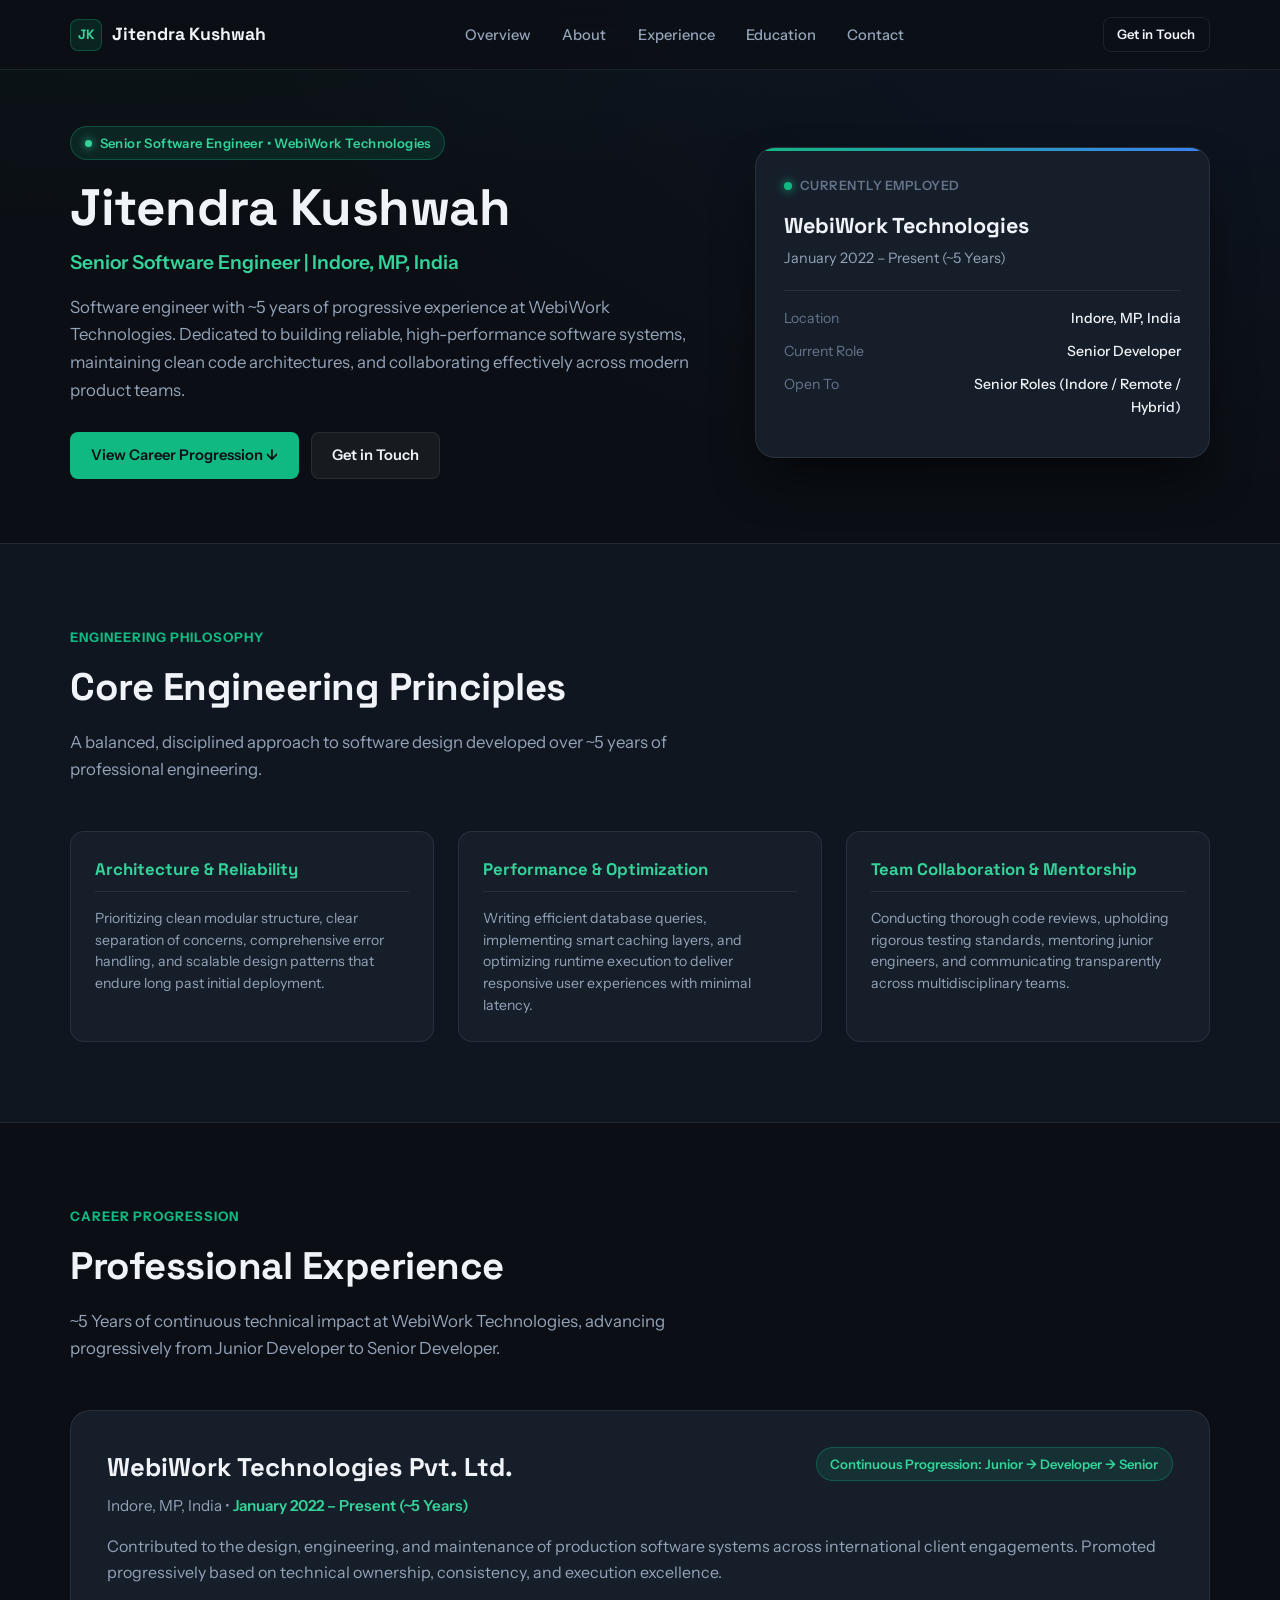
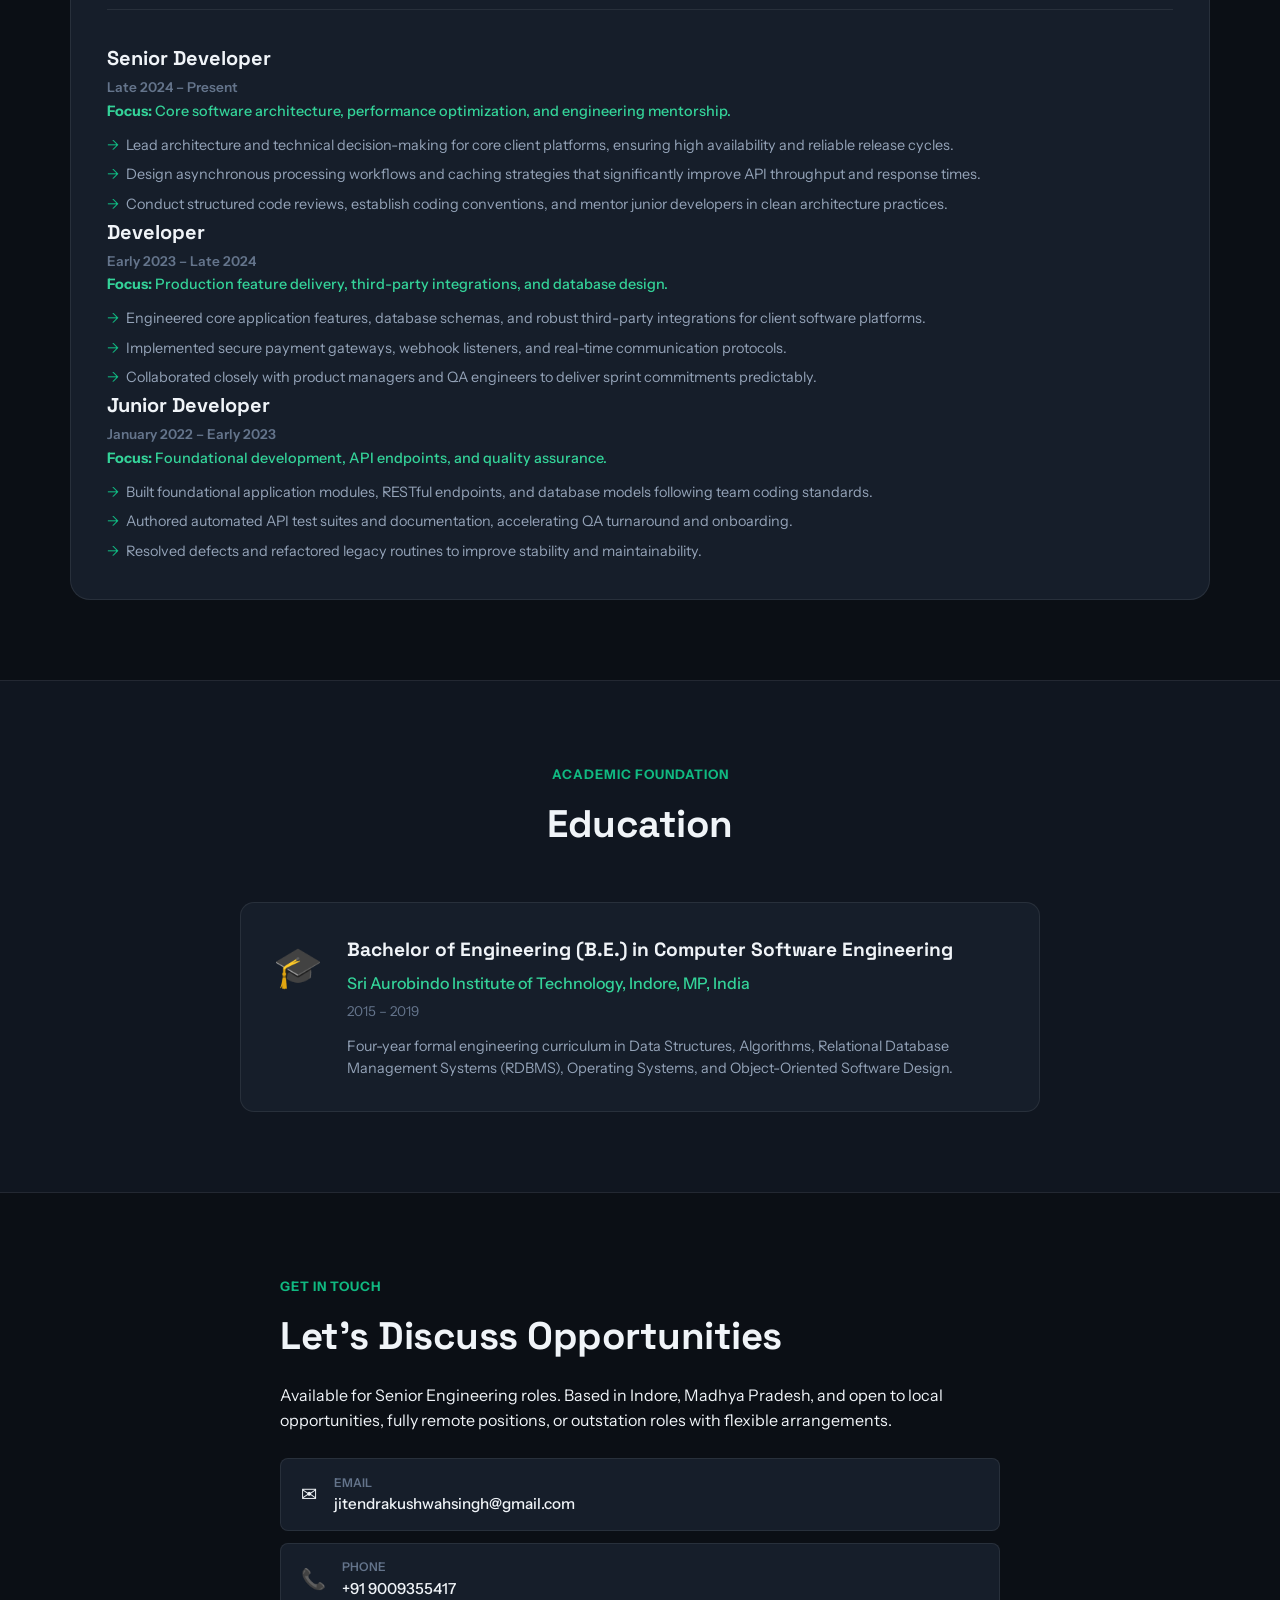
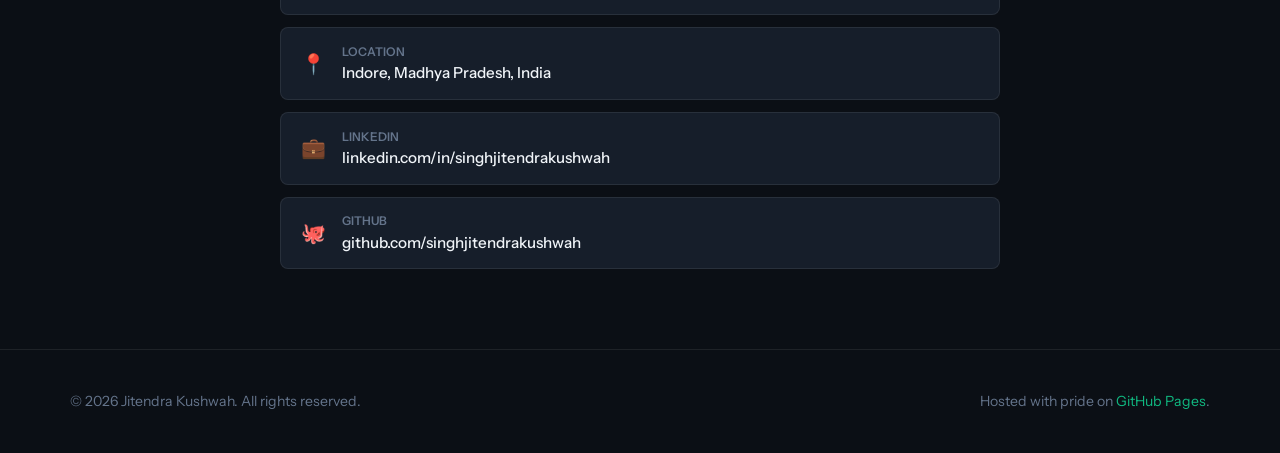
<file: index.html>
<!DOCTYPE html>
<html lang="en">
  <head>
    <meta charset="UTF-8" />
    <meta name="viewport" content="width=device-width, initial-scale=1" />
    <meta
      name="description"
      content="Jitendra Kushwah — Senior Software Engineer with ~5 years of experience at WebiWork Technologies, Indore, MP, India."
    />
    <title>Jitendra Kushwah — Senior Software Engineer | Portfolio</title>
    <link rel="preconnect" href="https://fonts.googleapis.com" />
    <link rel="preconnect" href="https://fonts.gstatic.com" crossorigin />
    <link
      href="https://fonts.googleapis.com/css2?family=Instrument+Sans:ital,wght@0,400;0,500;0,600;0,700;1,400&family=Space+Grotesk:wght@500;600;700&display=swap"
      rel="stylesheet"
    />
    <link rel="stylesheet" href="css/styles.css" />
  </head>
  <body>
    <a class="skip-link" href="#main">Skip to content</a>

    <header class="site-header">
      <div class="wrap header-inner">
        <a class="logo" href="#top">
          <span class="logo-mark">JK</span>
          <span class="logo-text">Jitendra Kushwah</span>
        </a>

        <button class="nav-toggle" type="button" aria-expanded="false" aria-controls="site-nav">
          <span class="sr-only">Toggle navigation</span>
          <span class="nav-toggle-bar"></span>
        </button>

        <nav id="site-nav" class="site-nav" aria-label="Primary">
          <ul class="nav-list">
            <li><a href="#top">Overview</a></li>
            <li><a href="#about">About</a></li>
            <li><a href="#experience">Experience</a></li>
            <li><a href="#education">Education</a></li>
            <li><a href="#contact">Contact</a></li>
          </ul>
        </nav>

        <div class="header-cta-group">
          <a href="#contact" class="btn btn-sm btn-outline">
            <span>Get in Touch</span>
          </a>
        </div>
      </div>
    </header>

    <main id="main">
      <!-- HERO SECTION -->
      <section class="hero" id="top" aria-labelledby="hero-title">
        <div class="wrap">
          <div class="hero-grid">
            <div class="hero-copy">
              <div class="eyebrow-wrap">
                <span class="status-indicator"></span>
                <p class="eyebrow">Senior Software Engineer • WebiWork Technologies</p>
              </div>
              <h1 id="hero-title" class="hero-name">Jitendra Kushwah</h1>
              <p class="hero-subtitle">Senior Software Engineer | Indore, MP, India</p>
              <p class="hero-tagline">
                Software engineer with ~5 years of progressive experience at WebiWork Technologies. Dedicated to building reliable, high-performance software systems, maintaining clean code architectures, and collaborating effectively across modern product teams.
              </p>
              
              <div class="hero-actions">
                <a class="btn btn-primary" href="#experience">
                  <span>View Career Progression ↓</span>
                </a>
                <a class="btn btn-ghost" href="#contact">Get in Touch</a>
              </div>
            </div>

            <div class="hero-card" aria-hidden="true">
              <div class="hero-card-inner">
                <div class="hero-card-header">
                  <span class="pulse-dot"></span>
                  <p class="hero-card-status">Currently Employed</p>
                </div>
                <h3 class="hero-card-company">WebiWork Technologies</h3>
                <p class="hero-card-tenure">January 2022 – Present (~5 Years)</p>
                <div class="hero-card-divider"></div>
                <div class="hero-card-detail">
                  <span class="detail-label">Location</span>
                  <span class="detail-val">Indore, MP, India</span>
                </div>
                <div class="hero-card-detail">
                  <span class="detail-label">Current Role</span>
                  <span class="detail-val">Senior Developer</span>
                </div>
                <div class="hero-card-detail">
                  <span class="detail-label">Open To</span>
                  <span class="detail-val">Senior Roles (Indore / Remote / Hybrid)</span>
                </div>
              </div>
            </div>
          </div>
        </div>
      </section>

      <!-- ABOUT / CORE PILLARS SECTION -->
      <section class="section section-alt" id="about">
        <div class="wrap">
          <div class="section-header">
            <span class="section-eyebrow">Engineering Philosophy</span>
            <h2 class="section-title">Core Engineering Principles</h2>
            <p class="section-lead">
              A balanced, disciplined approach to software design developed over ~5 years of professional engineering.
            </p>
          </div>

          <div class="skills-category-grid">
            <div class="skill-category-card">
              <h3 class="skill-category-title">Architecture & Reliability</h3>
              <p class="project-desc" style="margin: 0; font-size: 0.88rem; line-height: 1.55;">
                Prioritizing clean modular structure, clear separation of concerns, comprehensive error handling, and scalable design patterns that endure long past initial deployment.
              </p>
            </div>

            <div class="skill-category-card">
              <h3 class="skill-category-title">Performance & Optimization</h3>
              <p class="project-desc" style="margin: 0; font-size: 0.88rem; line-height: 1.55;">
                Writing efficient database queries, implementing smart caching layers, and optimizing runtime execution to deliver responsive user experiences with minimal latency.
              </p>
            </div>

            <div class="skill-category-card">
              <h3 class="skill-category-title">Team Collaboration & Mentorship</h3>
              <p class="project-desc" style="margin: 0; font-size: 0.88rem; line-height: 1.55;">
                Conducting thorough code reviews, upholding rigorous testing standards, mentoring junior engineers, and communicating transparently across multidisciplinary teams.
              </p>
            </div>
          </div>
        </div>
      </section>

      <!-- EXPERIENCE SECTION -->
      <section class="section" id="experience">
        <div class="wrap">
          <div class="section-header">
            <span class="section-eyebrow">Career Progression</span>
            <h2 class="section-title">Professional Experience</h2>
            <p class="section-lead">
              ~5 Years of continuous technical impact at WebiWork Technologies, advancing progressively from Junior Developer to Senior Developer.
            </p>
          </div>

          <div class="experience-timeline">
            <div class="company-card">
              <div class="company-header">
                <div>
                  <h3 class="company-name">WebiWork Technologies Pvt. Ltd.</h3>
                  <p class="company-meta">Indore, MP, India • <span class="tenure-badge">January 2022 – Present (~5 Years)</span></p>
                </div>
                <span class="company-growth-tag">Continuous Progression: Junior → Developer → Senior</span>
              </div>
              <p class="company-overview">
                Contributed to the design, engineering, and maintenance of production software systems across international client engagements. Promoted progressively based on technical ownership, consistency, and execution excellence.
              </p>
              
              <div class="role-stack">
                <div class="role-item">
                  <div class="role-top">
                    <h4 class="role-title">Senior Developer</h4>
                    <span class="role-period">Late 2024 – Present</span>
                  </div>
                  <p class="role-focus"><strong>Focus:</strong> Core software architecture, performance optimization, and engineering mentorship.</p>
                  <ul class="role-bullets">
                    <li>Lead architecture and technical decision-making for core client platforms, ensuring high availability and reliable release cycles.</li>
                    <li>Design asynchronous processing workflows and caching strategies that significantly improve API throughput and response times.</li>
                    <li>Conduct structured code reviews, establish coding conventions, and mentor junior developers in clean architecture practices.</li>
                  </ul>
                </div>

                <div class="role-item">
                  <div class="role-top">
                    <h4 class="role-title">Developer</h4>
                    <span class="role-period">Early 2023 – Late 2024</span>
                  </div>
                  <p class="role-focus"><strong>Focus:</strong> Production feature delivery, third-party integrations, and database design.</p>
                  <ul class="role-bullets">
                    <li>Engineered core application features, database schemas, and robust third-party integrations for client software platforms.</li>
                    <li>Implemented secure payment gateways, webhook listeners, and real-time communication protocols.</li>
                    <li>Collaborated closely with product managers and QA engineers to deliver sprint commitments predictably.</li>
                  </ul>
                </div>

                <div class="role-item">
                  <div class="role-top">
                    <h4 class="role-title">Junior Developer</h4>
                    <span class="role-period">January 2022 – Early 2023</span>
                  </div>
                  <p class="role-focus"><strong>Focus:</strong> Foundational development, API endpoints, and quality assurance.</p>
                  <ul class="role-bullets">
                    <li>Built foundational application modules, RESTful endpoints, and database models following team coding standards.</li>
                    <li>Authored automated API test suites and documentation, accelerating QA turnaround and onboarding.</li>
                    <li>Resolved defects and refactored legacy routines to improve stability and maintainability.</li>
                  </ul>
                </div>
              </div>
            </div>
          </div>
        </div>
      </section>

      <!-- EDUCATION SECTION -->
      <section class="section section-alt" id="education">
        <div class="wrap narrow">
          <div class="section-header text-center">
            <span class="section-eyebrow">Academic Foundation</span>
            <h2 class="section-title">Education</h2>
          </div>

          <div class="education-card">
            <div class="education-icon">🎓</div>
            <div class="education-details">
              <h3>Bachelor of Engineering (B.E.) in Computer Software Engineering</h3>
              <p class="education-inst">Sri Aurobindo Institute of Technology, Indore, MP, India</p>
              <p class="education-years">2015 – 2019</p>
              <p class="education-notes">
                Four-year formal engineering curriculum in Data Structures, Algorithms, Relational Database Management Systems (RDBMS), Operating Systems, and Object-Oriented Software Design.
              </p>
            </div>
          </div>
        </div>
      </section>

      <!-- CONTACT SECTION -->
      <section class="section cta-section" id="contact">
        <div class="wrap">
          <div class="contact-grid" style="grid-template-columns: 1fr; max-width: 720px; margin: 0 auto;">
            <div class="contact-info">
              <span class="section-eyebrow">Get in Touch</span>
              <h2 class="section-title">Let's Discuss Opportunities</h2>
              <p class="cta-text">
                Available for Senior Engineering roles. Based in Indore, Madhya Pradesh, and open to local opportunities, fully remote positions, or outstation roles with flexible arrangements.
              </p>

              <div class="contact-links-list">
                <a href="mailto:jitendrakushwahsingh@gmail.com" class="contact-link-item">
                  <span class="link-icon">✉️</span>
                  <div>
                    <span class="link-label">Email</span>
                    <span class="link-value">jitendrakushwahsingh@gmail.com</span>
                  </div>
                </a>
                <a href="tel:+919009355417" class="contact-link-item">
                  <span class="link-icon">📞</span>
                  <div>
                    <span class="link-label">Phone</span>
                    <span class="link-value">+91 9009355417</span>
                  </div>
                </a>
                <div class="contact-link-item">
                  <span class="link-icon">📍</span>
                  <div>
                    <span class="link-label">Location</span>
                    <span class="link-value">Indore, Madhya Pradesh, India</span>
                  </div>
                </div>
                <a href="https://linkedin.com/in/singhjitendrakushwah" target="_blank" rel="noopener noreferrer" class="contact-link-item">
                  <span class="link-icon">💼</span>
                  <div>
                    <span class="link-label">LinkedIn</span>
                    <span class="link-value">linkedin.com/in/singhjitendrakushwah</span>
                  </div>
                </a>
                <a href="https://github.com/singhjitendrakushwah" target="_blank" rel="noopener noreferrer" class="contact-link-item">
                  <span class="link-icon">🐙</span>
                  <div>
                    <span class="link-label">GitHub</span>
                    <span class="link-value">github.com/singhjitendrakushwah</span>
                  </div>
                </a>
              </div>
            </div>
          </div>
        </div>
      </section>
    </main>

    <footer class="site-footer">
      <div class="wrap footer-inner">
        <p>© 2026 Jitendra Kushwah. All rights reserved.</p>
        <p class="footer-note">Hosted with pride on <a href="https://pages.github.com/" target="_blank" rel="noopener noreferrer">GitHub Pages</a>.</p>
      </div>
    </footer>

    <script>
      (function() {
        var toggle = document.querySelector('.nav-toggle');
        var nav = document.getElementById('site-nav');
        if (toggle && nav) {
          toggle.addEventListener('click', function() {
            var isOpen = nav.classList.toggle('is-open');
            toggle.setAttribute('aria-expanded', String(isOpen));
          });
          nav.querySelectorAll('a').forEach(function(link) {
            link.addEventListener('click', function() {
              nav.classList.remove('is-open');
              toggle.setAttribute('aria-expanded', 'false');
            });
          });
        }
      })();
    </script>
  </body>
</html>
</file>
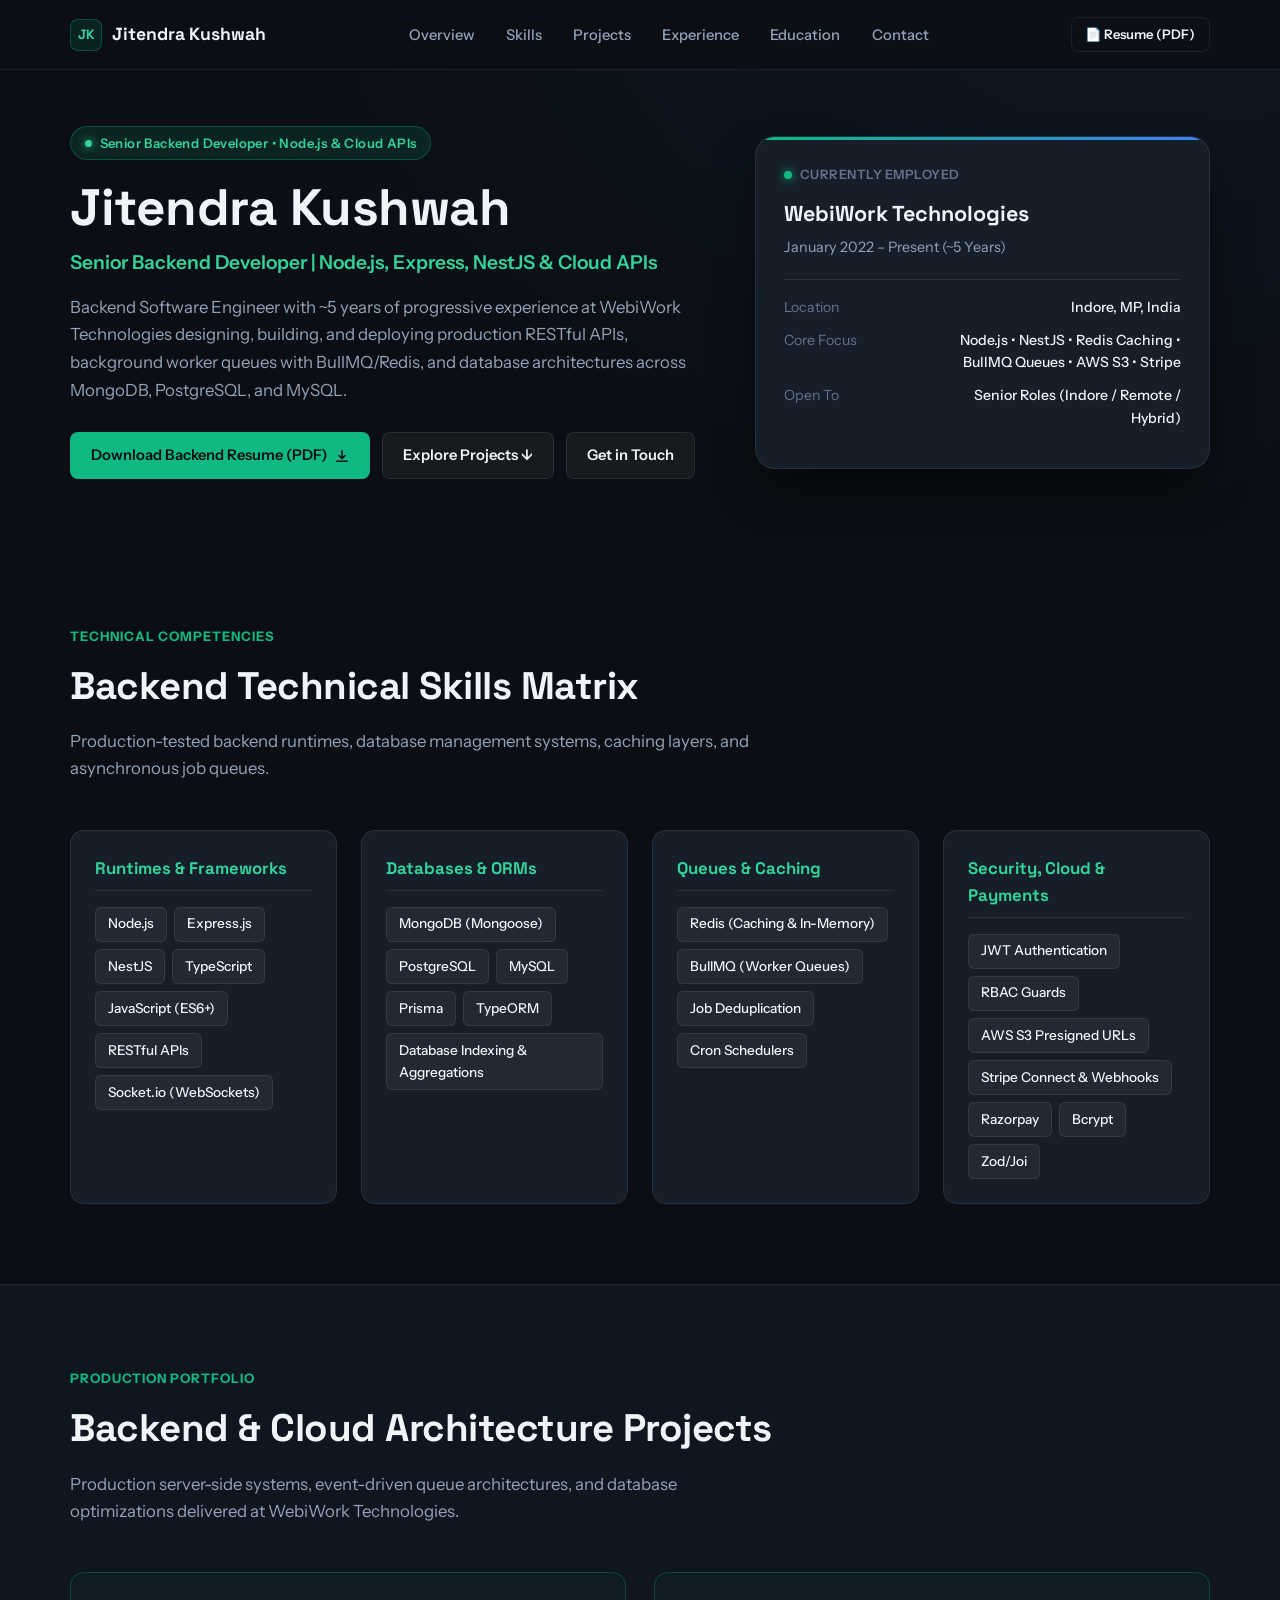
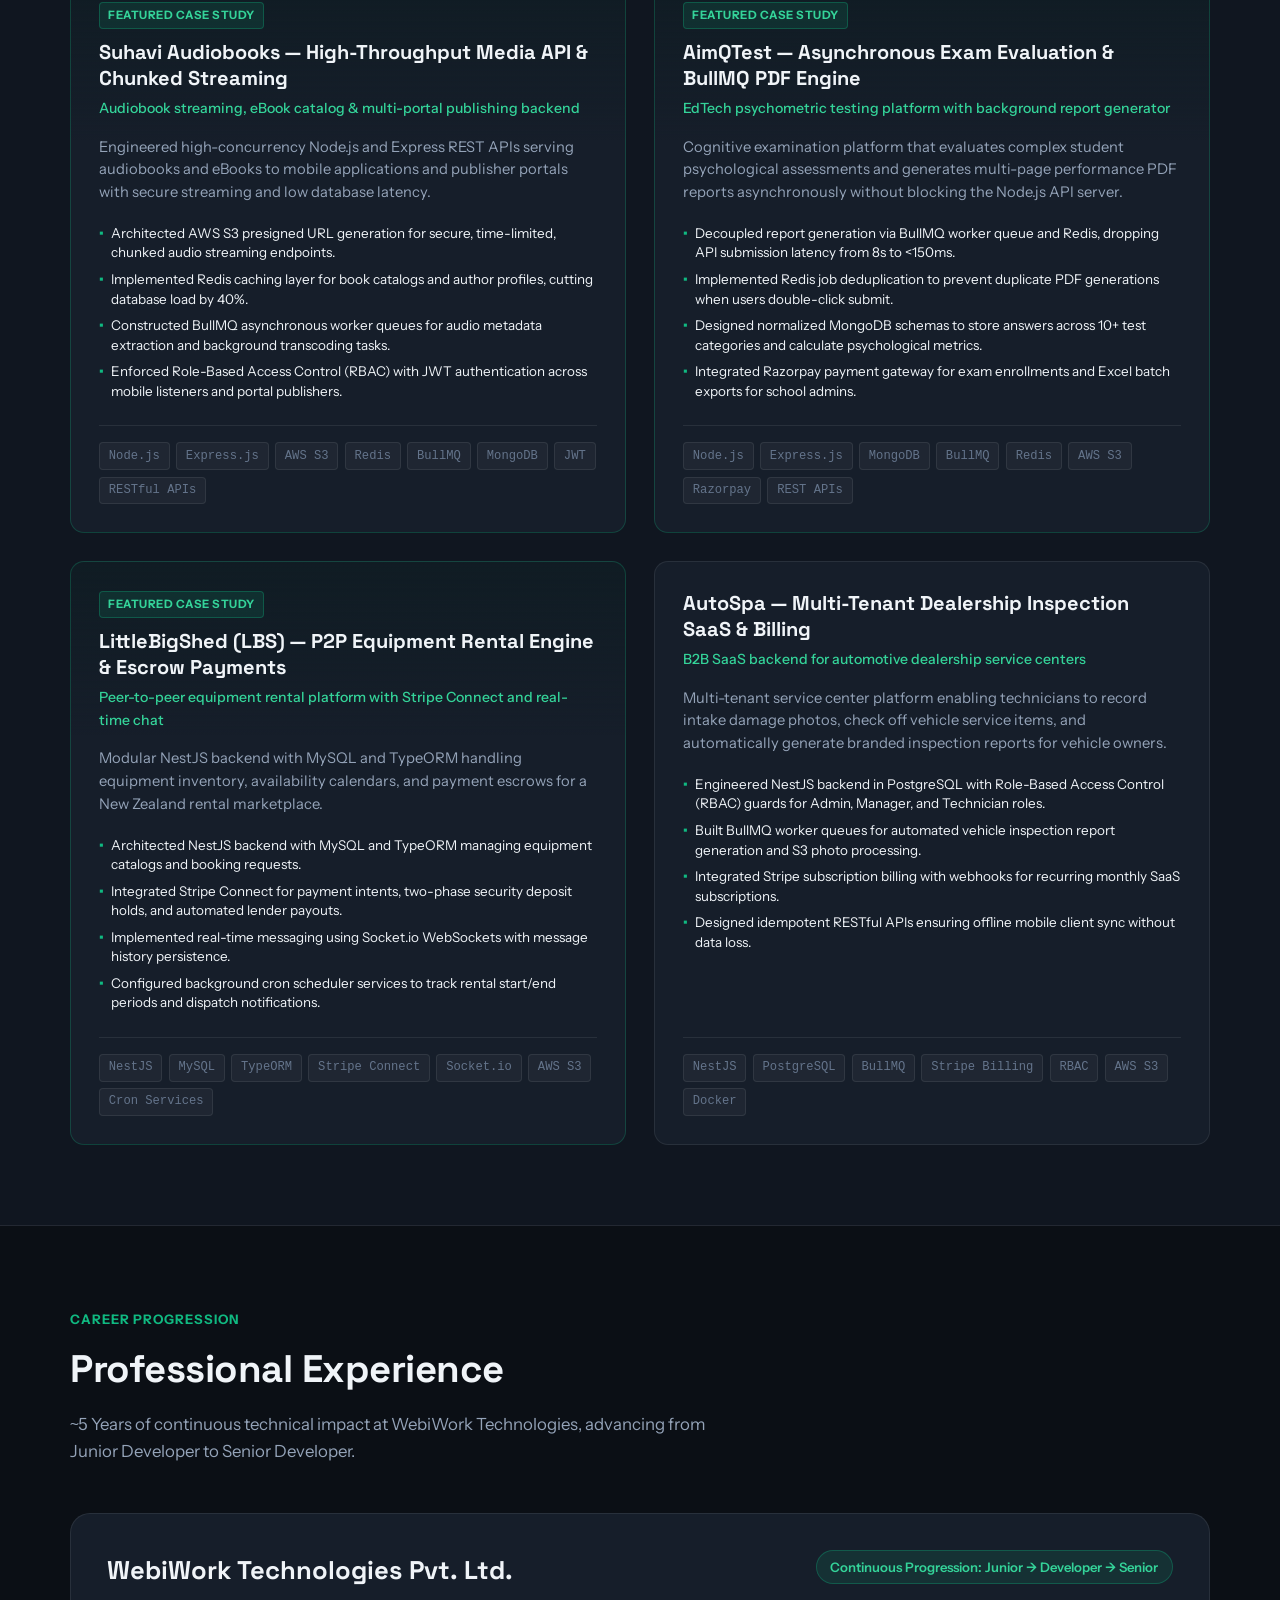
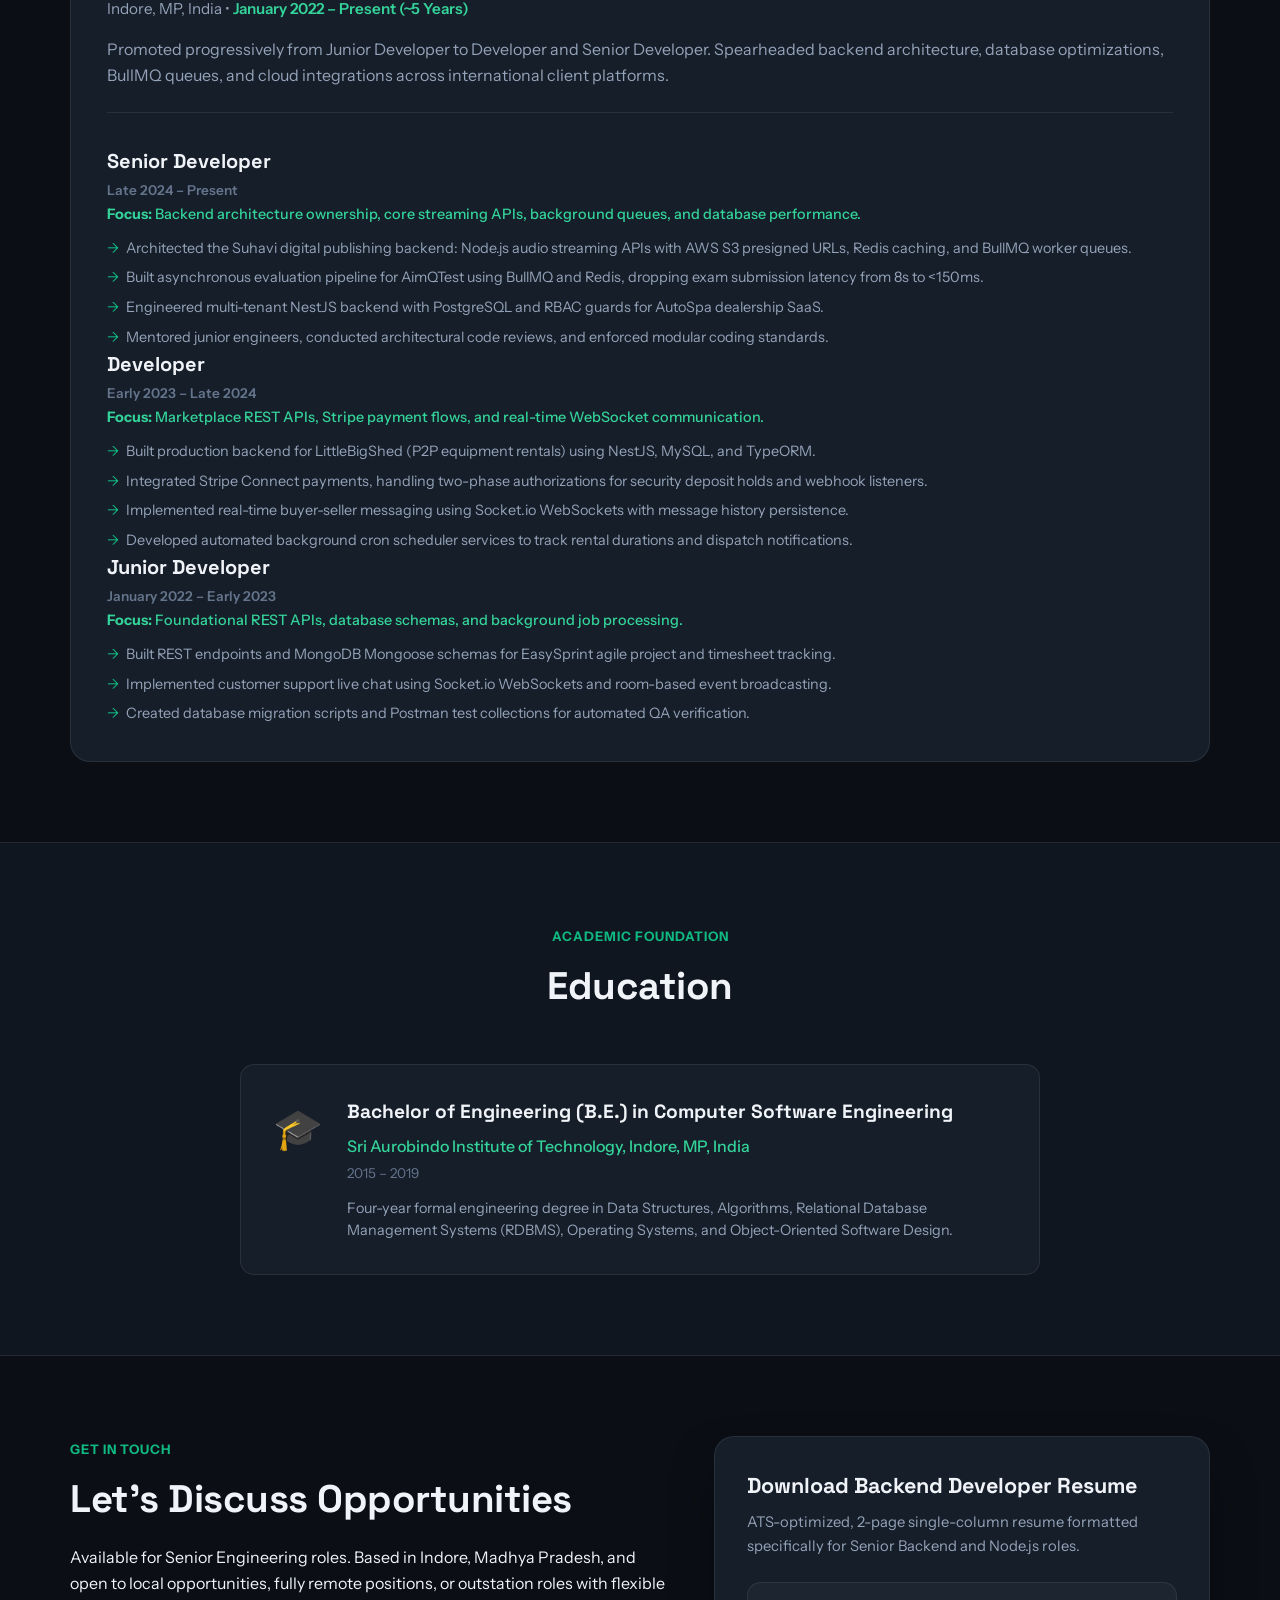
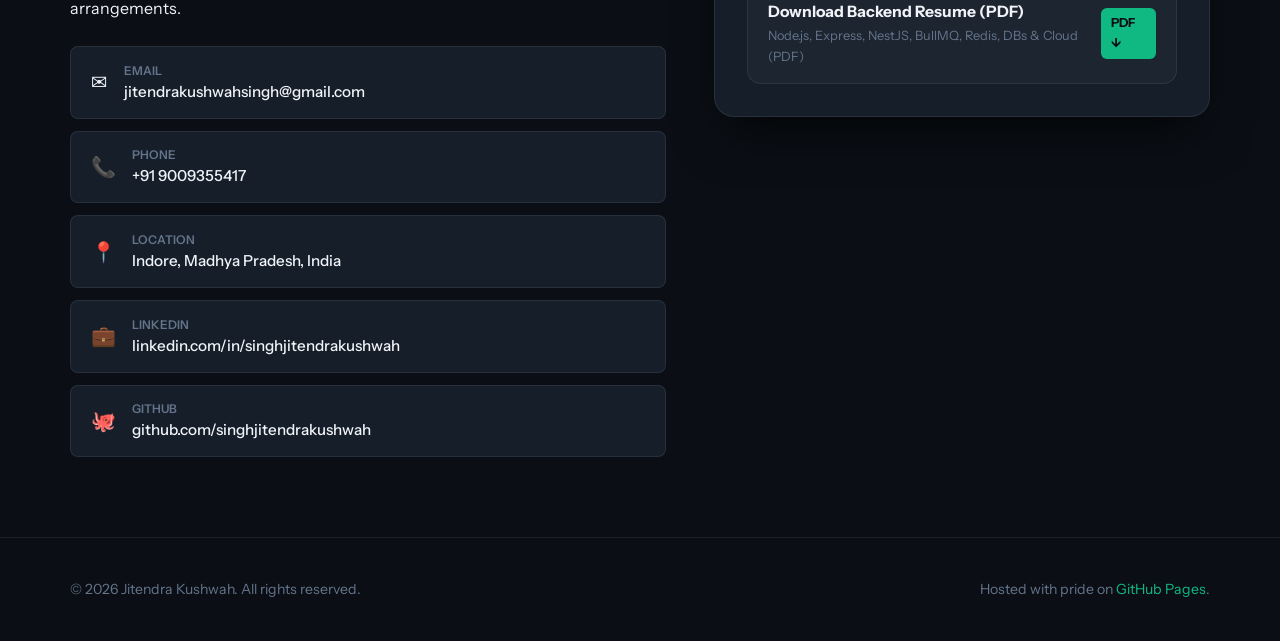
<file: backend/index.html>
<!DOCTYPE html>
<html lang="en">
  <head>
    <meta charset="UTF-8" />
    <meta name="viewport" content="width=device-width, initial-scale=1" />
    <meta name="description" content="Senior Backend Software Engineer with ~5 years of experience at WebiWork Technologies building production RESTful APIs, BullMQ worker queues, Redis caching, and robust database architectures across PostgreSQL and MongoDB." />
    <title>Jitendra Kushwah — Senior Backend Developer | Node.js, Express, NestJS & Cloud APIs</title>
    <link rel="preconnect" href="https://fonts.googleapis.com" />
    <link rel="preconnect" href="https://fonts.gstatic.com" crossorigin />
    <link
      href="https://fonts.googleapis.com/css2?family=Instrument+Sans:ital,wght@0,400;0,500;0,600;0,700;1,400&family=Space+Grotesk:wght@500;600;700&display=swap"
      rel="stylesheet"
    />
    <link rel="stylesheet" href="../css/styles.css" />
  </head>
  <body>
    <a class="skip-link" href="#main">Skip to content</a>

    <header class="site-header">
      <div class="wrap header-inner">
        <a class="logo" href="#top">
          <span class="logo-mark">JK</span>
          <span class="logo-text">Jitendra Kushwah</span>
        </a>

        <button class="nav-toggle" type="button" aria-expanded="false" aria-controls="site-nav">
          <span class="sr-only">Toggle navigation</span>
          <span class="nav-toggle-bar"></span>
        </button>

        <nav id="site-nav" class="site-nav" aria-label="Primary">
          <ul class="nav-list">
            <li><a href="#top">Overview</a></li>
            <li><a href="#skills">Skills</a></li>
            <li><a href="#projects">Projects</a></li>
            <li><a href="#experience">Experience</a></li>
            <li><a href="#education">Education</a></li>
            <li><a href="#contact">Contact</a></li>
          </ul>
        </nav>

        <div class="header-cta-group">
          <a href="../backend_developer_resume.pdf" target="_blank" class="btn btn-sm btn-outline">
            <span>📄 Resume (PDF)</span>
          </a>
        </div>
      </div>
    </header>

    <main id="main">
      <!-- HERO SECTION -->
      <section class="hero" id="top" aria-labelledby="hero-title">
        <div class="wrap">
          <div class="hero-grid">
            <div class="hero-copy">
              <div class="eyebrow-wrap">
                <span class="status-indicator"></span>
                <p class="eyebrow">Senior Backend Developer • Node.js & Cloud APIs</p>
              </div>
              <h1 id="hero-title" class="hero-name">Jitendra Kushwah</h1>
              <p class="hero-subtitle">Senior Backend Developer | Node.js, Express, NestJS & Cloud APIs</p>
              <p class="hero-tagline">Backend Software Engineer with ~5 years of progressive experience at WebiWork Technologies designing, building, and deploying production RESTful APIs, background worker queues with BullMQ/Redis, and database architectures across MongoDB, PostgreSQL, and MySQL.</p>
              
              <div class="hero-actions">
                <a class="btn btn-primary" href="../backend_developer_resume.pdf" target="_blank">
                  <span>Download Backend Resume (PDF)</span>
                  <svg width="14" height="14" viewBox="0 0 16 16" fill="none">
                    <path d="M8 2V11M8 11L4.5 7.5M8 11L11.5 7.5M2 14H14" stroke="currentColor" stroke-width="1.8" stroke-linecap="round" stroke-linejoin="round"/>
                  </svg>
                </a>
                <a class="btn btn-ghost" href="#projects">Explore Projects ↓</a>
                <a class="btn btn-ghost" href="#contact">Get in Touch</a>
              </div>
            </div>

            <div class="hero-card" aria-hidden="true">
              <div class="hero-card-inner">
                <div class="hero-card-header">
                  <span class="pulse-dot"></span>
                  <p class="hero-card-status">Currently Employed</p>
                </div>
                <h3 class="hero-card-company">WebiWork Technologies</h3>
                <p class="hero-card-tenure">January 2022 – Present (~5 Years)</p>
                <div class="hero-card-divider"></div>
                <div class="hero-card-detail">
                  <span class="detail-label">Location</span>
                  <span class="detail-val">Indore, MP, India</span>
                </div>
                <div class="hero-card-detail">
                  <span class="detail-label">Core Focus</span>
                  <span class="detail-val">Node.js • NestJS • Redis Caching • BullMQ Queues • AWS S3 • Stripe</span>
                </div>
                <div class="hero-card-detail">
                  <span class="detail-label">Open To</span>
                  <span class="detail-val">Senior Roles (Indore / Remote / Hybrid)</span>
                </div>
              </div>
            </div>
          </div>
        </div>
      </section>

      <!-- SKILLS SECTION -->
      <section class="section" id="skills">
        <div class="wrap">
          <div class="section-header">
            <span class="section-eyebrow">Technical Competencies</span>
            <h2 class="section-title">Backend Technical Skills Matrix</h2>
            <p class="section-lead">Production-tested backend runtimes, database management systems, caching layers, and asynchronous job queues.</p>
          </div>

<div class="skills-category-grid">
  <div class="skill-category-card">
    <h3 class="skill-category-title">Runtimes & Frameworks</h3>
    <ul class="skill-tag-list">
      <li class="skill-tag">Node.js</li>
      <li class="skill-tag">Express.js</li>
      <li class="skill-tag">NestJS</li>
      <li class="skill-tag">TypeScript</li>
      <li class="skill-tag">JavaScript (ES6+)</li>
      <li class="skill-tag">RESTful APIs</li>
      <li class="skill-tag">Socket.io (WebSockets)</li>
    </ul>
  </div>
  <div class="skill-category-card">
    <h3 class="skill-category-title">Databases & ORMs</h3>
    <ul class="skill-tag-list">
      <li class="skill-tag">MongoDB (Mongoose)</li>
      <li class="skill-tag">PostgreSQL</li>
      <li class="skill-tag">MySQL</li>
      <li class="skill-tag">Prisma</li>
      <li class="skill-tag">TypeORM</li>
      <li class="skill-tag">Database Indexing & Aggregations</li>
    </ul>
  </div>
  <div class="skill-category-card">
    <h3 class="skill-category-title">Queues & Caching</h3>
    <ul class="skill-tag-list">
      <li class="skill-tag">Redis (Caching & In-Memory)</li>
      <li class="skill-tag">BullMQ (Worker Queues)</li>
      <li class="skill-tag">Job Deduplication</li>
      <li class="skill-tag">Cron Schedulers</li>
    </ul>
  </div>
  <div class="skill-category-card">
    <h3 class="skill-category-title">Security, Cloud & Payments</h3>
    <ul class="skill-tag-list">
      <li class="skill-tag">JWT Authentication</li>
      <li class="skill-tag">RBAC Guards</li>
      <li class="skill-tag">AWS S3 Presigned URLs</li>
      <li class="skill-tag">Stripe Connect & Webhooks</li>
      <li class="skill-tag">Razorpay</li>
      <li class="skill-tag">Bcrypt</li>
      <li class="skill-tag">Zod/Joi</li>
    </ul>
  </div>
</div>
        </div>
      </section>

      <!-- PROJECTS SECTION -->
      <section class="section section-alt" id="projects">
        <div class="wrap">
          <div class="section-header">
            <span class="section-eyebrow">Production Portfolio</span>
            <h2 class="section-title">Backend & Cloud Architecture Projects</h2>
            <p class="section-lead">Production server-side systems, event-driven queue architectures, and database optimizations delivered at WebiWork Technologies.</p>
          </div>

<div class="project-grid">
  <article class="project-card featured-card">
    <div class="project-card-header">
      <span class="featured-badge">Featured Case Study</span>
      <h3 class="project-title">Suhavi Audiobooks — High-Throughput Media API & Chunked Streaming</h3>
      <p class="project-tagline">Audiobook streaming, eBook catalog & multi-portal publishing backend</p>
    </div>
    <p class="project-desc">Engineered high-concurrency Node.js and Express REST APIs serving audiobooks and eBooks to mobile applications and publisher portals with secure streaming and low database latency.</p>
    <ul class="project-highlights">
      <li>Architected AWS S3 presigned URL generation for secure, time-limited, chunked audio streaming endpoints.</li>
      <li>Implemented Redis caching layer for book catalogs and author profiles, cutting database load by 40%.</li>
      <li>Constructed BullMQ asynchronous worker queues for audio metadata extraction and background transcoding tasks.</li>
      <li>Enforced Role-Based Access Control (RBAC) with JWT authentication across mobile listeners and portal publishers.</li>
    </ul>
    <div class="project-tags-wrap">
      <span class="proj-badge">Node.js</span>
      <span class="proj-badge">Express.js</span>
      <span class="proj-badge">AWS S3</span>
      <span class="proj-badge">Redis</span>
      <span class="proj-badge">BullMQ</span>
      <span class="proj-badge">MongoDB</span>
      <span class="proj-badge">JWT</span>
      <span class="proj-badge">RESTful APIs</span>
    </div>
  </article>
  <article class="project-card featured-card">
    <div class="project-card-header">
      <span class="featured-badge">Featured Case Study</span>
      <h3 class="project-title">AimQTest — Asynchronous Exam Evaluation & BullMQ PDF Engine</h3>
      <p class="project-tagline">EdTech psychometric testing platform with background report generator</p>
    </div>
    <p class="project-desc">Cognitive examination platform that evaluates complex student psychological assessments and generates multi-page performance PDF reports asynchronously without blocking the Node.js API server.</p>
    <ul class="project-highlights">
      <li>Decoupled report generation via BullMQ worker queue and Redis, dropping API submission latency from 8s to <150ms.</li>
      <li>Implemented Redis job deduplication to prevent duplicate PDF generations when users double-click submit.</li>
      <li>Designed normalized MongoDB schemas to store answers across 10+ test categories and calculate psychological metrics.</li>
      <li>Integrated Razorpay payment gateway for exam enrollments and Excel batch exports for school admins.</li>
    </ul>
    <div class="project-tags-wrap">
      <span class="proj-badge">Node.js</span>
      <span class="proj-badge">Express.js</span>
      <span class="proj-badge">MongoDB</span>
      <span class="proj-badge">BullMQ</span>
      <span class="proj-badge">Redis</span>
      <span class="proj-badge">AWS S3</span>
      <span class="proj-badge">Razorpay</span>
      <span class="proj-badge">REST APIs</span>
    </div>
  </article>
  <article class="project-card featured-card">
    <div class="project-card-header">
      <span class="featured-badge">Featured Case Study</span>
      <h3 class="project-title">LittleBigShed (LBS) — P2P Equipment Rental Engine & Escrow Payments</h3>
      <p class="project-tagline">Peer-to-peer equipment rental platform with Stripe Connect and real-time chat</p>
    </div>
    <p class="project-desc">Modular NestJS backend with MySQL and TypeORM handling equipment inventory, availability calendars, and payment escrows for a New Zealand rental marketplace.</p>
    <ul class="project-highlights">
      <li>Architected NestJS backend with MySQL and TypeORM managing equipment catalogs and booking requests.</li>
      <li>Integrated Stripe Connect for payment intents, two-phase security deposit holds, and automated lender payouts.</li>
      <li>Implemented real-time messaging using Socket.io WebSockets with message history persistence.</li>
      <li>Configured background cron scheduler services to track rental start/end periods and dispatch notifications.</li>
    </ul>
    <div class="project-tags-wrap">
      <span class="proj-badge">NestJS</span>
      <span class="proj-badge">MySQL</span>
      <span class="proj-badge">TypeORM</span>
      <span class="proj-badge">Stripe Connect</span>
      <span class="proj-badge">Socket.io</span>
      <span class="proj-badge">AWS S3</span>
      <span class="proj-badge">Cron Services</span>
    </div>
  </article>
  <article class="project-card">
    <div class="project-card-header">
      <h3 class="project-title">AutoSpa — Multi-Tenant Dealership Inspection SaaS & Billing</h3>
      <p class="project-tagline">B2B SaaS backend for automotive dealership service centers</p>
    </div>
    <p class="project-desc">Multi-tenant service center platform enabling technicians to record intake damage photos, check off vehicle service items, and automatically generate branded inspection reports for vehicle owners.</p>
    <ul class="project-highlights">
      <li>Engineered NestJS backend in PostgreSQL with Role-Based Access Control (RBAC) guards for Admin, Manager, and Technician roles.</li>
      <li>Built BullMQ worker queues for automated vehicle inspection report generation and S3 photo processing.</li>
      <li>Integrated Stripe subscription billing with webhooks for recurring monthly SaaS subscriptions.</li>
      <li>Designed idempotent RESTful APIs ensuring offline mobile client sync without data loss.</li>
    </ul>
    <div class="project-tags-wrap">
      <span class="proj-badge">NestJS</span>
      <span class="proj-badge">PostgreSQL</span>
      <span class="proj-badge">BullMQ</span>
      <span class="proj-badge">Stripe Billing</span>
      <span class="proj-badge">RBAC</span>
      <span class="proj-badge">AWS S3</span>
      <span class="proj-badge">Docker</span>
    </div>
  </article>
</div>
        </div>
      </section>

      <!-- EXPERIENCE SECTION -->
      <section class="section" id="experience">
        <div class="wrap">
          <div class="section-header">
            <span class="section-eyebrow">Career Progression</span>
            <h2 class="section-title">Professional Experience</h2>
            <p class="section-lead">
              ~5 Years of continuous technical impact at WebiWork Technologies, advancing from Junior Developer to Senior Developer.
            </p>
          </div>

          <div class="experience-timeline">
<div class="company-card">
  <div class="company-header">
    <div>
      <h3 class="company-name">WebiWork Technologies Pvt. Ltd.</h3>
      <p class="company-meta">Indore, MP, India • <span class="tenure-badge">January 2022 – Present (~5 Years)</span></p>
    </div>
    <span class="company-growth-tag">Continuous Progression: Junior → Developer → Senior</span>
  </div>
  <p class="company-overview">Promoted progressively from Junior Developer to Developer and Senior Developer. Spearheaded backend architecture, database optimizations, BullMQ queues, and cloud integrations across international client platforms.</p>
  <div class="role-stack">
    <div class="role-item">
      <div class="role-top">
        <h4 class="role-title">Senior Developer</h4>
        <span class="role-period">Late 2024 – Present</span>
      </div>
      <p class="role-focus"><strong>Focus:</strong> Backend architecture ownership, core streaming APIs, background queues, and database performance.</p>
      <ul class="role-bullets">
        <li>Architected the Suhavi digital publishing backend: Node.js audio streaming APIs with AWS S3 presigned URLs, Redis caching, and BullMQ worker queues.</li>
        <li>Built asynchronous evaluation pipeline for AimQTest using BullMQ and Redis, dropping exam submission latency from 8s to <150ms.</li>
        <li>Engineered multi-tenant NestJS backend with PostgreSQL and RBAC guards for AutoSpa dealership SaaS.</li>
        <li>Mentored junior engineers, conducted architectural code reviews, and enforced modular coding standards.</li>
      </ul>
    </div>
    <div class="role-item">
      <div class="role-top">
        <h4 class="role-title">Developer</h4>
        <span class="role-period">Early 2023 – Late 2024</span>
      </div>
      <p class="role-focus"><strong>Focus:</strong> Marketplace REST APIs, Stripe payment flows, and real-time WebSocket communication.</p>
      <ul class="role-bullets">
        <li>Built production backend for LittleBigShed (P2P equipment rentals) using NestJS, MySQL, and TypeORM.</li>
        <li>Integrated Stripe Connect payments, handling two-phase authorizations for security deposit holds and webhook listeners.</li>
        <li>Implemented real-time buyer-seller messaging using Socket.io WebSockets with message history persistence.</li>
        <li>Developed automated background cron scheduler services to track rental durations and dispatch notifications.</li>
      </ul>
    </div>
    <div class="role-item">
      <div class="role-top">
        <h4 class="role-title">Junior Developer</h4>
        <span class="role-period">January 2022 – Early 2023</span>
      </div>
      <p class="role-focus"><strong>Focus:</strong> Foundational REST APIs, database schemas, and background job processing.</p>
      <ul class="role-bullets">
        <li>Built REST endpoints and MongoDB Mongoose schemas for EasySprint agile project and timesheet tracking.</li>
        <li>Implemented customer support live chat using Socket.io WebSockets and room-based event broadcasting.</li>
        <li>Created database migration scripts and Postman test collections for automated QA verification.</li>
      </ul>
    </div>
  </div>
</div>
          </div>
        </div>
      </section>

      <!-- EDUCATION SECTION -->
      <section class="section section-alt" id="education">
        <div class="wrap narrow">
          <div class="section-header text-center">
            <span class="section-eyebrow">Academic Foundation</span>
            <h2 class="section-title">Education</h2>
          </div>

          <div class="education-card">
            <div class="education-icon">🎓</div>
            <div class="education-details">
              <h3>Bachelor of Engineering (B.E.) in Computer Software Engineering</h3>
              <p class="education-inst">Sri Aurobindo Institute of Technology, Indore, MP, India</p>
              <p class="education-years">2015 – 2019</p>
              <p class="education-notes">
                Four-year formal engineering degree in Data Structures, Algorithms, Relational Database Management Systems (RDBMS), Operating Systems, and Object-Oriented Software Design.
              </p>
            </div>
          </div>
        </div>
      </section>

      <!-- CONTACT & RESUME SECTION -->
      <section class="section cta-section" id="contact">
        <div class="wrap">
          <div class="contact-grid">
            <div class="contact-info">
              <span class="section-eyebrow">Get in Touch</span>
              <h2 class="section-title">Let's Discuss Opportunities</h2>
              <p class="cta-text">
                Available for Senior Engineering roles. Based in Indore, Madhya Pradesh, and open to local opportunities, fully remote positions, or outstation roles with flexible arrangements.
              </p>

              <div class="contact-links-list">
                <a href="mailto:jitendrakushwahsingh@gmail.com" class="contact-link-item">
                  <span class="link-icon">✉️</span>
                  <div>
                    <span class="link-label">Email</span>
                    <span class="link-value">jitendrakushwahsingh@gmail.com</span>
                  </div>
                </a>
                <a href="tel:+919009355417" class="contact-link-item">
                  <span class="link-icon">📞</span>
                  <div>
                    <span class="link-label">Phone</span>
                    <span class="link-value">+91 9009355417</span>
                  </div>
                </a>
                <div class="contact-link-item">
                  <span class="link-icon">📍</span>
                  <div>
                    <span class="link-label">Location</span>
                    <span class="link-value">Indore, Madhya Pradesh, India</span>
                  </div>
                </div>
                <a href="https://linkedin.com/in/singhjitendrakushwah" target="_blank" rel="noopener noreferrer" class="contact-link-item">
                  <span class="link-icon">💼</span>
                  <div>
                    <span class="link-label">LinkedIn</span>
                    <span class="link-value">linkedin.com/in/singhjitendrakushwah</span>
                  </div>
                </a>
                <a href="https://github.com/singhjitendrakushwah" target="_blank" rel="noopener noreferrer" class="contact-link-item">
                  <span class="link-icon">🐙</span>
                  <div>
                    <span class="link-label">GitHub</span>
                    <span class="link-value">github.com/singhjitendrakushwah</span>
                  </div>
                </a>
              </div>
            </div>

            <div class="resume-download-card">
              <h3>Download Backend Developer Resume</h3>
              <p>ATS-optimized, 2-page single-column resume formatted specifically for Senior Backend and Node.js roles.</p>

              <div class="resume-button-stack">
                <a href="../backend_developer_resume.pdf" target="_blank" class="resume-btn-item">
                  <div class="btn-item-text">
                    <strong>Download Backend Resume (PDF)</strong>
                    <span>Node.js, Express, NestJS, BullMQ, Redis, DBs & Cloud (PDF)</span>
                  </div>
                  <span class="btn-download-icon">PDF ↓</span>
                </a>
              </div>
            </div>
          </div>
        </div>
      </section>
    </main>

    <footer class="site-footer">
      <div class="wrap footer-inner">
        <p>© 2026 Jitendra Kushwah. All rights reserved.</p>
        <p class="footer-note">Hosted with pride on <a href="https://pages.github.com/" target="_blank" rel="noopener noreferrer">GitHub Pages</a>.</p>
      </div>
    </footer>

    <script>
      // Lightweight Mobile Navigation
      (function() {
        var toggle = document.querySelector('.nav-toggle');
        var nav = document.getElementById('site-nav');
        if (toggle && nav) {
          toggle.addEventListener('click', function() {
            var isOpen = nav.classList.toggle('is-open');
            toggle.setAttribute('aria-expanded', String(isOpen));
          });
          nav.querySelectorAll('a').forEach(function(link) {
            link.addEventListener('click', function() {
              nav.classList.remove('is-open');
              toggle.setAttribute('aria-expanded', 'false');
            });
          });
        }
      })();
    </script>
  </body>
</html>
</file>
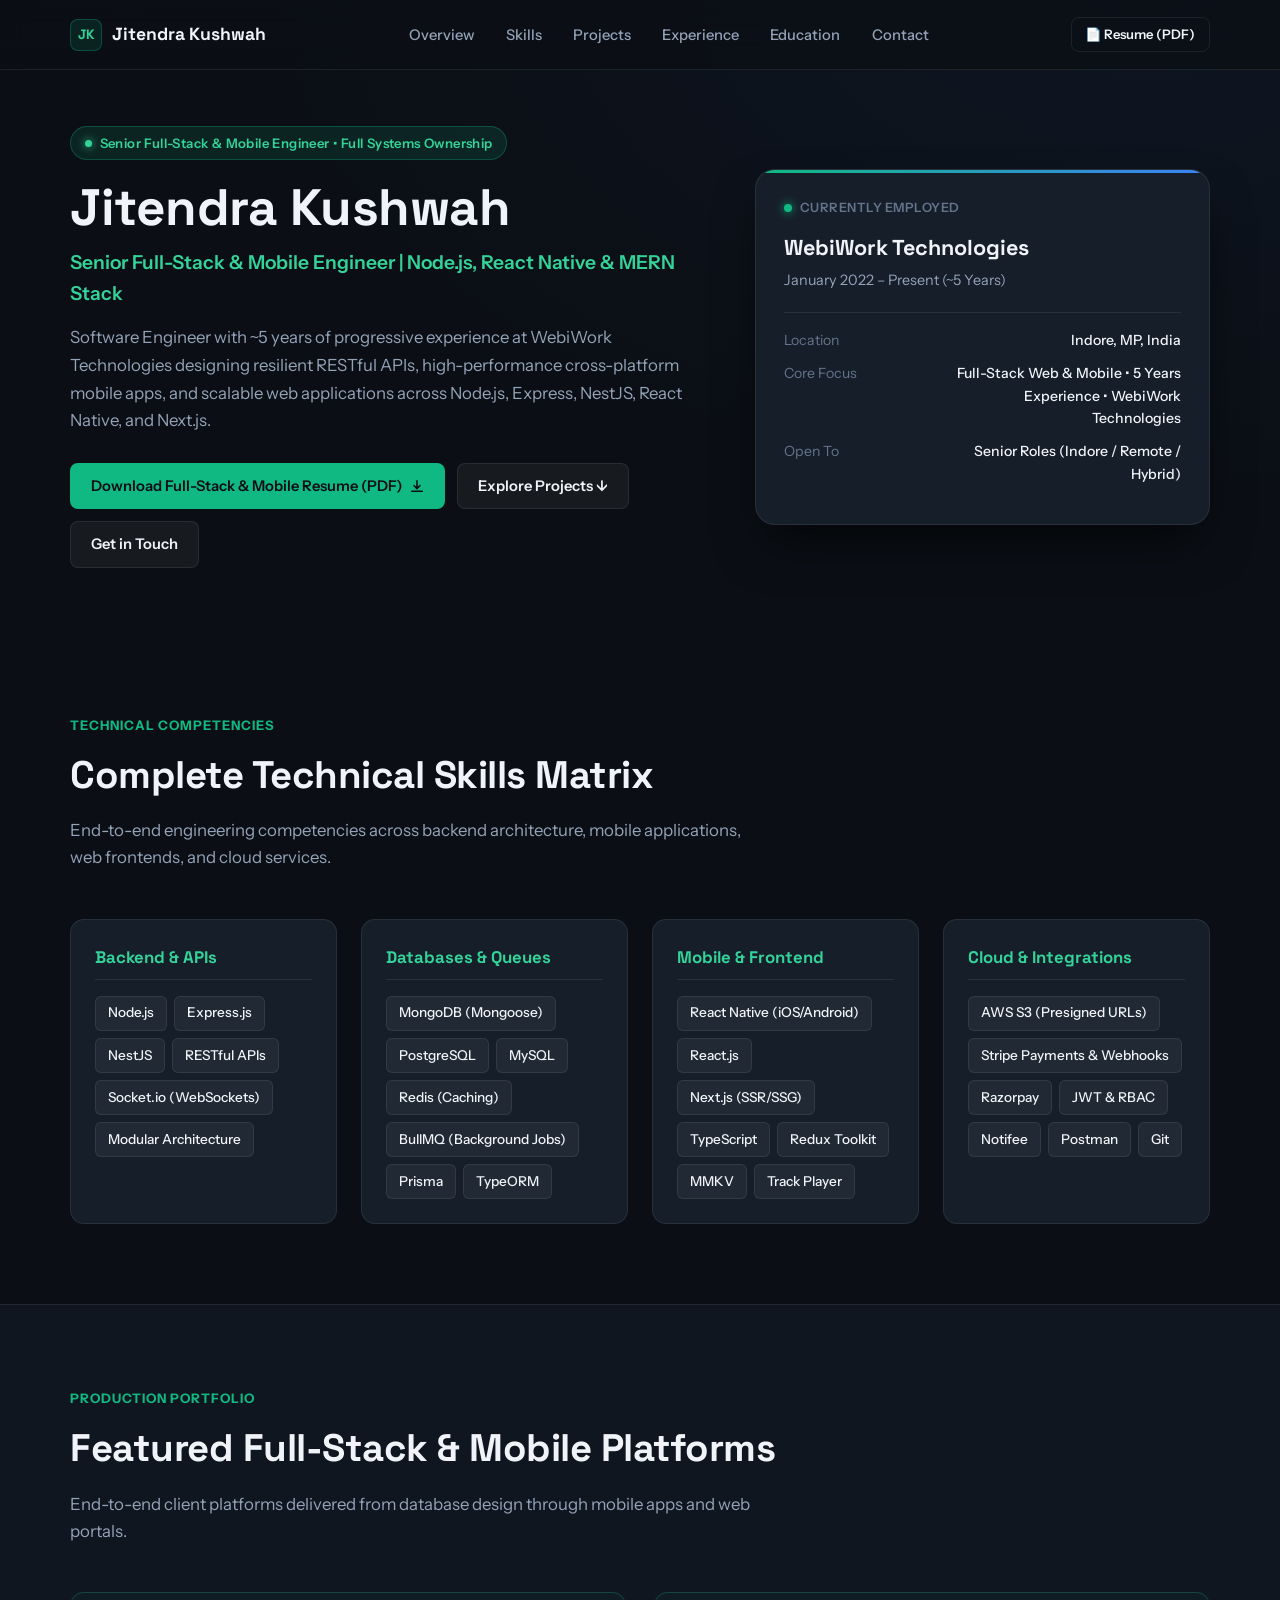
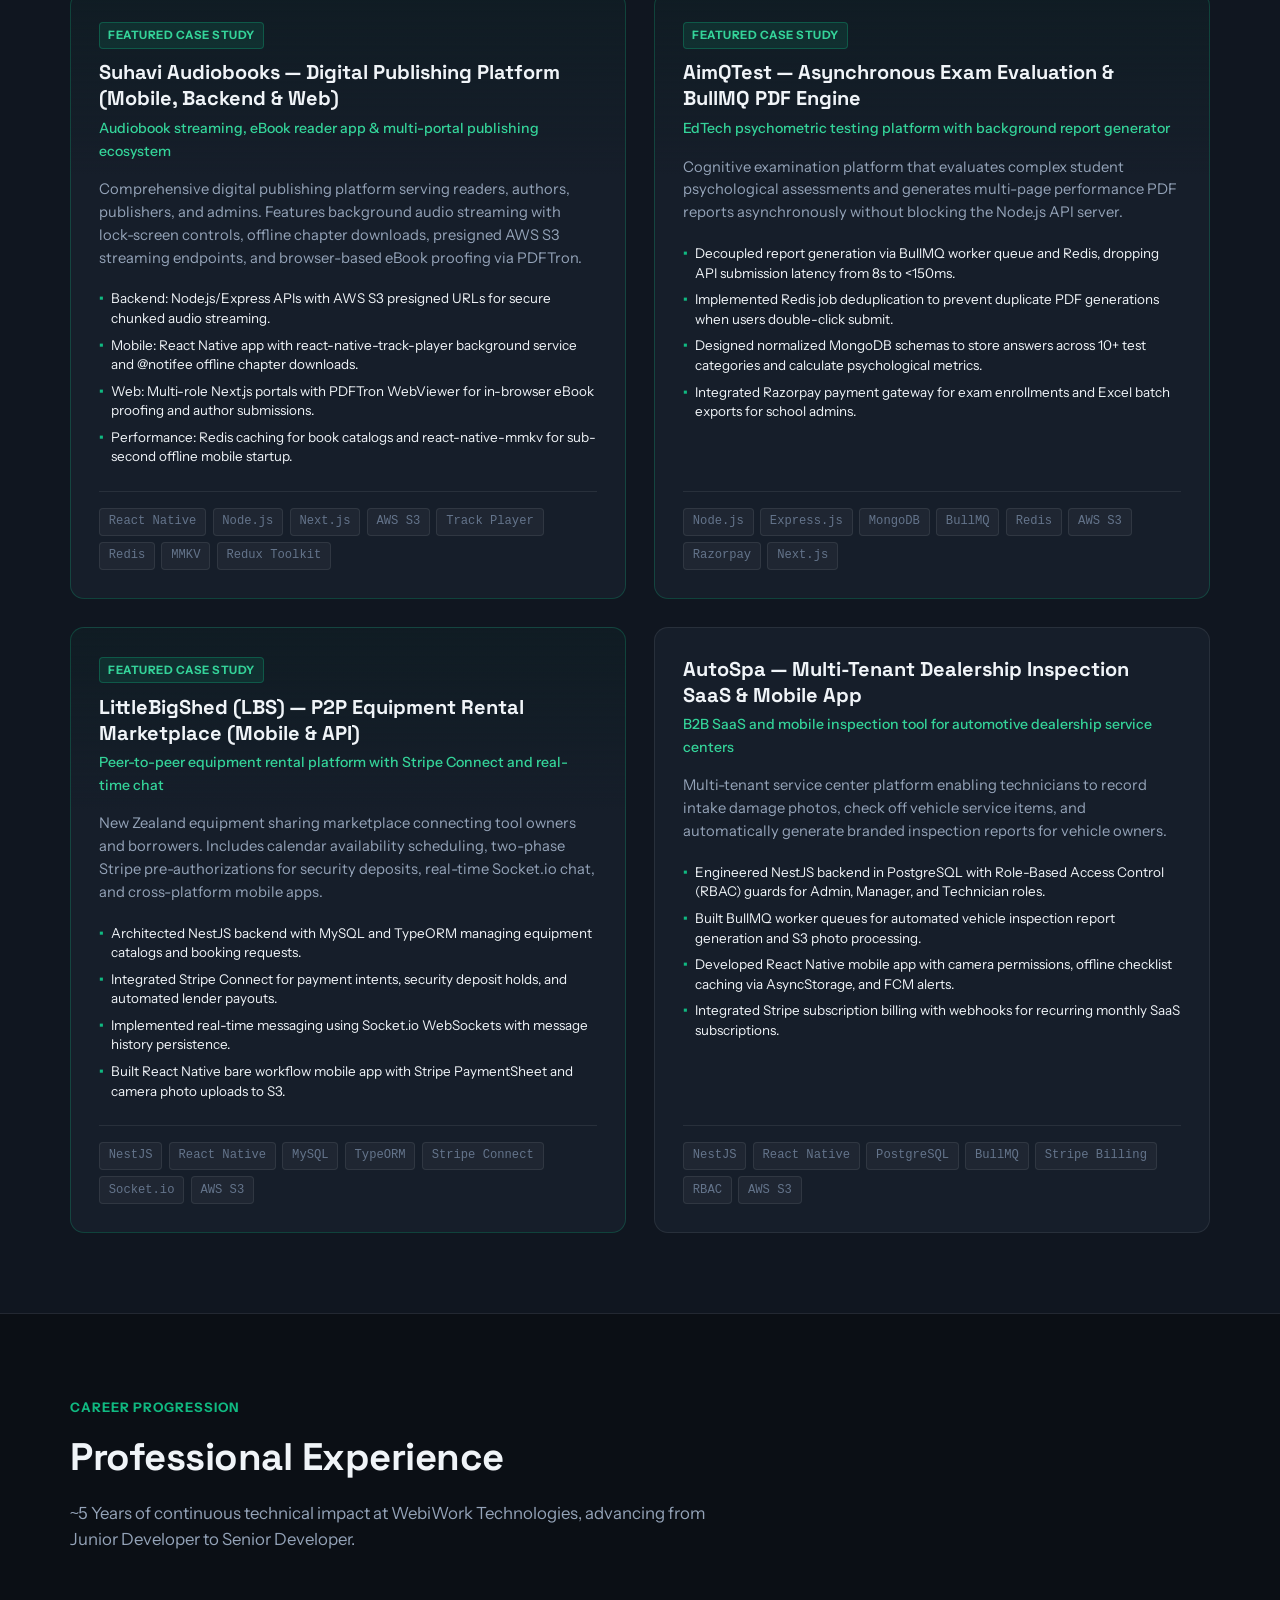
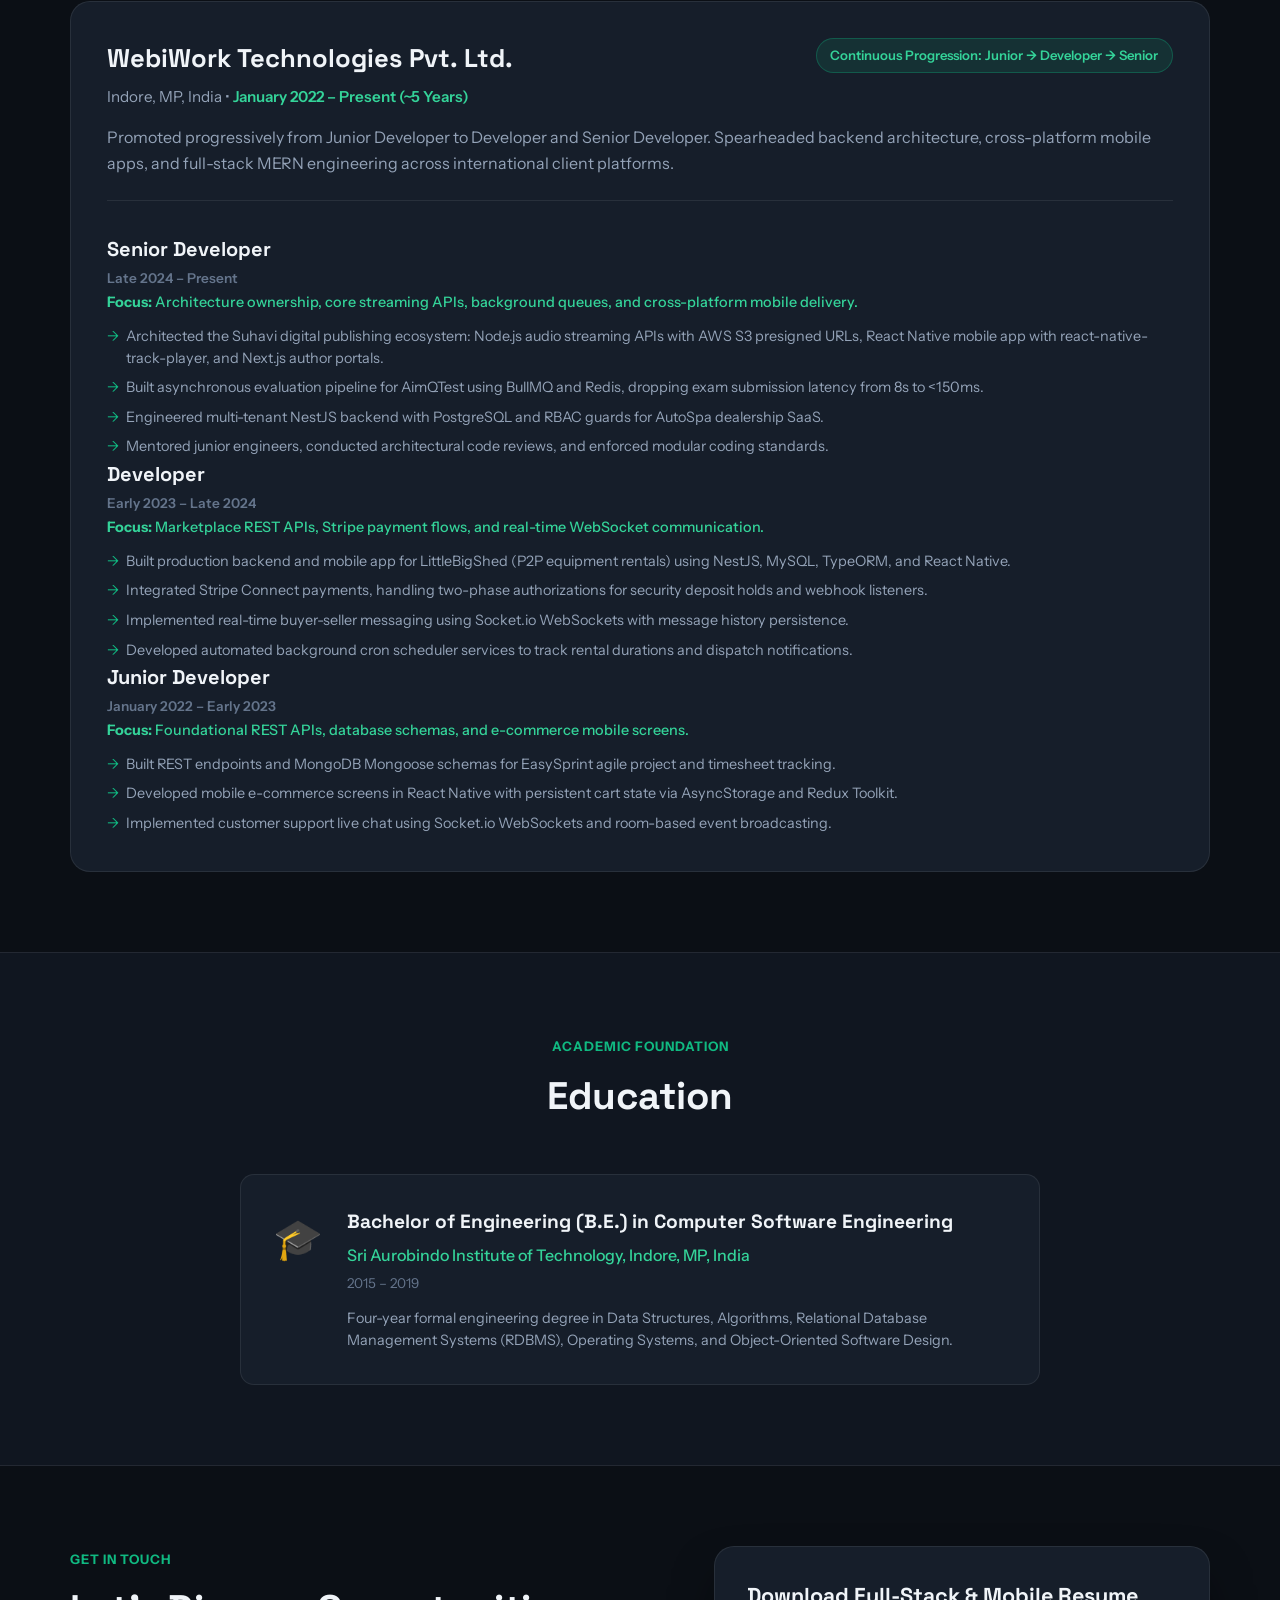
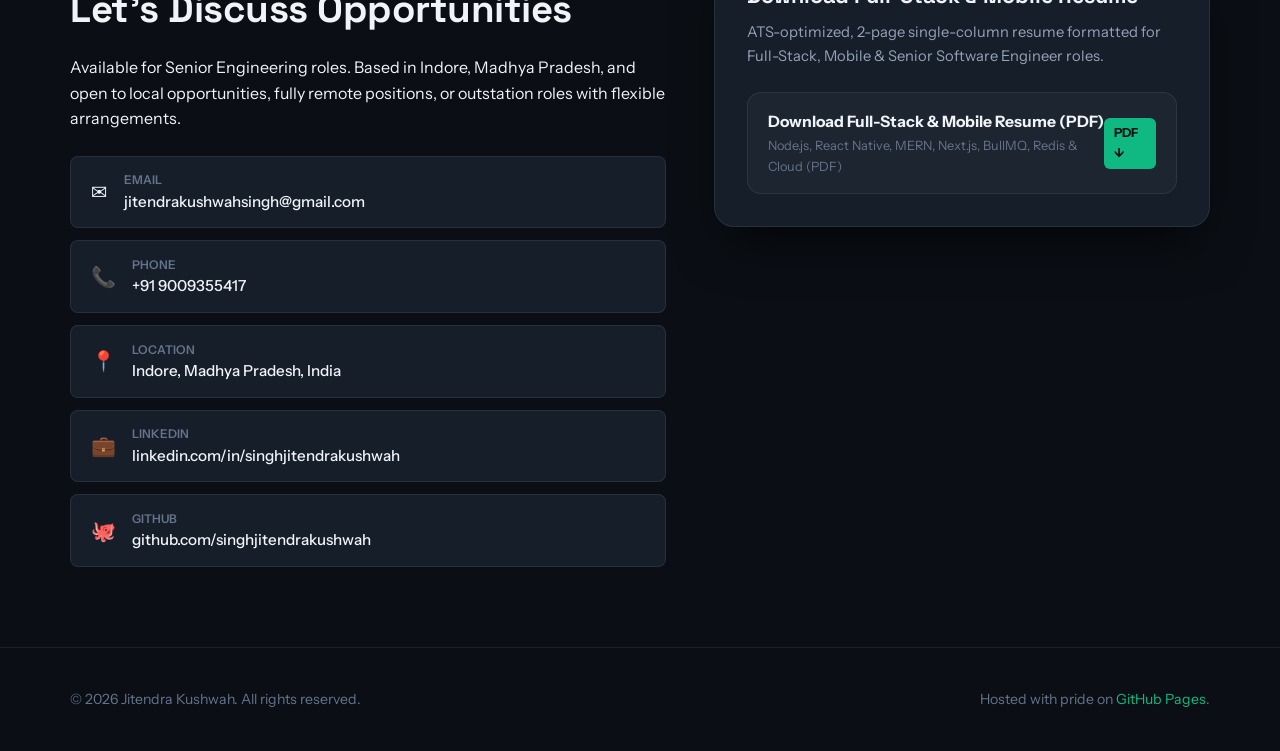
<file: fullstack/index.html>
<!DOCTYPE html>
<html lang="en">
  <head>
    <meta charset="UTF-8" />
    <meta name="viewport" content="width=device-width, initial-scale=1" />
    <meta name="description" content="Senior Software Engineer with ~5 years of experience at WebiWork Technologies building resilient Node.js/NestJS APIs, React Native cross-platform mobile apps, and scalable Next.js/MERN web platforms." />
    <title>Jitendra Kushwah — Senior Full-Stack & Mobile Engineer | Node.js, React Native & MERN Stack</title>
    <link rel="preconnect" href="https://fonts.googleapis.com" />
    <link rel="preconnect" href="https://fonts.gstatic.com" crossorigin />
    <link
      href="https://fonts.googleapis.com/css2?family=Instrument+Sans:ital,wght@0,400;0,500;0,600;0,700;1,400&family=Space+Grotesk:wght@500;600;700&display=swap"
      rel="stylesheet"
    />
    <link rel="stylesheet" href="../css/styles.css" />
  </head>
  <body>
    <a class="skip-link" href="#main">Skip to content</a>

    <header class="site-header">
      <div class="wrap header-inner">
        <a class="logo" href="#top">
          <span class="logo-mark">JK</span>
          <span class="logo-text">Jitendra Kushwah</span>
        </a>

        <button class="nav-toggle" type="button" aria-expanded="false" aria-controls="site-nav">
          <span class="sr-only">Toggle navigation</span>
          <span class="nav-toggle-bar"></span>
        </button>

        <nav id="site-nav" class="site-nav" aria-label="Primary">
          <ul class="nav-list">
            <li><a href="#top">Overview</a></li>
            <li><a href="#skills">Skills</a></li>
            <li><a href="#projects">Projects</a></li>
            <li><a href="#experience">Experience</a></li>
            <li><a href="#education">Education</a></li>
            <li><a href="#contact">Contact</a></li>
          </ul>
        </nav>

        <div class="header-cta-group">
          <a href="../fullstack_mobile_developer_resume.pdf" target="_blank" class="btn btn-sm btn-outline">
            <span>📄 Resume (PDF)</span>
          </a>
        </div>
      </div>
    </header>

    <main id="main">
      <!-- HERO SECTION -->
      <section class="hero" id="top" aria-labelledby="hero-title">
        <div class="wrap">
          <div class="hero-grid">
            <div class="hero-copy">
              <div class="eyebrow-wrap">
                <span class="status-indicator"></span>
                <p class="eyebrow">Senior Full-Stack & Mobile Engineer • Full Systems Ownership</p>
              </div>
              <h1 id="hero-title" class="hero-name">Jitendra Kushwah</h1>
              <p class="hero-subtitle">Senior Full-Stack & Mobile Engineer | Node.js, React Native & MERN Stack</p>
              <p class="hero-tagline">Software Engineer with ~5 years of progressive experience at WebiWork Technologies designing resilient RESTful APIs, high-performance cross-platform mobile apps, and scalable web applications across Node.js, Express, NestJS, React Native, and Next.js.</p>
              
              <div class="hero-actions">
                <a class="btn btn-primary" href="../fullstack_mobile_developer_resume.pdf" target="_blank">
                  <span>Download Full-Stack & Mobile Resume (PDF)</span>
                  <svg width="14" height="14" viewBox="0 0 16 16" fill="none">
                    <path d="M8 2V11M8 11L4.5 7.5M8 11L11.5 7.5M2 14H14" stroke="currentColor" stroke-width="1.8" stroke-linecap="round" stroke-linejoin="round"/>
                  </svg>
                </a>
                <a class="btn btn-ghost" href="#projects">Explore Projects ↓</a>
                <a class="btn btn-ghost" href="#contact">Get in Touch</a>
              </div>
            </div>

            <div class="hero-card" aria-hidden="true">
              <div class="hero-card-inner">
                <div class="hero-card-header">
                  <span class="pulse-dot"></span>
                  <p class="hero-card-status">Currently Employed</p>
                </div>
                <h3 class="hero-card-company">WebiWork Technologies</h3>
                <p class="hero-card-tenure">January 2022 – Present (~5 Years)</p>
                <div class="hero-card-divider"></div>
                <div class="hero-card-detail">
                  <span class="detail-label">Location</span>
                  <span class="detail-val">Indore, MP, India</span>
                </div>
                <div class="hero-card-detail">
                  <span class="detail-label">Core Focus</span>
                  <span class="detail-val">Full-Stack Web & Mobile • 5 Years Experience • WebiWork Technologies</span>
                </div>
                <div class="hero-card-detail">
                  <span class="detail-label">Open To</span>
                  <span class="detail-val">Senior Roles (Indore / Remote / Hybrid)</span>
                </div>
              </div>
            </div>
          </div>
        </div>
      </section>

      <!-- SKILLS SECTION -->
      <section class="section" id="skills">
        <div class="wrap">
          <div class="section-header">
            <span class="section-eyebrow">Technical Competencies</span>
            <h2 class="section-title">Complete Technical Skills Matrix</h2>
            <p class="section-lead">End-to-end engineering competencies across backend architecture, mobile applications, web frontends, and cloud services.</p>
          </div>

<div class="skills-category-grid">
  <div class="skill-category-card">
    <h3 class="skill-category-title">Backend & APIs</h3>
    <ul class="skill-tag-list">
      <li class="skill-tag">Node.js</li>
      <li class="skill-tag">Express.js</li>
      <li class="skill-tag">NestJS</li>
      <li class="skill-tag">RESTful APIs</li>
      <li class="skill-tag">Socket.io (WebSockets)</li>
      <li class="skill-tag">Modular Architecture</li>
    </ul>
  </div>
  <div class="skill-category-card">
    <h3 class="skill-category-title">Databases & Queues</h3>
    <ul class="skill-tag-list">
      <li class="skill-tag">MongoDB (Mongoose)</li>
      <li class="skill-tag">PostgreSQL</li>
      <li class="skill-tag">MySQL</li>
      <li class="skill-tag">Redis (Caching)</li>
      <li class="skill-tag">BullMQ (Background Jobs)</li>
      <li class="skill-tag">Prisma</li>
      <li class="skill-tag">TypeORM</li>
    </ul>
  </div>
  <div class="skill-category-card">
    <h3 class="skill-category-title">Mobile & Frontend</h3>
    <ul class="skill-tag-list">
      <li class="skill-tag">React Native (iOS/Android)</li>
      <li class="skill-tag">React.js</li>
      <li class="skill-tag">Next.js (SSR/SSG)</li>
      <li class="skill-tag">TypeScript</li>
      <li class="skill-tag">Redux Toolkit</li>
      <li class="skill-tag">MMKV</li>
      <li class="skill-tag">Track Player</li>
    </ul>
  </div>
  <div class="skill-category-card">
    <h3 class="skill-category-title">Cloud & Integrations</h3>
    <ul class="skill-tag-list">
      <li class="skill-tag">AWS S3 (Presigned URLs)</li>
      <li class="skill-tag">Stripe Payments & Webhooks</li>
      <li class="skill-tag">Razorpay</li>
      <li class="skill-tag">JWT & RBAC</li>
      <li class="skill-tag">Notifee</li>
      <li class="skill-tag">Postman</li>
      <li class="skill-tag">Git</li>
    </ul>
  </div>
</div>
        </div>
      </section>

      <!-- PROJECTS SECTION -->
      <section class="section section-alt" id="projects">
        <div class="wrap">
          <div class="section-header">
            <span class="section-eyebrow">Production Portfolio</span>
            <h2 class="section-title">Featured Full-Stack & Mobile Platforms</h2>
            <p class="section-lead">End-to-end client platforms delivered from database design through mobile apps and web portals.</p>
          </div>

<div class="project-grid">
  <article class="project-card featured-card">
    <div class="project-card-header">
      <span class="featured-badge">Featured Case Study</span>
      <h3 class="project-title">Suhavi Audiobooks — Digital Publishing Platform (Mobile, Backend & Web)</h3>
      <p class="project-tagline">Audiobook streaming, eBook reader app & multi-portal publishing ecosystem</p>
    </div>
    <p class="project-desc">Comprehensive digital publishing platform serving readers, authors, publishers, and admins. Features background audio streaming with lock-screen controls, offline chapter downloads, presigned AWS S3 streaming endpoints, and browser-based eBook proofing via PDFTron.</p>
    <ul class="project-highlights">
      <li>Backend: Node.js/Express APIs with AWS S3 presigned URLs for secure chunked audio streaming.</li>
      <li>Mobile: React Native app with react-native-track-player background service and @notifee offline chapter downloads.</li>
      <li>Web: Multi-role Next.js portals with PDFTron WebViewer for in-browser eBook proofing and author submissions.</li>
      <li>Performance: Redis caching for book catalogs and react-native-mmkv for sub-second offline mobile startup.</li>
    </ul>
    <div class="project-tags-wrap">
      <span class="proj-badge">React Native</span>
      <span class="proj-badge">Node.js</span>
      <span class="proj-badge">Next.js</span>
      <span class="proj-badge">AWS S3</span>
      <span class="proj-badge">Track Player</span>
      <span class="proj-badge">Redis</span>
      <span class="proj-badge">MMKV</span>
      <span class="proj-badge">Redux Toolkit</span>
    </div>
  </article>
  <article class="project-card featured-card">
    <div class="project-card-header">
      <span class="featured-badge">Featured Case Study</span>
      <h3 class="project-title">AimQTest — Asynchronous Exam Evaluation & BullMQ PDF Engine</h3>
      <p class="project-tagline">EdTech psychometric testing platform with background report generator</p>
    </div>
    <p class="project-desc">Cognitive examination platform that evaluates complex student psychological assessments and generates multi-page performance PDF reports asynchronously without blocking the Node.js API server.</p>
    <ul class="project-highlights">
      <li>Decoupled report generation via BullMQ worker queue and Redis, dropping API submission latency from 8s to <150ms.</li>
      <li>Implemented Redis job deduplication to prevent duplicate PDF generations when users double-click submit.</li>
      <li>Designed normalized MongoDB schemas to store answers across 10+ test categories and calculate psychological metrics.</li>
      <li>Integrated Razorpay payment gateway for exam enrollments and Excel batch exports for school admins.</li>
    </ul>
    <div class="project-tags-wrap">
      <span class="proj-badge">Node.js</span>
      <span class="proj-badge">Express.js</span>
      <span class="proj-badge">MongoDB</span>
      <span class="proj-badge">BullMQ</span>
      <span class="proj-badge">Redis</span>
      <span class="proj-badge">AWS S3</span>
      <span class="proj-badge">Razorpay</span>
      <span class="proj-badge">Next.js</span>
    </div>
  </article>
  <article class="project-card featured-card">
    <div class="project-card-header">
      <span class="featured-badge">Featured Case Study</span>
      <h3 class="project-title">LittleBigShed (LBS) — P2P Equipment Rental Marketplace (Mobile & API)</h3>
      <p class="project-tagline">Peer-to-peer equipment rental platform with Stripe Connect and real-time chat</p>
    </div>
    <p class="project-desc">New Zealand equipment sharing marketplace connecting tool owners and borrowers. Includes calendar availability scheduling, two-phase Stripe pre-authorizations for security deposits, real-time Socket.io chat, and cross-platform mobile apps.</p>
    <ul class="project-highlights">
      <li>Architected NestJS backend with MySQL and TypeORM managing equipment catalogs and booking requests.</li>
      <li>Integrated Stripe Connect for payment intents, security deposit holds, and automated lender payouts.</li>
      <li>Implemented real-time messaging using Socket.io WebSockets with message history persistence.</li>
      <li>Built React Native bare workflow mobile app with Stripe PaymentSheet and camera photo uploads to S3.</li>
    </ul>
    <div class="project-tags-wrap">
      <span class="proj-badge">NestJS</span>
      <span class="proj-badge">React Native</span>
      <span class="proj-badge">MySQL</span>
      <span class="proj-badge">TypeORM</span>
      <span class="proj-badge">Stripe Connect</span>
      <span class="proj-badge">Socket.io</span>
      <span class="proj-badge">AWS S3</span>
    </div>
  </article>
  <article class="project-card">
    <div class="project-card-header">
      <h3 class="project-title">AutoSpa — Multi-Tenant Dealership Inspection SaaS & Mobile App</h3>
      <p class="project-tagline">B2B SaaS and mobile inspection tool for automotive dealership service centers</p>
    </div>
    <p class="project-desc">Multi-tenant service center platform enabling technicians to record intake damage photos, check off vehicle service items, and automatically generate branded inspection reports for vehicle owners.</p>
    <ul class="project-highlights">
      <li>Engineered NestJS backend in PostgreSQL with Role-Based Access Control (RBAC) guards for Admin, Manager, and Technician roles.</li>
      <li>Built BullMQ worker queues for automated vehicle inspection report generation and S3 photo processing.</li>
      <li>Developed React Native mobile app with camera permissions, offline checklist caching via AsyncStorage, and FCM alerts.</li>
      <li>Integrated Stripe subscription billing with webhooks for recurring monthly SaaS subscriptions.</li>
    </ul>
    <div class="project-tags-wrap">
      <span class="proj-badge">NestJS</span>
      <span class="proj-badge">React Native</span>
      <span class="proj-badge">PostgreSQL</span>
      <span class="proj-badge">BullMQ</span>
      <span class="proj-badge">Stripe Billing</span>
      <span class="proj-badge">RBAC</span>
      <span class="proj-badge">AWS S3</span>
    </div>
  </article>
</div>
        </div>
      </section>

      <!-- EXPERIENCE SECTION -->
      <section class="section" id="experience">
        <div class="wrap">
          <div class="section-header">
            <span class="section-eyebrow">Career Progression</span>
            <h2 class="section-title">Professional Experience</h2>
            <p class="section-lead">
              ~5 Years of continuous technical impact at WebiWork Technologies, advancing from Junior Developer to Senior Developer.
            </p>
          </div>

          <div class="experience-timeline">
<div class="company-card">
  <div class="company-header">
    <div>
      <h3 class="company-name">WebiWork Technologies Pvt. Ltd.</h3>
      <p class="company-meta">Indore, MP, India • <span class="tenure-badge">January 2022 – Present (~5 Years)</span></p>
    </div>
    <span class="company-growth-tag">Continuous Progression: Junior → Developer → Senior</span>
  </div>
  <p class="company-overview">Promoted progressively from Junior Developer to Developer and Senior Developer. Spearheaded backend architecture, cross-platform mobile apps, and full-stack MERN engineering across international client platforms.</p>
  <div class="role-stack">
    <div class="role-item">
      <div class="role-top">
        <h4 class="role-title">Senior Developer</h4>
        <span class="role-period">Late 2024 – Present</span>
      </div>
      <p class="role-focus"><strong>Focus:</strong> Architecture ownership, core streaming APIs, background queues, and cross-platform mobile delivery.</p>
      <ul class="role-bullets">
        <li>Architected the Suhavi digital publishing ecosystem: Node.js audio streaming APIs with AWS S3 presigned URLs, React Native mobile app with react-native-track-player, and Next.js author portals.</li>
        <li>Built asynchronous evaluation pipeline for AimQTest using BullMQ and Redis, dropping exam submission latency from 8s to <150ms.</li>
        <li>Engineered multi-tenant NestJS backend with PostgreSQL and RBAC guards for AutoSpa dealership SaaS.</li>
        <li>Mentored junior engineers, conducted architectural code reviews, and enforced modular coding standards.</li>
      </ul>
    </div>
    <div class="role-item">
      <div class="role-top">
        <h4 class="role-title">Developer</h4>
        <span class="role-period">Early 2023 – Late 2024</span>
      </div>
      <p class="role-focus"><strong>Focus:</strong> Marketplace REST APIs, Stripe payment flows, and real-time WebSocket communication.</p>
      <ul class="role-bullets">
        <li>Built production backend and mobile app for LittleBigShed (P2P equipment rentals) using NestJS, MySQL, TypeORM, and React Native.</li>
        <li>Integrated Stripe Connect payments, handling two-phase authorizations for security deposit holds and webhook listeners.</li>
        <li>Implemented real-time buyer-seller messaging using Socket.io WebSockets with message history persistence.</li>
        <li>Developed automated background cron scheduler services to track rental durations and dispatch notifications.</li>
      </ul>
    </div>
    <div class="role-item">
      <div class="role-top">
        <h4 class="role-title">Junior Developer</h4>
        <span class="role-period">January 2022 – Early 2023</span>
      </div>
      <p class="role-focus"><strong>Focus:</strong> Foundational REST APIs, database schemas, and e-commerce mobile screens.</p>
      <ul class="role-bullets">
        <li>Built REST endpoints and MongoDB Mongoose schemas for EasySprint agile project and timesheet tracking.</li>
        <li>Developed mobile e-commerce screens in React Native with persistent cart state via AsyncStorage and Redux Toolkit.</li>
        <li>Implemented customer support live chat using Socket.io WebSockets and room-based event broadcasting.</li>
      </ul>
    </div>
  </div>
</div>
          </div>
        </div>
      </section>

      <!-- EDUCATION SECTION -->
      <section class="section section-alt" id="education">
        <div class="wrap narrow">
          <div class="section-header text-center">
            <span class="section-eyebrow">Academic Foundation</span>
            <h2 class="section-title">Education</h2>
          </div>

          <div class="education-card">
            <div class="education-icon">🎓</div>
            <div class="education-details">
              <h3>Bachelor of Engineering (B.E.) in Computer Software Engineering</h3>
              <p class="education-inst">Sri Aurobindo Institute of Technology, Indore, MP, India</p>
              <p class="education-years">2015 – 2019</p>
              <p class="education-notes">
                Four-year formal engineering degree in Data Structures, Algorithms, Relational Database Management Systems (RDBMS), Operating Systems, and Object-Oriented Software Design.
              </p>
            </div>
          </div>
        </div>
      </section>

      <!-- CONTACT & RESUME SECTION -->
      <section class="section cta-section" id="contact">
        <div class="wrap">
          <div class="contact-grid">
            <div class="contact-info">
              <span class="section-eyebrow">Get in Touch</span>
              <h2 class="section-title">Let's Discuss Opportunities</h2>
              <p class="cta-text">
                Available for Senior Engineering roles. Based in Indore, Madhya Pradesh, and open to local opportunities, fully remote positions, or outstation roles with flexible arrangements.
              </p>

              <div class="contact-links-list">
                <a href="mailto:jitendrakushwahsingh@gmail.com" class="contact-link-item">
                  <span class="link-icon">✉️</span>
                  <div>
                    <span class="link-label">Email</span>
                    <span class="link-value">jitendrakushwahsingh@gmail.com</span>
                  </div>
                </a>
                <a href="tel:+919009355417" class="contact-link-item">
                  <span class="link-icon">📞</span>
                  <div>
                    <span class="link-label">Phone</span>
                    <span class="link-value">+91 9009355417</span>
                  </div>
                </a>
                <div class="contact-link-item">
                  <span class="link-icon">📍</span>
                  <div>
                    <span class="link-label">Location</span>
                    <span class="link-value">Indore, Madhya Pradesh, India</span>
                  </div>
                </div>
                <a href="https://linkedin.com/in/singhjitendrakushwah" target="_blank" rel="noopener noreferrer" class="contact-link-item">
                  <span class="link-icon">💼</span>
                  <div>
                    <span class="link-label">LinkedIn</span>
                    <span class="link-value">linkedin.com/in/singhjitendrakushwah</span>
                  </div>
                </a>
                <a href="https://github.com/singhjitendrakushwah" target="_blank" rel="noopener noreferrer" class="contact-link-item">
                  <span class="link-icon">🐙</span>
                  <div>
                    <span class="link-label">GitHub</span>
                    <span class="link-value">github.com/singhjitendrakushwah</span>
                  </div>
                </a>
              </div>
            </div>

            <div class="resume-download-card">
              <h3>Download Full-Stack & Mobile Resume</h3>
              <p>ATS-optimized, 2-page single-column resume formatted for Full-Stack, Mobile & Senior Software Engineer roles.</p>

              <div class="resume-button-stack">
                <a href="../fullstack_mobile_developer_resume.pdf" target="_blank" class="resume-btn-item">
                  <div class="btn-item-text">
                    <strong>Download Full-Stack & Mobile Resume (PDF)</strong>
                    <span>Node.js, React Native, MERN, Next.js, BullMQ, Redis & Cloud (PDF)</span>
                  </div>
                  <span class="btn-download-icon">PDF ↓</span>
                </a>
              </div>
            </div>
          </div>
        </div>
      </section>
    </main>

    <footer class="site-footer">
      <div class="wrap footer-inner">
        <p>© 2026 Jitendra Kushwah. All rights reserved.</p>
        <p class="footer-note">Hosted with pride on <a href="https://pages.github.com/" target="_blank" rel="noopener noreferrer">GitHub Pages</a>.</p>
      </div>
    </footer>

    <script>
      // Lightweight Mobile Navigation
      (function() {
        var toggle = document.querySelector('.nav-toggle');
        var nav = document.getElementById('site-nav');
        if (toggle && nav) {
          toggle.addEventListener('click', function() {
            var isOpen = nav.classList.toggle('is-open');
            toggle.setAttribute('aria-expanded', String(isOpen));
          });
          nav.querySelectorAll('a').forEach(function(link) {
            link.addEventListener('click', function() {
              nav.classList.remove('is-open');
              toggle.setAttribute('aria-expanded', 'false');
            });
          });
        }
      })();
    </script>
  </body>
</html>
</file>
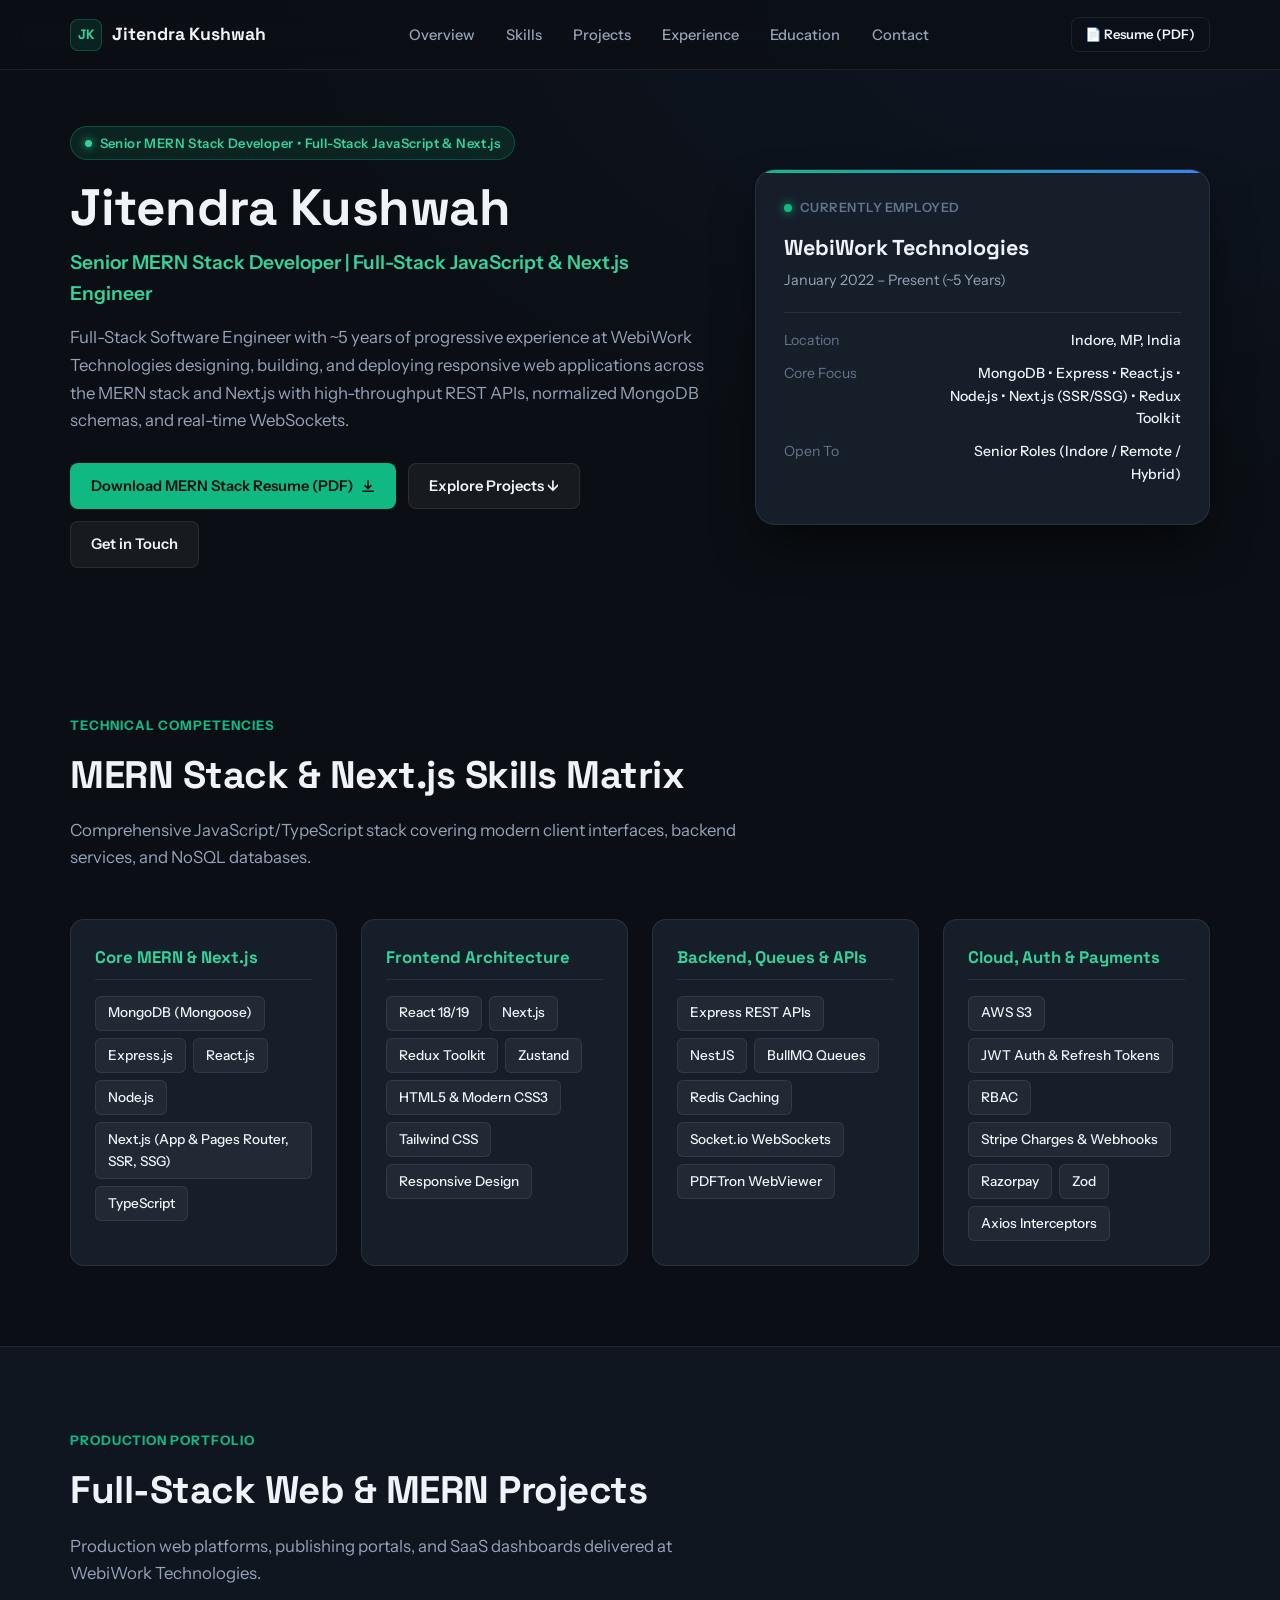
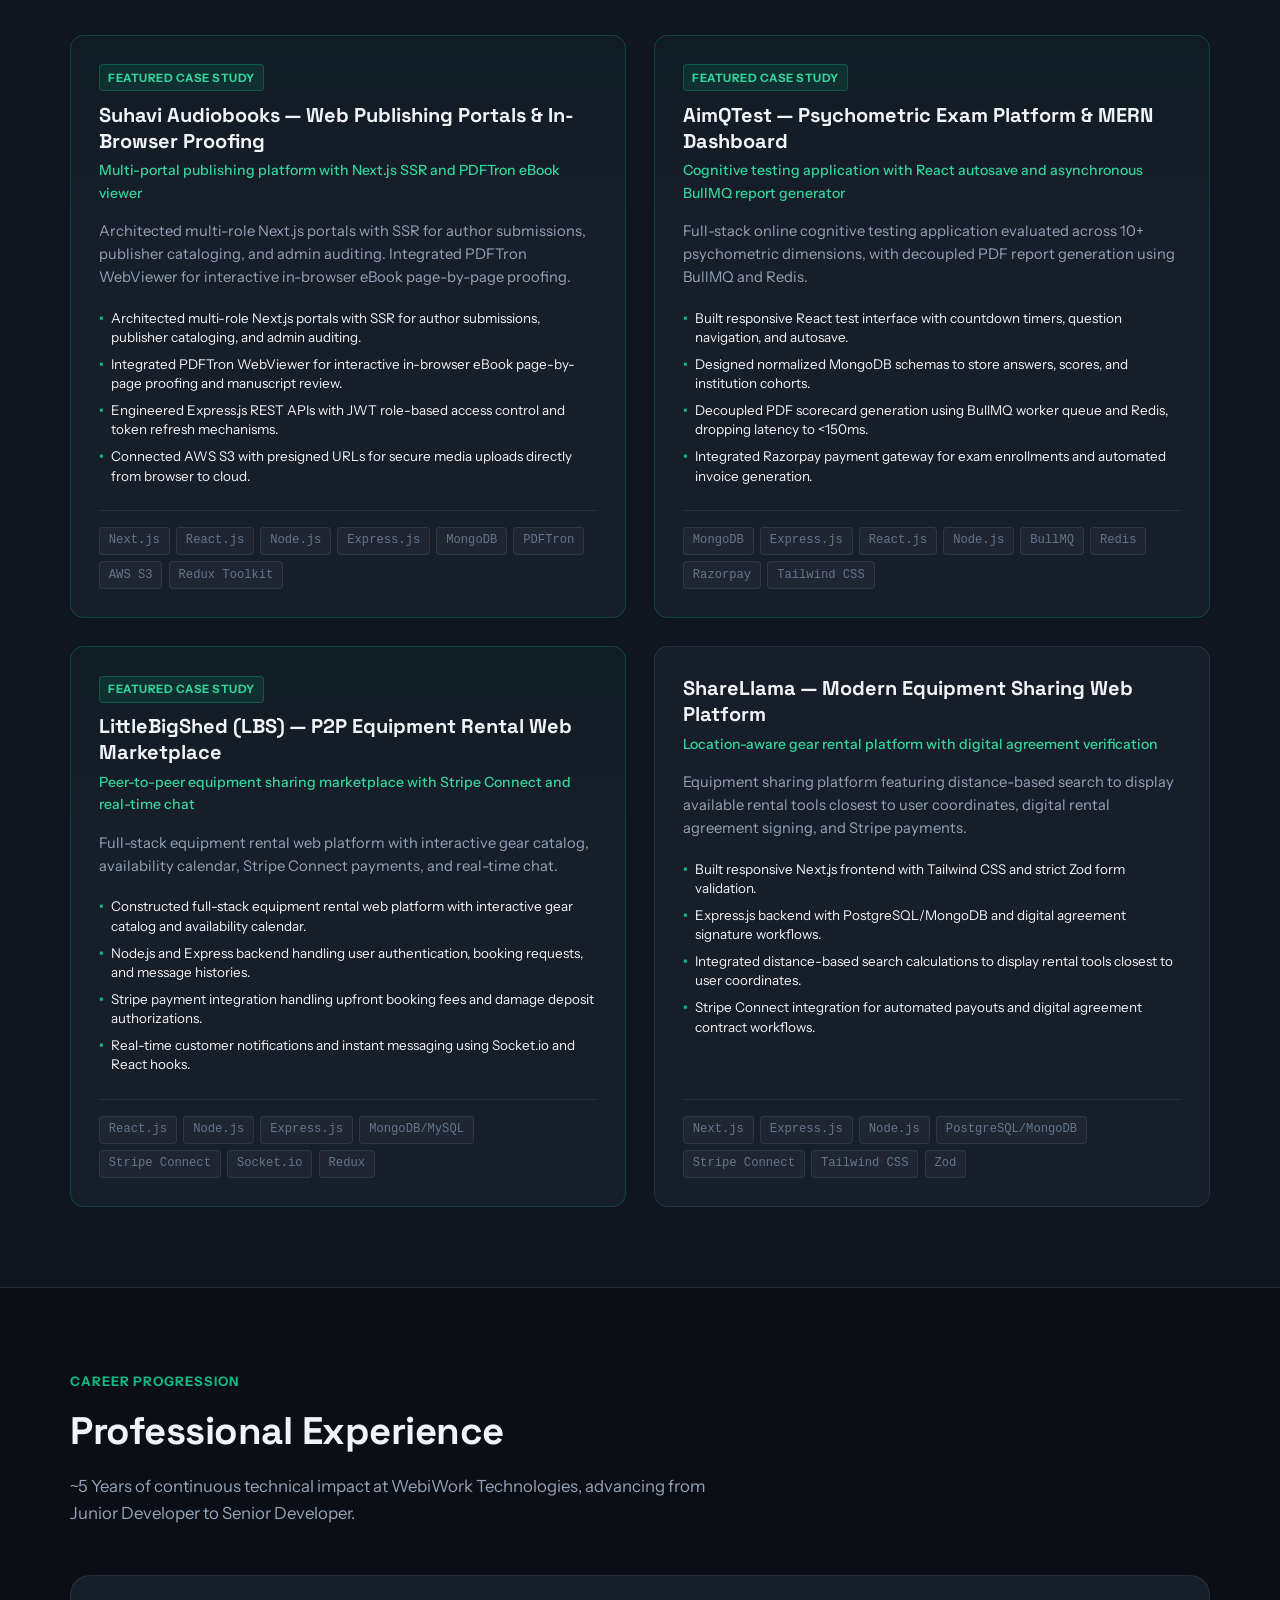
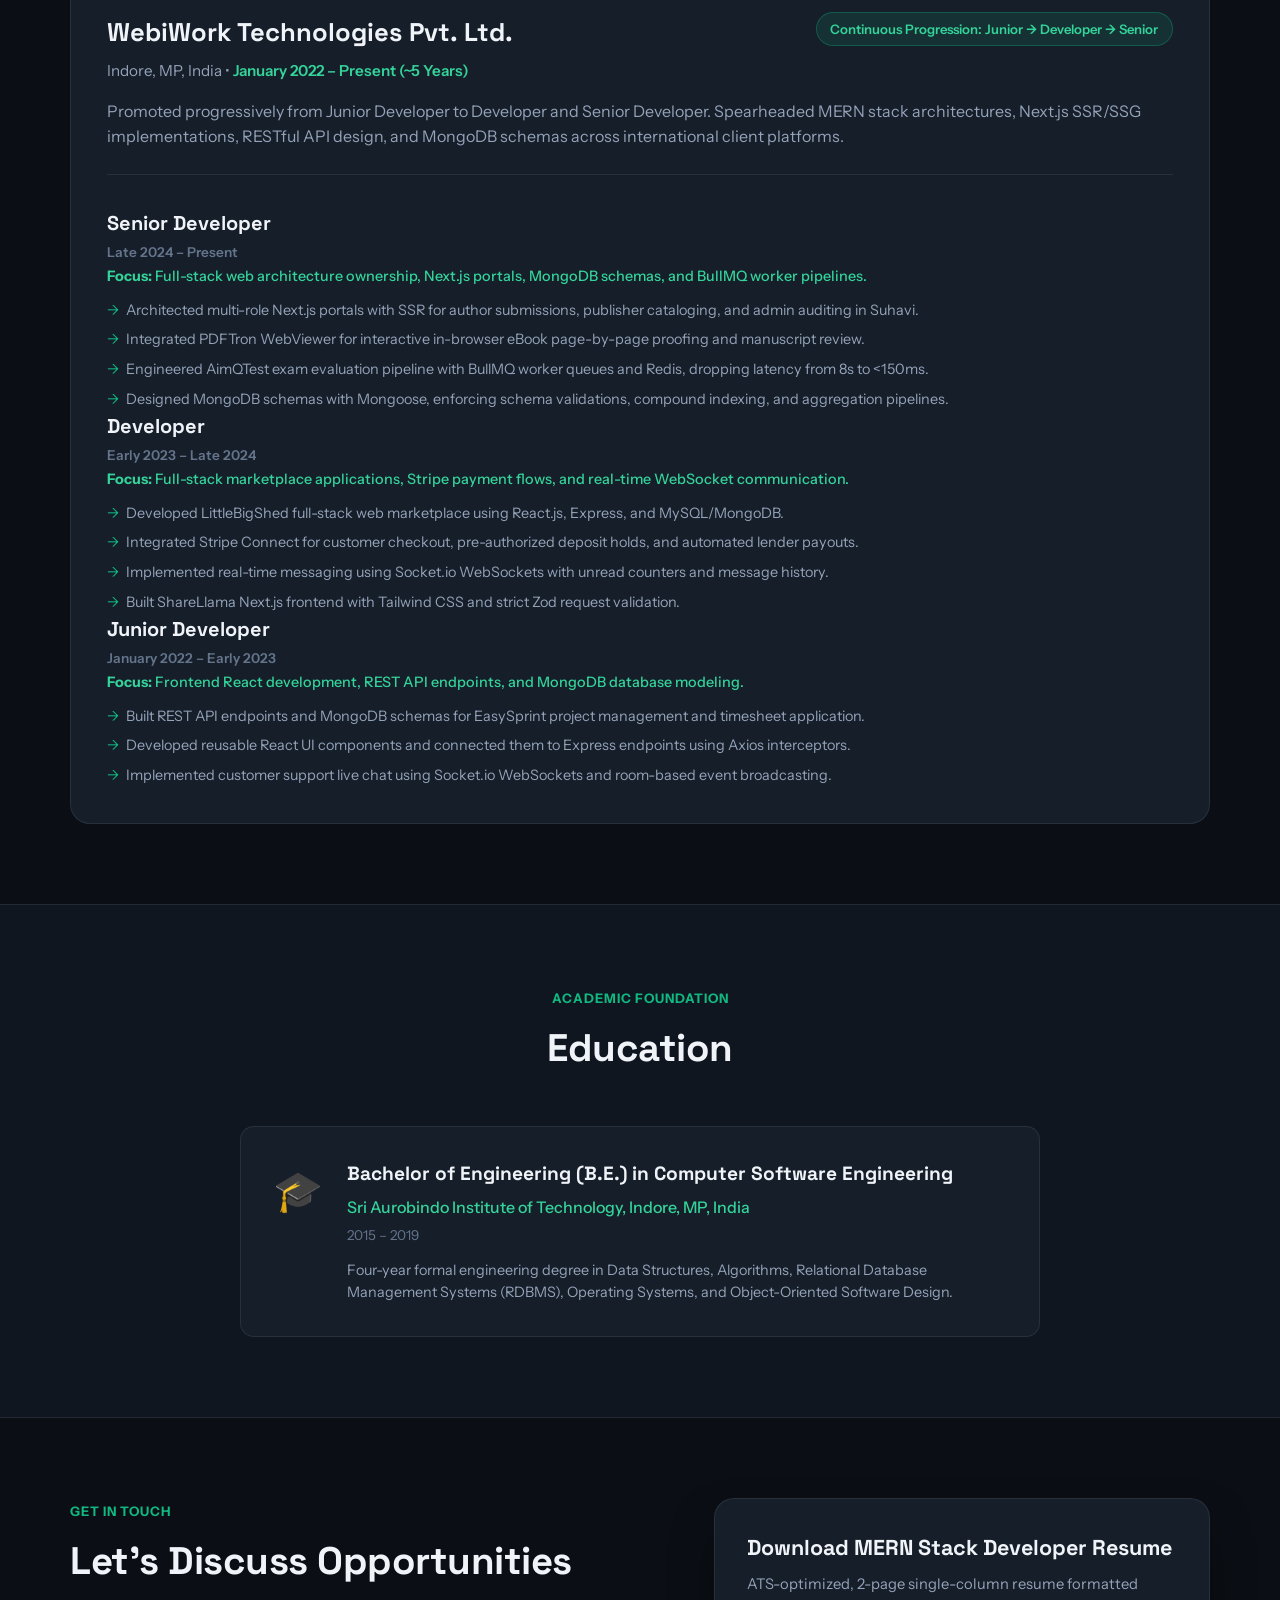
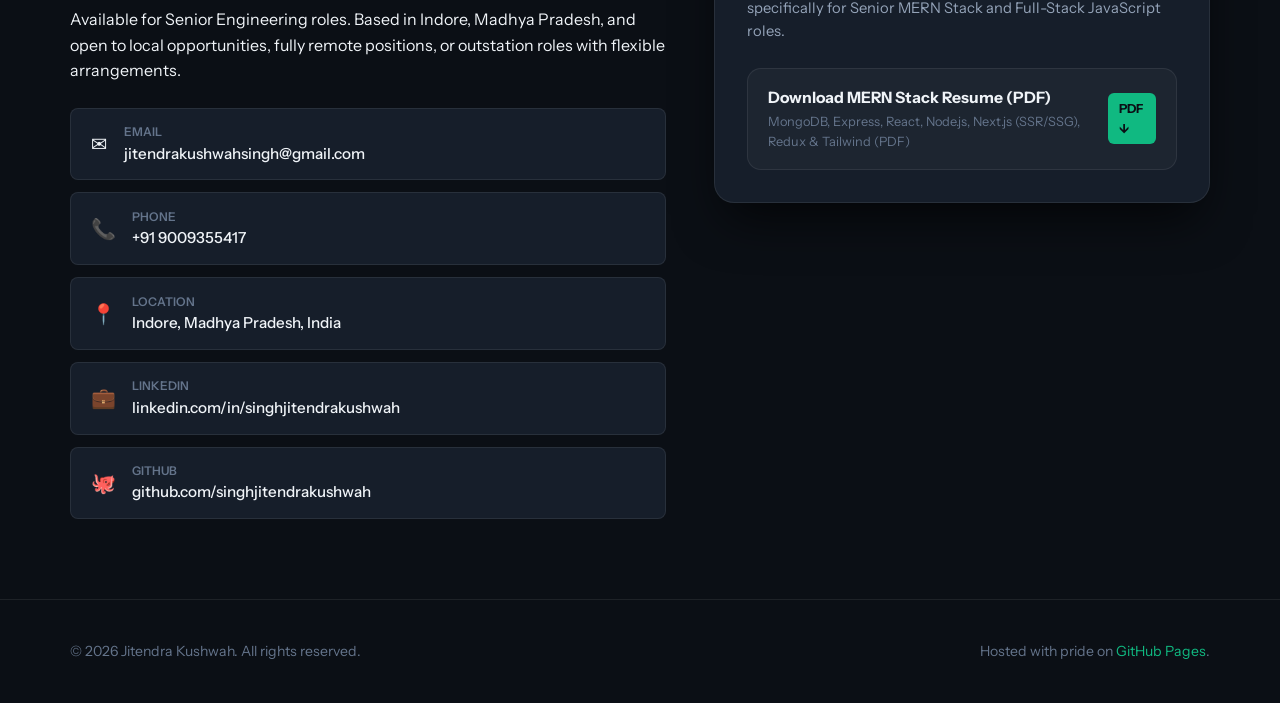
<file: mern/index.html>
<!DOCTYPE html>
<html lang="en">
  <head>
    <meta charset="UTF-8" />
    <meta name="viewport" content="width=device-width, initial-scale=1" />
    <meta name="description" content="Senior MERN Stack Software Engineer with ~5 years of experience at WebiWork Technologies building high-performance Next.js and React web apps, normalized MongoDB schemas, Express/NestJS APIs, and BullMQ worker queues." />
    <title>Jitendra Kushwah — Senior MERN Stack Developer | Full-Stack JavaScript & Next.js Engineer</title>
    <link rel="preconnect" href="https://fonts.googleapis.com" />
    <link rel="preconnect" href="https://fonts.gstatic.com" crossorigin />
    <link
      href="https://fonts.googleapis.com/css2?family=Instrument+Sans:ital,wght@0,400;0,500;0,600;0,700;1,400&family=Space+Grotesk:wght@500;600;700&display=swap"
      rel="stylesheet"
    />
    <link rel="stylesheet" href="../css/styles.css" />
  </head>
  <body>
    <a class="skip-link" href="#main">Skip to content</a>

    <header class="site-header">
      <div class="wrap header-inner">
        <a class="logo" href="#top">
          <span class="logo-mark">JK</span>
          <span class="logo-text">Jitendra Kushwah</span>
        </a>

        <button class="nav-toggle" type="button" aria-expanded="false" aria-controls="site-nav">
          <span class="sr-only">Toggle navigation</span>
          <span class="nav-toggle-bar"></span>
        </button>

        <nav id="site-nav" class="site-nav" aria-label="Primary">
          <ul class="nav-list">
            <li><a href="#top">Overview</a></li>
            <li><a href="#skills">Skills</a></li>
            <li><a href="#projects">Projects</a></li>
            <li><a href="#experience">Experience</a></li>
            <li><a href="#education">Education</a></li>
            <li><a href="#contact">Contact</a></li>
          </ul>
        </nav>

        <div class="header-cta-group">
          <a href="../mern_stack_developer_resume.pdf" target="_blank" class="btn btn-sm btn-outline">
            <span>📄 Resume (PDF)</span>
          </a>
        </div>
      </div>
    </header>

    <main id="main">
      <!-- HERO SECTION -->
      <section class="hero" id="top" aria-labelledby="hero-title">
        <div class="wrap">
          <div class="hero-grid">
            <div class="hero-copy">
              <div class="eyebrow-wrap">
                <span class="status-indicator"></span>
                <p class="eyebrow">Senior MERN Stack Developer • Full-Stack JavaScript & Next.js</p>
              </div>
              <h1 id="hero-title" class="hero-name">Jitendra Kushwah</h1>
              <p class="hero-subtitle">Senior MERN Stack Developer | Full-Stack JavaScript & Next.js Engineer</p>
              <p class="hero-tagline">Full-Stack Software Engineer with ~5 years of progressive experience at WebiWork Technologies designing, building, and deploying responsive web applications across the MERN stack and Next.js with high-throughput REST APIs, normalized MongoDB schemas, and real-time WebSockets.</p>
              
              <div class="hero-actions">
                <a class="btn btn-primary" href="../mern_stack_developer_resume.pdf" target="_blank">
                  <span>Download MERN Stack Resume (PDF)</span>
                  <svg width="14" height="14" viewBox="0 0 16 16" fill="none">
                    <path d="M8 2V11M8 11L4.5 7.5M8 11L11.5 7.5M2 14H14" stroke="currentColor" stroke-width="1.8" stroke-linecap="round" stroke-linejoin="round"/>
                  </svg>
                </a>
                <a class="btn btn-ghost" href="#projects">Explore Projects ↓</a>
                <a class="btn btn-ghost" href="#contact">Get in Touch</a>
              </div>
            </div>

            <div class="hero-card" aria-hidden="true">
              <div class="hero-card-inner">
                <div class="hero-card-header">
                  <span class="pulse-dot"></span>
                  <p class="hero-card-status">Currently Employed</p>
                </div>
                <h3 class="hero-card-company">WebiWork Technologies</h3>
                <p class="hero-card-tenure">January 2022 – Present (~5 Years)</p>
                <div class="hero-card-divider"></div>
                <div class="hero-card-detail">
                  <span class="detail-label">Location</span>
                  <span class="detail-val">Indore, MP, India</span>
                </div>
                <div class="hero-card-detail">
                  <span class="detail-label">Core Focus</span>
                  <span class="detail-val">MongoDB • Express • React.js • Node.js • Next.js (SSR/SSG) • Redux Toolkit</span>
                </div>
                <div class="hero-card-detail">
                  <span class="detail-label">Open To</span>
                  <span class="detail-val">Senior Roles (Indore / Remote / Hybrid)</span>
                </div>
              </div>
            </div>
          </div>
        </div>
      </section>

      <!-- SKILLS SECTION -->
      <section class="section" id="skills">
        <div class="wrap">
          <div class="section-header">
            <span class="section-eyebrow">Technical Competencies</span>
            <h2 class="section-title">MERN Stack & Next.js Skills Matrix</h2>
            <p class="section-lead">Comprehensive JavaScript/TypeScript stack covering modern client interfaces, backend services, and NoSQL databases.</p>
          </div>

<div class="skills-category-grid">
  <div class="skill-category-card">
    <h3 class="skill-category-title">Core MERN & Next.js</h3>
    <ul class="skill-tag-list">
      <li class="skill-tag">MongoDB (Mongoose)</li>
      <li class="skill-tag">Express.js</li>
      <li class="skill-tag">React.js</li>
      <li class="skill-tag">Node.js</li>
      <li class="skill-tag">Next.js (App & Pages Router, SSR, SSG)</li>
      <li class="skill-tag">TypeScript</li>
    </ul>
  </div>
  <div class="skill-category-card">
    <h3 class="skill-category-title">Frontend Architecture</h3>
    <ul class="skill-tag-list">
      <li class="skill-tag">React 18/19</li>
      <li class="skill-tag">Next.js</li>
      <li class="skill-tag">Redux Toolkit</li>
      <li class="skill-tag">Zustand</li>
      <li class="skill-tag">HTML5 & Modern CSS3</li>
      <li class="skill-tag">Tailwind CSS</li>
      <li class="skill-tag">Responsive Design</li>
    </ul>
  </div>
  <div class="skill-category-card">
    <h3 class="skill-category-title">Backend, Queues & APIs</h3>
    <ul class="skill-tag-list">
      <li class="skill-tag">Express REST APIs</li>
      <li class="skill-tag">NestJS</li>
      <li class="skill-tag">BullMQ Queues</li>
      <li class="skill-tag">Redis Caching</li>
      <li class="skill-tag">Socket.io WebSockets</li>
      <li class="skill-tag">PDFTron WebViewer</li>
    </ul>
  </div>
  <div class="skill-category-card">
    <h3 class="skill-category-title">Cloud, Auth & Payments</h3>
    <ul class="skill-tag-list">
      <li class="skill-tag">AWS S3</li>
      <li class="skill-tag">JWT Auth & Refresh Tokens</li>
      <li class="skill-tag">RBAC</li>
      <li class="skill-tag">Stripe Charges & Webhooks</li>
      <li class="skill-tag">Razorpay</li>
      <li class="skill-tag">Zod</li>
      <li class="skill-tag">Axios Interceptors</li>
    </ul>
  </div>
</div>
        </div>
      </section>

      <!-- PROJECTS SECTION -->
      <section class="section section-alt" id="projects">
        <div class="wrap">
          <div class="section-header">
            <span class="section-eyebrow">Production Portfolio</span>
            <h2 class="section-title">Full-Stack Web & MERN Projects</h2>
            <p class="section-lead">Production web platforms, publishing portals, and SaaS dashboards delivered at WebiWork Technologies.</p>
          </div>

<div class="project-grid">
  <article class="project-card featured-card">
    <div class="project-card-header">
      <span class="featured-badge">Featured Case Study</span>
      <h3 class="project-title">Suhavi Audiobooks — Web Publishing Portals & In-Browser Proofing</h3>
      <p class="project-tagline">Multi-portal publishing platform with Next.js SSR and PDFTron eBook viewer</p>
    </div>
    <p class="project-desc">Architected multi-role Next.js portals with SSR for author submissions, publisher cataloging, and admin auditing. Integrated PDFTron WebViewer for interactive in-browser eBook page-by-page proofing.</p>
    <ul class="project-highlights">
      <li>Architected multi-role Next.js portals with SSR for author submissions, publisher cataloging, and admin auditing.</li>
      <li>Integrated PDFTron WebViewer for interactive in-browser eBook page-by-page proofing and manuscript review.</li>
      <li>Engineered Express.js REST APIs with JWT role-based access control and token refresh mechanisms.</li>
      <li>Connected AWS S3 with presigned URLs for secure media uploads directly from browser to cloud.</li>
    </ul>
    <div class="project-tags-wrap">
      <span class="proj-badge">Next.js</span>
      <span class="proj-badge">React.js</span>
      <span class="proj-badge">Node.js</span>
      <span class="proj-badge">Express.js</span>
      <span class="proj-badge">MongoDB</span>
      <span class="proj-badge">PDFTron</span>
      <span class="proj-badge">AWS S3</span>
      <span class="proj-badge">Redux Toolkit</span>
    </div>
  </article>
  <article class="project-card featured-card">
    <div class="project-card-header">
      <span class="featured-badge">Featured Case Study</span>
      <h3 class="project-title">AimQTest — Psychometric Exam Platform & MERN Dashboard</h3>
      <p class="project-tagline">Cognitive testing application with React autosave and asynchronous BullMQ report generator</p>
    </div>
    <p class="project-desc">Full-stack online cognitive testing application evaluated across 10+ psychometric dimensions, with decoupled PDF report generation using BullMQ and Redis.</p>
    <ul class="project-highlights">
      <li>Built responsive React test interface with countdown timers, question navigation, and autosave.</li>
      <li>Designed normalized MongoDB schemas to store answers, scores, and institution cohorts.</li>
      <li>Decoupled PDF scorecard generation using BullMQ worker queue and Redis, dropping latency to <150ms.</li>
      <li>Integrated Razorpay payment gateway for exam enrollments and automated invoice generation.</li>
    </ul>
    <div class="project-tags-wrap">
      <span class="proj-badge">MongoDB</span>
      <span class="proj-badge">Express.js</span>
      <span class="proj-badge">React.js</span>
      <span class="proj-badge">Node.js</span>
      <span class="proj-badge">BullMQ</span>
      <span class="proj-badge">Redis</span>
      <span class="proj-badge">Razorpay</span>
      <span class="proj-badge">Tailwind CSS</span>
    </div>
  </article>
  <article class="project-card featured-card">
    <div class="project-card-header">
      <span class="featured-badge">Featured Case Study</span>
      <h3 class="project-title">LittleBigShed (LBS) — P2P Equipment Rental Web Marketplace</h3>
      <p class="project-tagline">Peer-to-peer equipment sharing marketplace with Stripe Connect and real-time chat</p>
    </div>
    <p class="project-desc">Full-stack equipment rental web platform with interactive gear catalog, availability calendar, Stripe Connect payments, and real-time chat.</p>
    <ul class="project-highlights">
      <li>Constructed full-stack equipment rental web platform with interactive gear catalog and availability calendar.</li>
      <li>Node.js and Express backend handling user authentication, booking requests, and message histories.</li>
      <li>Stripe payment integration handling upfront booking fees and damage deposit authorizations.</li>
      <li>Real-time customer notifications and instant messaging using Socket.io and React hooks.</li>
    </ul>
    <div class="project-tags-wrap">
      <span class="proj-badge">React.js</span>
      <span class="proj-badge">Node.js</span>
      <span class="proj-badge">Express.js</span>
      <span class="proj-badge">MongoDB/MySQL</span>
      <span class="proj-badge">Stripe Connect</span>
      <span class="proj-badge">Socket.io</span>
      <span class="proj-badge">Redux</span>
    </div>
  </article>
  <article class="project-card">
    <div class="project-card-header">
      <h3 class="project-title">ShareLlama — Modern Equipment Sharing Web Platform</h3>
      <p class="project-tagline">Location-aware gear rental platform with digital agreement verification</p>
    </div>
    <p class="project-desc">Equipment sharing platform featuring distance-based search to display available rental tools closest to user coordinates, digital rental agreement signing, and Stripe payments.</p>
    <ul class="project-highlights">
      <li>Built responsive Next.js frontend with Tailwind CSS and strict Zod form validation.</li>
      <li>Express.js backend with PostgreSQL/MongoDB and digital agreement signature workflows.</li>
      <li>Integrated distance-based search calculations to display rental tools closest to user coordinates.</li>
      <li>Stripe Connect integration for automated payouts and digital agreement contract workflows.</li>
    </ul>
    <div class="project-tags-wrap">
      <span class="proj-badge">Next.js</span>
      <span class="proj-badge">Express.js</span>
      <span class="proj-badge">Node.js</span>
      <span class="proj-badge">PostgreSQL/MongoDB</span>
      <span class="proj-badge">Stripe Connect</span>
      <span class="proj-badge">Tailwind CSS</span>
      <span class="proj-badge">Zod</span>
    </div>
  </article>
</div>
        </div>
      </section>

      <!-- EXPERIENCE SECTION -->
      <section class="section" id="experience">
        <div class="wrap">
          <div class="section-header">
            <span class="section-eyebrow">Career Progression</span>
            <h2 class="section-title">Professional Experience</h2>
            <p class="section-lead">
              ~5 Years of continuous technical impact at WebiWork Technologies, advancing from Junior Developer to Senior Developer.
            </p>
          </div>

          <div class="experience-timeline">
<div class="company-card">
  <div class="company-header">
    <div>
      <h3 class="company-name">WebiWork Technologies Pvt. Ltd.</h3>
      <p class="company-meta">Indore, MP, India • <span class="tenure-badge">January 2022 – Present (~5 Years)</span></p>
    </div>
    <span class="company-growth-tag">Continuous Progression: Junior → Developer → Senior</span>
  </div>
  <p class="company-overview">Promoted progressively from Junior Developer to Developer and Senior Developer. Spearheaded MERN stack architectures, Next.js SSR/SSG implementations, RESTful API design, and MongoDB schemas across international client platforms.</p>
  <div class="role-stack">
    <div class="role-item">
      <div class="role-top">
        <h4 class="role-title">Senior Developer</h4>
        <span class="role-period">Late 2024 – Present</span>
      </div>
      <p class="role-focus"><strong>Focus:</strong> Full-stack web architecture ownership, Next.js portals, MongoDB schemas, and BullMQ worker pipelines.</p>
      <ul class="role-bullets">
        <li>Architected multi-role Next.js portals with SSR for author submissions, publisher cataloging, and admin auditing in Suhavi.</li>
        <li>Integrated PDFTron WebViewer for interactive in-browser eBook page-by-page proofing and manuscript review.</li>
        <li>Engineered AimQTest exam evaluation pipeline with BullMQ worker queues and Redis, dropping latency from 8s to <150ms.</li>
        <li>Designed MongoDB schemas with Mongoose, enforcing schema validations, compound indexing, and aggregation pipelines.</li>
      </ul>
    </div>
    <div class="role-item">
      <div class="role-top">
        <h4 class="role-title">Developer</h4>
        <span class="role-period">Early 2023 – Late 2024</span>
      </div>
      <p class="role-focus"><strong>Focus:</strong> Full-stack marketplace applications, Stripe payment flows, and real-time WebSocket communication.</p>
      <ul class="role-bullets">
        <li>Developed LittleBigShed full-stack web marketplace using React.js, Express, and MySQL/MongoDB.</li>
        <li>Integrated Stripe Connect for customer checkout, pre-authorized deposit holds, and automated lender payouts.</li>
        <li>Implemented real-time messaging using Socket.io WebSockets with unread counters and message history.</li>
        <li>Built ShareLlama Next.js frontend with Tailwind CSS and strict Zod request validation.</li>
      </ul>
    </div>
    <div class="role-item">
      <div class="role-top">
        <h4 class="role-title">Junior Developer</h4>
        <span class="role-period">January 2022 – Early 2023</span>
      </div>
      <p class="role-focus"><strong>Focus:</strong> Frontend React development, REST API endpoints, and MongoDB database modeling.</p>
      <ul class="role-bullets">
        <li>Built REST API endpoints and MongoDB schemas for EasySprint project management and timesheet application.</li>
        <li>Developed reusable React UI components and connected them to Express endpoints using Axios interceptors.</li>
        <li>Implemented customer support live chat using Socket.io WebSockets and room-based event broadcasting.</li>
      </ul>
    </div>
  </div>
</div>
          </div>
        </div>
      </section>

      <!-- EDUCATION SECTION -->
      <section class="section section-alt" id="education">
        <div class="wrap narrow">
          <div class="section-header text-center">
            <span class="section-eyebrow">Academic Foundation</span>
            <h2 class="section-title">Education</h2>
          </div>

          <div class="education-card">
            <div class="education-icon">🎓</div>
            <div class="education-details">
              <h3>Bachelor of Engineering (B.E.) in Computer Software Engineering</h3>
              <p class="education-inst">Sri Aurobindo Institute of Technology, Indore, MP, India</p>
              <p class="education-years">2015 – 2019</p>
              <p class="education-notes">
                Four-year formal engineering degree in Data Structures, Algorithms, Relational Database Management Systems (RDBMS), Operating Systems, and Object-Oriented Software Design.
              </p>
            </div>
          </div>
        </div>
      </section>

      <!-- CONTACT & RESUME SECTION -->
      <section class="section cta-section" id="contact">
        <div class="wrap">
          <div class="contact-grid">
            <div class="contact-info">
              <span class="section-eyebrow">Get in Touch</span>
              <h2 class="section-title">Let's Discuss Opportunities</h2>
              <p class="cta-text">
                Available for Senior Engineering roles. Based in Indore, Madhya Pradesh, and open to local opportunities, fully remote positions, or outstation roles with flexible arrangements.
              </p>

              <div class="contact-links-list">
                <a href="mailto:jitendrakushwahsingh@gmail.com" class="contact-link-item">
                  <span class="link-icon">✉️</span>
                  <div>
                    <span class="link-label">Email</span>
                    <span class="link-value">jitendrakushwahsingh@gmail.com</span>
                  </div>
                </a>
                <a href="tel:+919009355417" class="contact-link-item">
                  <span class="link-icon">📞</span>
                  <div>
                    <span class="link-label">Phone</span>
                    <span class="link-value">+91 9009355417</span>
                  </div>
                </a>
                <div class="contact-link-item">
                  <span class="link-icon">📍</span>
                  <div>
                    <span class="link-label">Location</span>
                    <span class="link-value">Indore, Madhya Pradesh, India</span>
                  </div>
                </div>
                <a href="https://linkedin.com/in/singhjitendrakushwah" target="_blank" rel="noopener noreferrer" class="contact-link-item">
                  <span class="link-icon">💼</span>
                  <div>
                    <span class="link-label">LinkedIn</span>
                    <span class="link-value">linkedin.com/in/singhjitendrakushwah</span>
                  </div>
                </a>
                <a href="https://github.com/singhjitendrakushwah" target="_blank" rel="noopener noreferrer" class="contact-link-item">
                  <span class="link-icon">🐙</span>
                  <div>
                    <span class="link-label">GitHub</span>
                    <span class="link-value">github.com/singhjitendrakushwah</span>
                  </div>
                </a>
              </div>
            </div>

            <div class="resume-download-card">
              <h3>Download MERN Stack Developer Resume</h3>
              <p>ATS-optimized, 2-page single-column resume formatted specifically for Senior MERN Stack and Full-Stack JavaScript roles.</p>

              <div class="resume-button-stack">
                <a href="../mern_stack_developer_resume.pdf" target="_blank" class="resume-btn-item">
                  <div class="btn-item-text">
                    <strong>Download MERN Stack Resume (PDF)</strong>
                    <span>MongoDB, Express, React, Node.js, Next.js (SSR/SSG), Redux & Tailwind (PDF)</span>
                  </div>
                  <span class="btn-download-icon">PDF ↓</span>
                </a>
              </div>
            </div>
          </div>
        </div>
      </section>
    </main>

    <footer class="site-footer">
      <div class="wrap footer-inner">
        <p>© 2026 Jitendra Kushwah. All rights reserved.</p>
        <p class="footer-note">Hosted with pride on <a href="https://pages.github.com/" target="_blank" rel="noopener noreferrer">GitHub Pages</a>.</p>
      </div>
    </footer>

    <script>
      // Lightweight Mobile Navigation
      (function() {
        var toggle = document.querySelector('.nav-toggle');
        var nav = document.getElementById('site-nav');
        if (toggle && nav) {
          toggle.addEventListener('click', function() {
            var isOpen = nav.classList.toggle('is-open');
            toggle.setAttribute('aria-expanded', String(isOpen));
          });
          nav.querySelectorAll('a').forEach(function(link) {
            link.addEventListener('click', function() {
              nav.classList.remove('is-open');
              toggle.setAttribute('aria-expanded', 'false');
            });
          });
        }
      })();
    </script>
  </body>
</html>
</file>
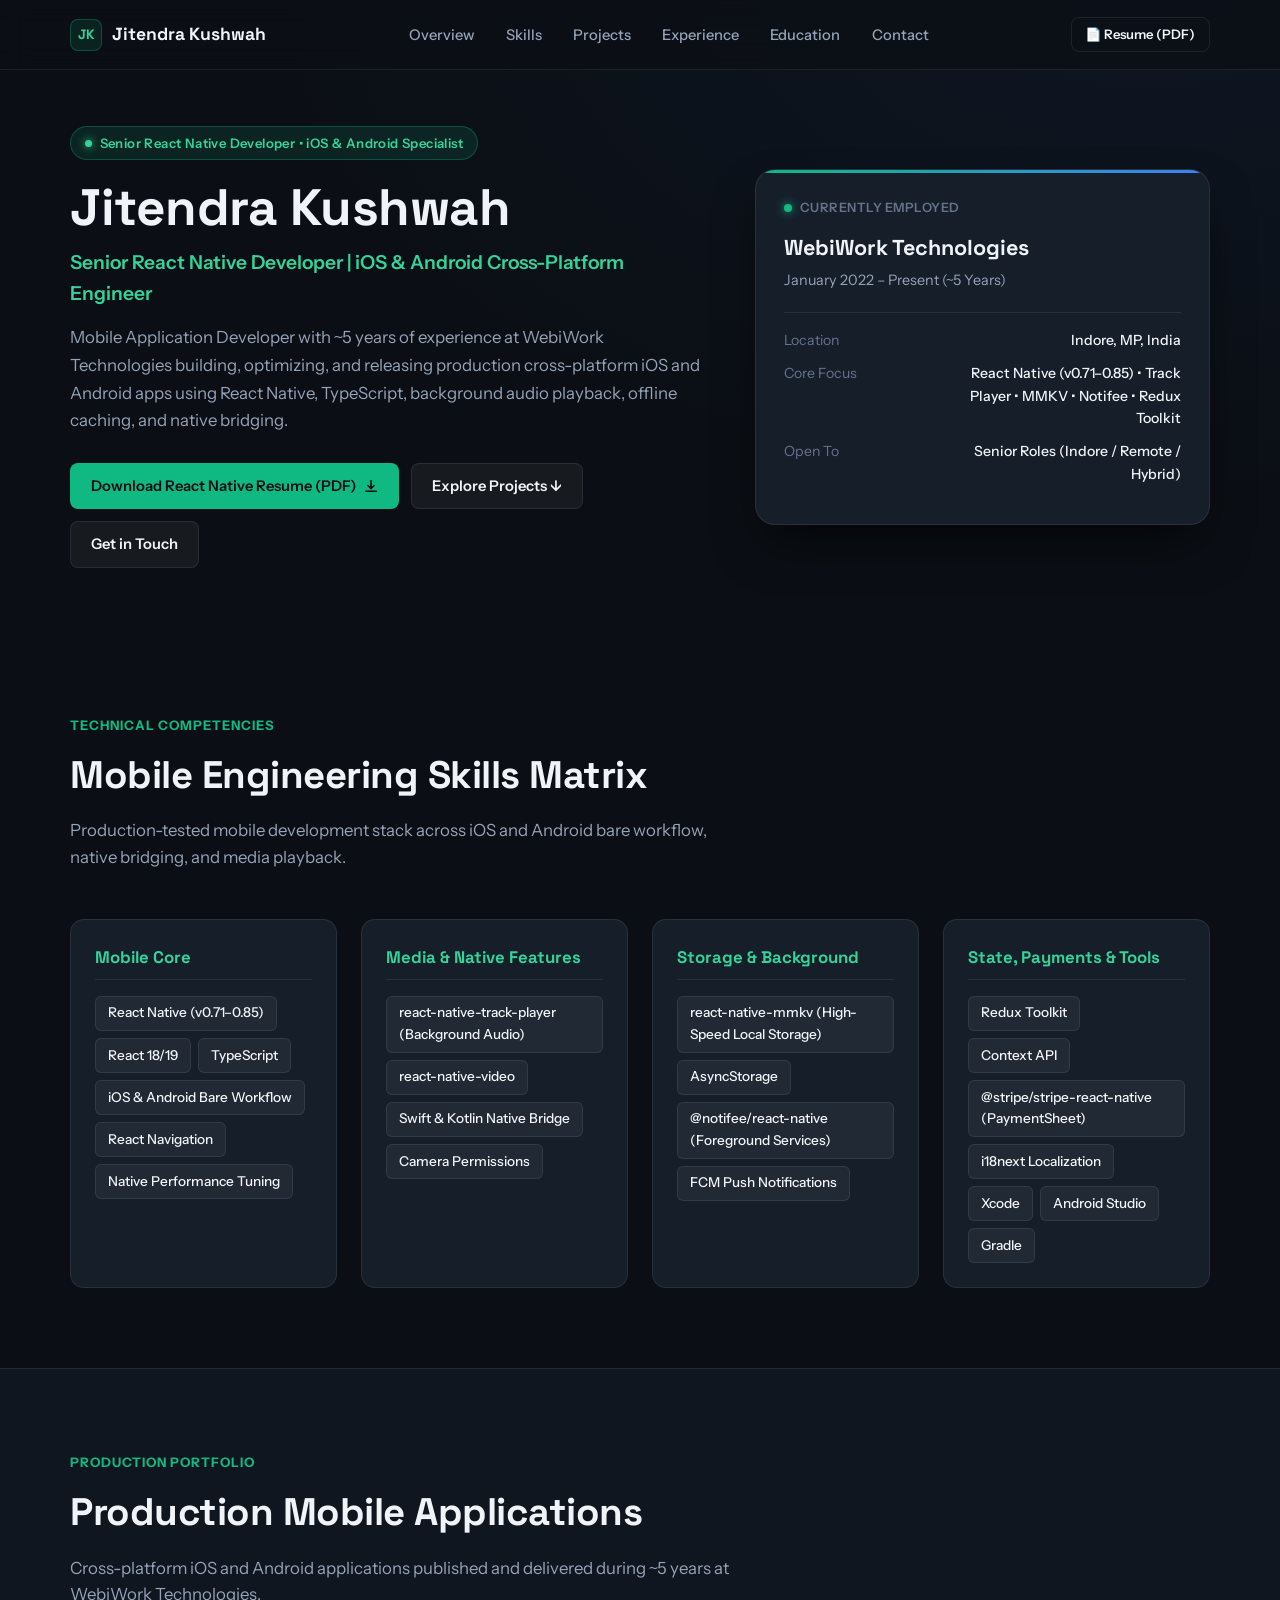
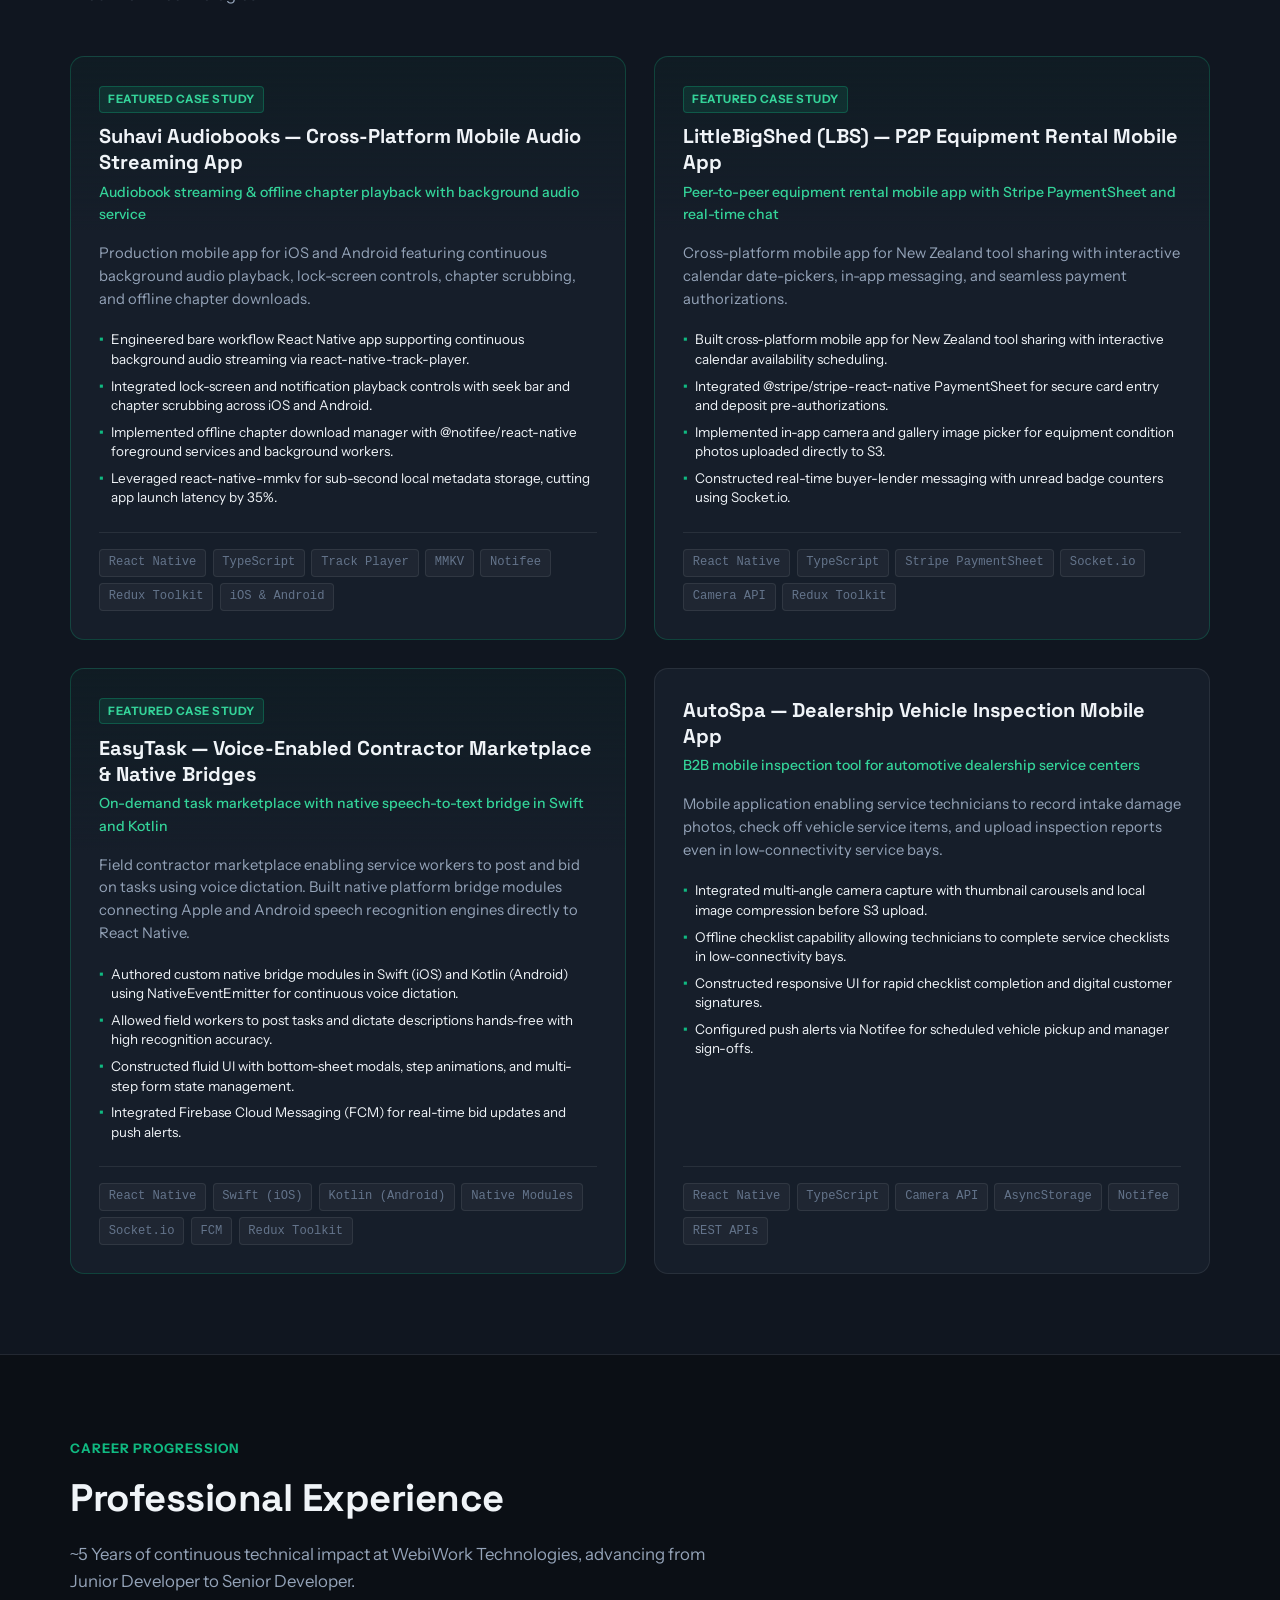
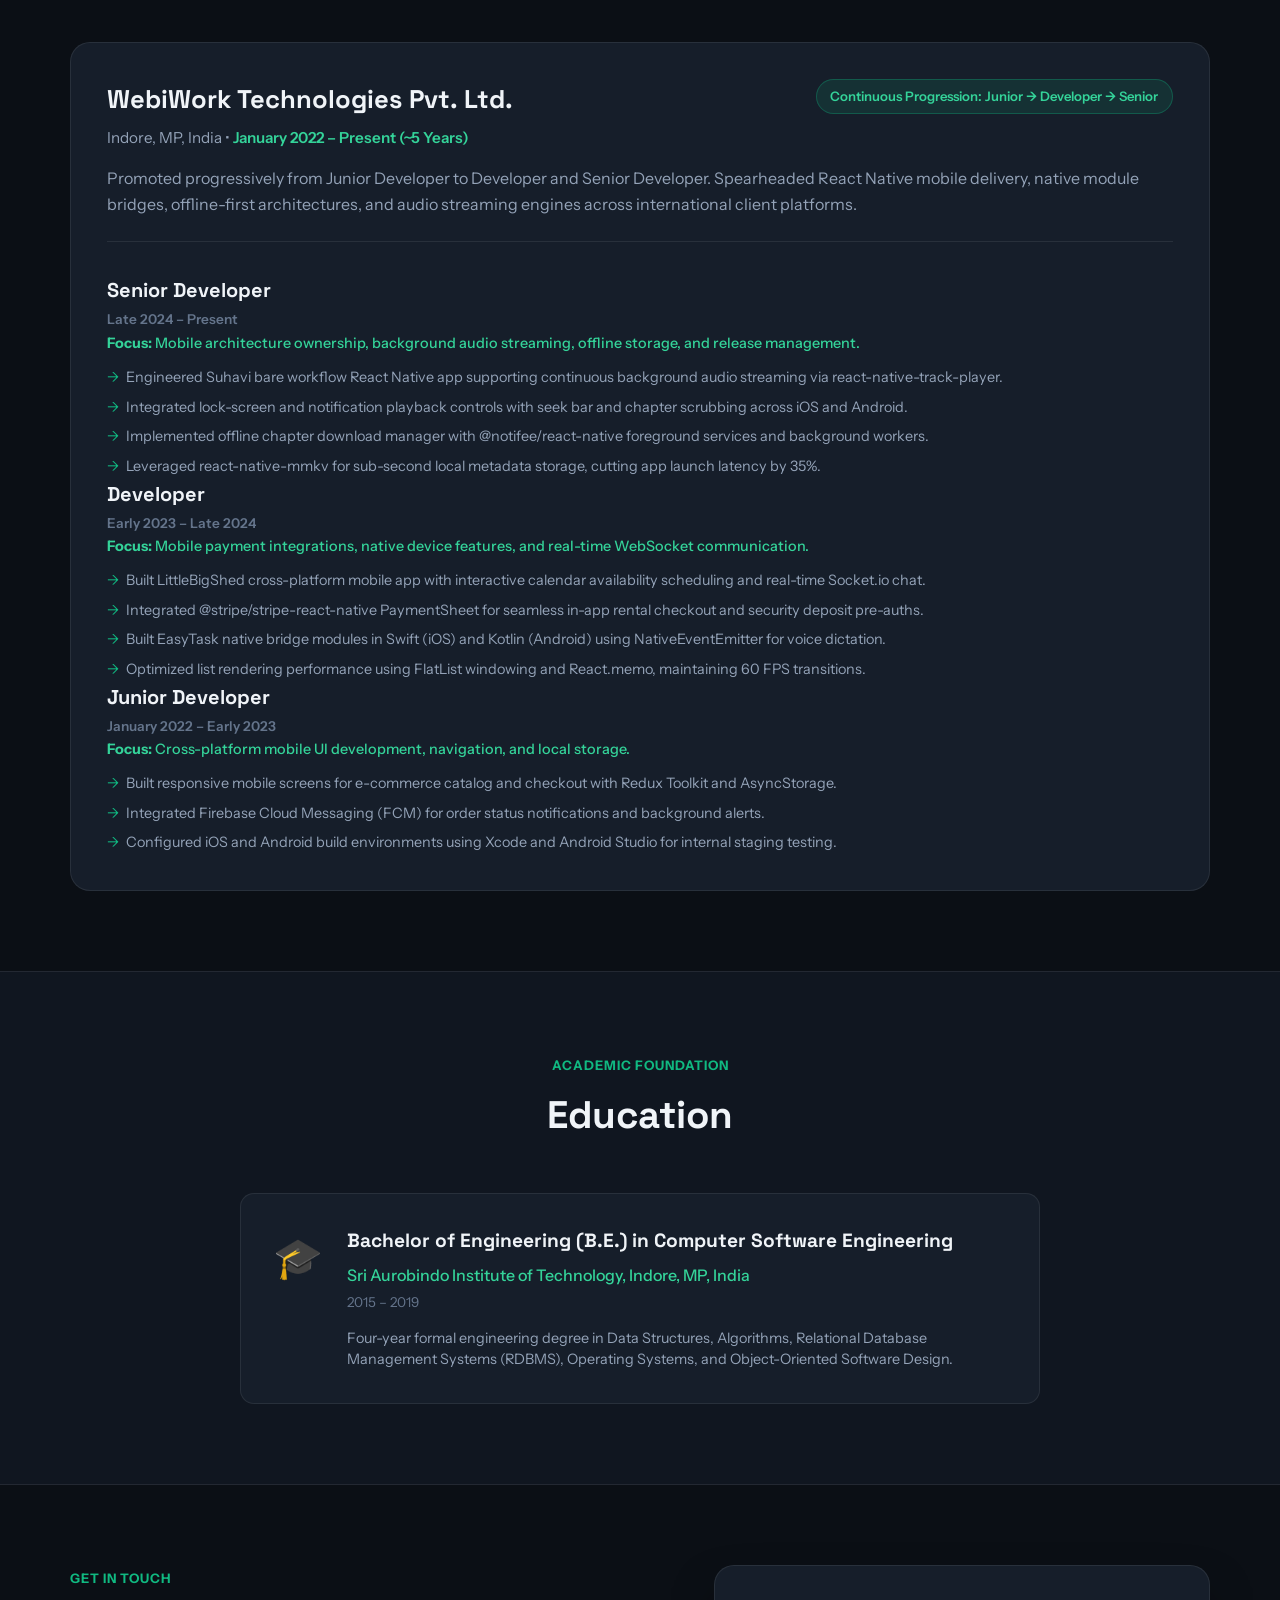
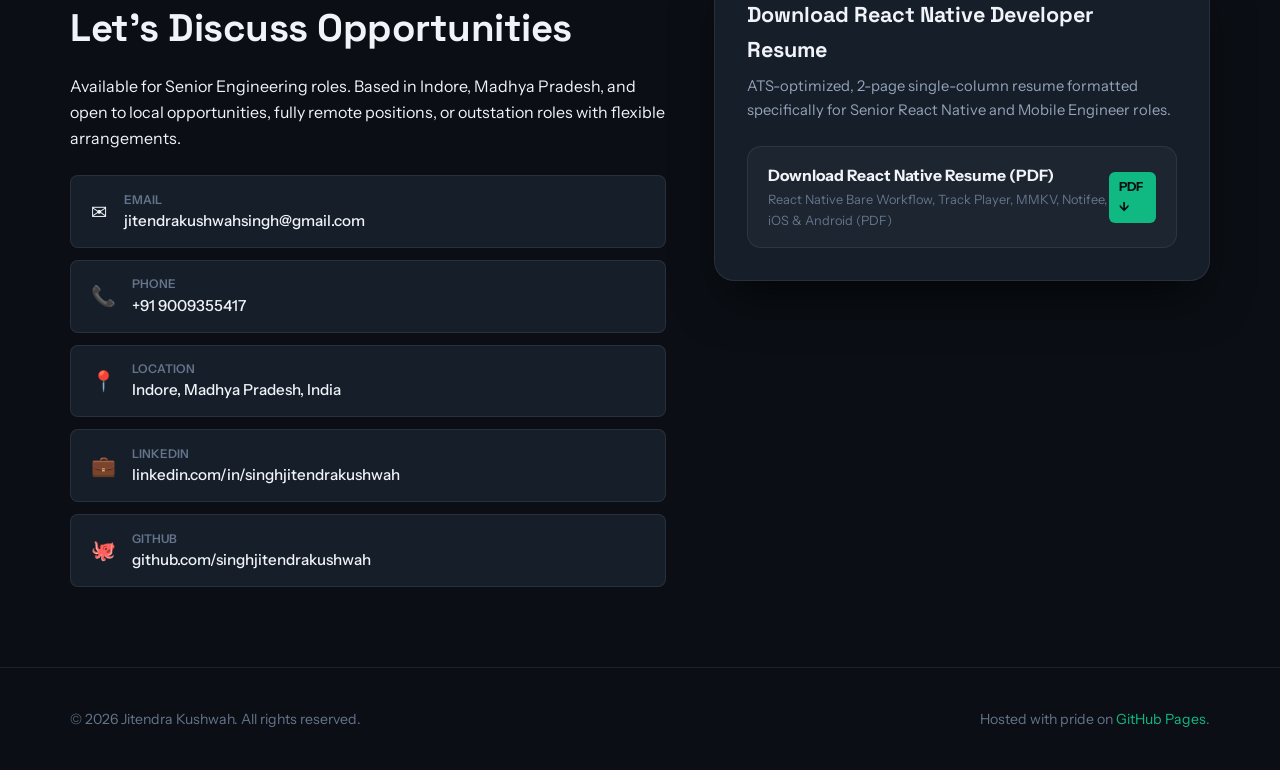
<file: mobile/index.html>
<!DOCTYPE html>
<html lang="en">
  <head>
    <meta charset="UTF-8" />
    <meta name="viewport" content="width=device-width, initial-scale=1" />
    <meta name="description" content="Senior React Native Mobile Developer with ~5 years of experience at WebiWork Technologies building high-performance cross-platform iOS and Android apps, background audio streaming, offline MMKV storage, and native modules." />
    <title>Jitendra Kushwah — Senior React Native Developer | iOS & Android Cross-Platform Engineer</title>
    <link rel="preconnect" href="https://fonts.googleapis.com" />
    <link rel="preconnect" href="https://fonts.gstatic.com" crossorigin />
    <link
      href="https://fonts.googleapis.com/css2?family=Instrument+Sans:ital,wght@0,400;0,500;0,600;0,700;1,400&family=Space+Grotesk:wght@500;600;700&display=swap"
      rel="stylesheet"
    />
    <link rel="stylesheet" href="../css/styles.css" />
  </head>
  <body>
    <a class="skip-link" href="#main">Skip to content</a>

    <header class="site-header">
      <div class="wrap header-inner">
        <a class="logo" href="#top">
          <span class="logo-mark">JK</span>
          <span class="logo-text">Jitendra Kushwah</span>
        </a>

        <button class="nav-toggle" type="button" aria-expanded="false" aria-controls="site-nav">
          <span class="sr-only">Toggle navigation</span>
          <span class="nav-toggle-bar"></span>
        </button>

        <nav id="site-nav" class="site-nav" aria-label="Primary">
          <ul class="nav-list">
            <li><a href="#top">Overview</a></li>
            <li><a href="#skills">Skills</a></li>
            <li><a href="#projects">Projects</a></li>
            <li><a href="#experience">Experience</a></li>
            <li><a href="#education">Education</a></li>
            <li><a href="#contact">Contact</a></li>
          </ul>
        </nav>

        <div class="header-cta-group">
          <a href="../react_native_developer_resume.pdf" target="_blank" class="btn btn-sm btn-outline">
            <span>📄 Resume (PDF)</span>
          </a>
        </div>
      </div>
    </header>

    <main id="main">
      <!-- HERO SECTION -->
      <section class="hero" id="top" aria-labelledby="hero-title">
        <div class="wrap">
          <div class="hero-grid">
            <div class="hero-copy">
              <div class="eyebrow-wrap">
                <span class="status-indicator"></span>
                <p class="eyebrow">Senior React Native Developer • iOS & Android Specialist</p>
              </div>
              <h1 id="hero-title" class="hero-name">Jitendra Kushwah</h1>
              <p class="hero-subtitle">Senior React Native Developer | iOS & Android Cross-Platform Engineer</p>
              <p class="hero-tagline">Mobile Application Developer with ~5 years of experience at WebiWork Technologies building, optimizing, and releasing production cross-platform iOS and Android apps using React Native, TypeScript, background audio playback, offline caching, and native bridging.</p>
              
              <div class="hero-actions">
                <a class="btn btn-primary" href="../react_native_developer_resume.pdf" target="_blank">
                  <span>Download React Native Resume (PDF)</span>
                  <svg width="14" height="14" viewBox="0 0 16 16" fill="none">
                    <path d="M8 2V11M8 11L4.5 7.5M8 11L11.5 7.5M2 14H14" stroke="currentColor" stroke-width="1.8" stroke-linecap="round" stroke-linejoin="round"/>
                  </svg>
                </a>
                <a class="btn btn-ghost" href="#projects">Explore Projects ↓</a>
                <a class="btn btn-ghost" href="#contact">Get in Touch</a>
              </div>
            </div>

            <div class="hero-card" aria-hidden="true">
              <div class="hero-card-inner">
                <div class="hero-card-header">
                  <span class="pulse-dot"></span>
                  <p class="hero-card-status">Currently Employed</p>
                </div>
                <h3 class="hero-card-company">WebiWork Technologies</h3>
                <p class="hero-card-tenure">January 2022 – Present (~5 Years)</p>
                <div class="hero-card-divider"></div>
                <div class="hero-card-detail">
                  <span class="detail-label">Location</span>
                  <span class="detail-val">Indore, MP, India</span>
                </div>
                <div class="hero-card-detail">
                  <span class="detail-label">Core Focus</span>
                  <span class="detail-val">React Native (v0.71–0.85) • Track Player • MMKV • Notifee • Redux Toolkit</span>
                </div>
                <div class="hero-card-detail">
                  <span class="detail-label">Open To</span>
                  <span class="detail-val">Senior Roles (Indore / Remote / Hybrid)</span>
                </div>
              </div>
            </div>
          </div>
        </div>
      </section>

      <!-- SKILLS SECTION -->
      <section class="section" id="skills">
        <div class="wrap">
          <div class="section-header">
            <span class="section-eyebrow">Technical Competencies</span>
            <h2 class="section-title">Mobile Engineering Skills Matrix</h2>
            <p class="section-lead">Production-tested mobile development stack across iOS and Android bare workflow, native bridging, and media playback.</p>
          </div>

<div class="skills-category-grid">
  <div class="skill-category-card">
    <h3 class="skill-category-title">Mobile Core</h3>
    <ul class="skill-tag-list">
      <li class="skill-tag">React Native (v0.71–0.85)</li>
      <li class="skill-tag">React 18/19</li>
      <li class="skill-tag">TypeScript</li>
      <li class="skill-tag">iOS & Android Bare Workflow</li>
      <li class="skill-tag">React Navigation</li>
      <li class="skill-tag">Native Performance Tuning</li>
    </ul>
  </div>
  <div class="skill-category-card">
    <h3 class="skill-category-title">Media & Native Features</h3>
    <ul class="skill-tag-list">
      <li class="skill-tag">react-native-track-player (Background Audio)</li>
      <li class="skill-tag">react-native-video</li>
      <li class="skill-tag">Swift & Kotlin Native Bridge</li>
      <li class="skill-tag">Camera Permissions</li>
    </ul>
  </div>
  <div class="skill-category-card">
    <h3 class="skill-category-title">Storage & Background</h3>
    <ul class="skill-tag-list">
      <li class="skill-tag">react-native-mmkv (High-Speed Local Storage)</li>
      <li class="skill-tag">AsyncStorage</li>
      <li class="skill-tag">@notifee/react-native (Foreground Services)</li>
      <li class="skill-tag">FCM Push Notifications</li>
    </ul>
  </div>
  <div class="skill-category-card">
    <h3 class="skill-category-title">State, Payments & Tools</h3>
    <ul class="skill-tag-list">
      <li class="skill-tag">Redux Toolkit</li>
      <li class="skill-tag">Context API</li>
      <li class="skill-tag">@stripe/stripe-react-native (PaymentSheet)</li>
      <li class="skill-tag">i18next Localization</li>
      <li class="skill-tag">Xcode</li>
      <li class="skill-tag">Android Studio</li>
      <li class="skill-tag">Gradle</li>
    </ul>
  </div>
</div>
        </div>
      </section>

      <!-- PROJECTS SECTION -->
      <section class="section section-alt" id="projects">
        <div class="wrap">
          <div class="section-header">
            <span class="section-eyebrow">Production Portfolio</span>
            <h2 class="section-title">Production Mobile Applications</h2>
            <p class="section-lead">Cross-platform iOS and Android applications published and delivered during ~5 years at WebiWork Technologies.</p>
          </div>

<div class="project-grid">
  <article class="project-card featured-card">
    <div class="project-card-header">
      <span class="featured-badge">Featured Case Study</span>
      <h3 class="project-title">Suhavi Audiobooks — Cross-Platform Mobile Audio Streaming App</h3>
      <p class="project-tagline">Audiobook streaming & offline chapter playback with background audio service</p>
    </div>
    <p class="project-desc">Production mobile app for iOS and Android featuring continuous background audio playback, lock-screen controls, chapter scrubbing, and offline chapter downloads.</p>
    <ul class="project-highlights">
      <li>Engineered bare workflow React Native app supporting continuous background audio streaming via react-native-track-player.</li>
      <li>Integrated lock-screen and notification playback controls with seek bar and chapter scrubbing across iOS and Android.</li>
      <li>Implemented offline chapter download manager with @notifee/react-native foreground services and background workers.</li>
      <li>Leveraged react-native-mmkv for sub-second local metadata storage, cutting app launch latency by 35%.</li>
    </ul>
    <div class="project-tags-wrap">
      <span class="proj-badge">React Native</span>
      <span class="proj-badge">TypeScript</span>
      <span class="proj-badge">Track Player</span>
      <span class="proj-badge">MMKV</span>
      <span class="proj-badge">Notifee</span>
      <span class="proj-badge">Redux Toolkit</span>
      <span class="proj-badge">iOS & Android</span>
    </div>
  </article>
  <article class="project-card featured-card">
    <div class="project-card-header">
      <span class="featured-badge">Featured Case Study</span>
      <h3 class="project-title">LittleBigShed (LBS) — P2P Equipment Rental Mobile App</h3>
      <p class="project-tagline">Peer-to-peer equipment rental mobile app with Stripe PaymentSheet and real-time chat</p>
    </div>
    <p class="project-desc">Cross-platform mobile app for New Zealand tool sharing with interactive calendar date-pickers, in-app messaging, and seamless payment authorizations.</p>
    <ul class="project-highlights">
      <li>Built cross-platform mobile app for New Zealand tool sharing with interactive calendar availability scheduling.</li>
      <li>Integrated @stripe/stripe-react-native PaymentSheet for secure card entry and deposit pre-authorizations.</li>
      <li>Implemented in-app camera and gallery image picker for equipment condition photos uploaded directly to S3.</li>
      <li>Constructed real-time buyer-lender messaging with unread badge counters using Socket.io.</li>
    </ul>
    <div class="project-tags-wrap">
      <span class="proj-badge">React Native</span>
      <span class="proj-badge">TypeScript</span>
      <span class="proj-badge">Stripe PaymentSheet</span>
      <span class="proj-badge">Socket.io</span>
      <span class="proj-badge">Camera API</span>
      <span class="proj-badge">Redux Toolkit</span>
    </div>
  </article>
  <article class="project-card featured-card">
    <div class="project-card-header">
      <span class="featured-badge">Featured Case Study</span>
      <h3 class="project-title">EasyTask — Voice-Enabled Contractor Marketplace & Native Bridges</h3>
      <p class="project-tagline">On-demand task marketplace with native speech-to-text bridge in Swift and Kotlin</p>
    </div>
    <p class="project-desc">Field contractor marketplace enabling service workers to post and bid on tasks using voice dictation. Built native platform bridge modules connecting Apple and Android speech recognition engines directly to React Native.</p>
    <ul class="project-highlights">
      <li>Authored custom native bridge modules in Swift (iOS) and Kotlin (Android) using NativeEventEmitter for continuous voice dictation.</li>
      <li>Allowed field workers to post tasks and dictate descriptions hands-free with high recognition accuracy.</li>
      <li>Constructed fluid UI with bottom-sheet modals, step animations, and multi-step form state management.</li>
      <li>Integrated Firebase Cloud Messaging (FCM) for real-time bid updates and push alerts.</li>
    </ul>
    <div class="project-tags-wrap">
      <span class="proj-badge">React Native</span>
      <span class="proj-badge">Swift (iOS)</span>
      <span class="proj-badge">Kotlin (Android)</span>
      <span class="proj-badge">Native Modules</span>
      <span class="proj-badge">Socket.io</span>
      <span class="proj-badge">FCM</span>
      <span class="proj-badge">Redux Toolkit</span>
    </div>
  </article>
  <article class="project-card">
    <div class="project-card-header">
      <h3 class="project-title">AutoSpa — Dealership Vehicle Inspection Mobile App</h3>
      <p class="project-tagline">B2B mobile inspection tool for automotive dealership service centers</p>
    </div>
    <p class="project-desc">Mobile application enabling service technicians to record intake damage photos, check off vehicle service items, and upload inspection reports even in low-connectivity service bays.</p>
    <ul class="project-highlights">
      <li>Integrated multi-angle camera capture with thumbnail carousels and local image compression before S3 upload.</li>
      <li>Offline checklist capability allowing technicians to complete service checklists in low-connectivity bays.</li>
      <li>Constructed responsive UI for rapid checklist completion and digital customer signatures.</li>
      <li>Configured push alerts via Notifee for scheduled vehicle pickup and manager sign-offs.</li>
    </ul>
    <div class="project-tags-wrap">
      <span class="proj-badge">React Native</span>
      <span class="proj-badge">TypeScript</span>
      <span class="proj-badge">Camera API</span>
      <span class="proj-badge">AsyncStorage</span>
      <span class="proj-badge">Notifee</span>
      <span class="proj-badge">REST APIs</span>
    </div>
  </article>
</div>
        </div>
      </section>

      <!-- EXPERIENCE SECTION -->
      <section class="section" id="experience">
        <div class="wrap">
          <div class="section-header">
            <span class="section-eyebrow">Career Progression</span>
            <h2 class="section-title">Professional Experience</h2>
            <p class="section-lead">
              ~5 Years of continuous technical impact at WebiWork Technologies, advancing from Junior Developer to Senior Developer.
            </p>
          </div>

          <div class="experience-timeline">
<div class="company-card">
  <div class="company-header">
    <div>
      <h3 class="company-name">WebiWork Technologies Pvt. Ltd.</h3>
      <p class="company-meta">Indore, MP, India • <span class="tenure-badge">January 2022 – Present (~5 Years)</span></p>
    </div>
    <span class="company-growth-tag">Continuous Progression: Junior → Developer → Senior</span>
  </div>
  <p class="company-overview">Promoted progressively from Junior Developer to Developer and Senior Developer. Spearheaded React Native mobile delivery, native module bridges, offline-first architectures, and audio streaming engines across international client platforms.</p>
  <div class="role-stack">
    <div class="role-item">
      <div class="role-top">
        <h4 class="role-title">Senior Developer</h4>
        <span class="role-period">Late 2024 – Present</span>
      </div>
      <p class="role-focus"><strong>Focus:</strong> Mobile architecture ownership, background audio streaming, offline storage, and release management.</p>
      <ul class="role-bullets">
        <li>Engineered Suhavi bare workflow React Native app supporting continuous background audio streaming via react-native-track-player.</li>
        <li>Integrated lock-screen and notification playback controls with seek bar and chapter scrubbing across iOS and Android.</li>
        <li>Implemented offline chapter download manager with @notifee/react-native foreground services and background workers.</li>
        <li>Leveraged react-native-mmkv for sub-second local metadata storage, cutting app launch latency by 35%.</li>
      </ul>
    </div>
    <div class="role-item">
      <div class="role-top">
        <h4 class="role-title">Developer</h4>
        <span class="role-period">Early 2023 – Late 2024</span>
      </div>
      <p class="role-focus"><strong>Focus:</strong> Mobile payment integrations, native device features, and real-time WebSocket communication.</p>
      <ul class="role-bullets">
        <li>Built LittleBigShed cross-platform mobile app with interactive calendar availability scheduling and real-time Socket.io chat.</li>
        <li>Integrated @stripe/stripe-react-native PaymentSheet for seamless in-app rental checkout and security deposit pre-auths.</li>
        <li>Built EasyTask native bridge modules in Swift (iOS) and Kotlin (Android) using NativeEventEmitter for voice dictation.</li>
        <li>Optimized list rendering performance using FlatList windowing and React.memo, maintaining 60 FPS transitions.</li>
      </ul>
    </div>
    <div class="role-item">
      <div class="role-top">
        <h4 class="role-title">Junior Developer</h4>
        <span class="role-period">January 2022 – Early 2023</span>
      </div>
      <p class="role-focus"><strong>Focus:</strong> Cross-platform mobile UI development, navigation, and local storage.</p>
      <ul class="role-bullets">
        <li>Built responsive mobile screens for e-commerce catalog and checkout with Redux Toolkit and AsyncStorage.</li>
        <li>Integrated Firebase Cloud Messaging (FCM) for order status notifications and background alerts.</li>
        <li>Configured iOS and Android build environments using Xcode and Android Studio for internal staging testing.</li>
      </ul>
    </div>
  </div>
</div>
          </div>
        </div>
      </section>

      <!-- EDUCATION SECTION -->
      <section class="section section-alt" id="education">
        <div class="wrap narrow">
          <div class="section-header text-center">
            <span class="section-eyebrow">Academic Foundation</span>
            <h2 class="section-title">Education</h2>
          </div>

          <div class="education-card">
            <div class="education-icon">🎓</div>
            <div class="education-details">
              <h3>Bachelor of Engineering (B.E.) in Computer Software Engineering</h3>
              <p class="education-inst">Sri Aurobindo Institute of Technology, Indore, MP, India</p>
              <p class="education-years">2015 – 2019</p>
              <p class="education-notes">
                Four-year formal engineering degree in Data Structures, Algorithms, Relational Database Management Systems (RDBMS), Operating Systems, and Object-Oriented Software Design.
              </p>
            </div>
          </div>
        </div>
      </section>

      <!-- CONTACT & RESUME SECTION -->
      <section class="section cta-section" id="contact">
        <div class="wrap">
          <div class="contact-grid">
            <div class="contact-info">
              <span class="section-eyebrow">Get in Touch</span>
              <h2 class="section-title">Let's Discuss Opportunities</h2>
              <p class="cta-text">
                Available for Senior Engineering roles. Based in Indore, Madhya Pradesh, and open to local opportunities, fully remote positions, or outstation roles with flexible arrangements.
              </p>

              <div class="contact-links-list">
                <a href="mailto:jitendrakushwahsingh@gmail.com" class="contact-link-item">
                  <span class="link-icon">✉️</span>
                  <div>
                    <span class="link-label">Email</span>
                    <span class="link-value">jitendrakushwahsingh@gmail.com</span>
                  </div>
                </a>
                <a href="tel:+919009355417" class="contact-link-item">
                  <span class="link-icon">📞</span>
                  <div>
                    <span class="link-label">Phone</span>
                    <span class="link-value">+91 9009355417</span>
                  </div>
                </a>
                <div class="contact-link-item">
                  <span class="link-icon">📍</span>
                  <div>
                    <span class="link-label">Location</span>
                    <span class="link-value">Indore, Madhya Pradesh, India</span>
                  </div>
                </div>
                <a href="https://linkedin.com/in/singhjitendrakushwah" target="_blank" rel="noopener noreferrer" class="contact-link-item">
                  <span class="link-icon">💼</span>
                  <div>
                    <span class="link-label">LinkedIn</span>
                    <span class="link-value">linkedin.com/in/singhjitendrakushwah</span>
                  </div>
                </a>
                <a href="https://github.com/singhjitendrakushwah" target="_blank" rel="noopener noreferrer" class="contact-link-item">
                  <span class="link-icon">🐙</span>
                  <div>
                    <span class="link-label">GitHub</span>
                    <span class="link-value">github.com/singhjitendrakushwah</span>
                  </div>
                </a>
              </div>
            </div>

            <div class="resume-download-card">
              <h3>Download React Native Developer Resume</h3>
              <p>ATS-optimized, 2-page single-column resume formatted specifically for Senior React Native and Mobile Engineer roles.</p>

              <div class="resume-button-stack">
                <a href="../react_native_developer_resume.pdf" target="_blank" class="resume-btn-item">
                  <div class="btn-item-text">
                    <strong>Download React Native Resume (PDF)</strong>
                    <span>React Native Bare Workflow, Track Player, MMKV, Notifee, iOS & Android (PDF)</span>
                  </div>
                  <span class="btn-download-icon">PDF ↓</span>
                </a>
              </div>
            </div>
          </div>
        </div>
      </section>
    </main>

    <footer class="site-footer">
      <div class="wrap footer-inner">
        <p>© 2026 Jitendra Kushwah. All rights reserved.</p>
        <p class="footer-note">Hosted with pride on <a href="https://pages.github.com/" target="_blank" rel="noopener noreferrer">GitHub Pages</a>.</p>
      </div>
    </footer>

    <script>
      // Lightweight Mobile Navigation
      (function() {
        var toggle = document.querySelector('.nav-toggle');
        var nav = document.getElementById('site-nav');
        if (toggle && nav) {
          toggle.addEventListener('click', function() {
            var isOpen = nav.classList.toggle('is-open');
            toggle.setAttribute('aria-expanded', String(isOpen));
          });
          nav.querySelectorAll('a').forEach(function(link) {
            link.addEventListener('click', function() {
              nav.classList.remove('is-open');
              toggle.setAttribute('aria-expanded', 'false');
            });
          });
        }
      })();
    </script>
  </body>
</html>
</file>
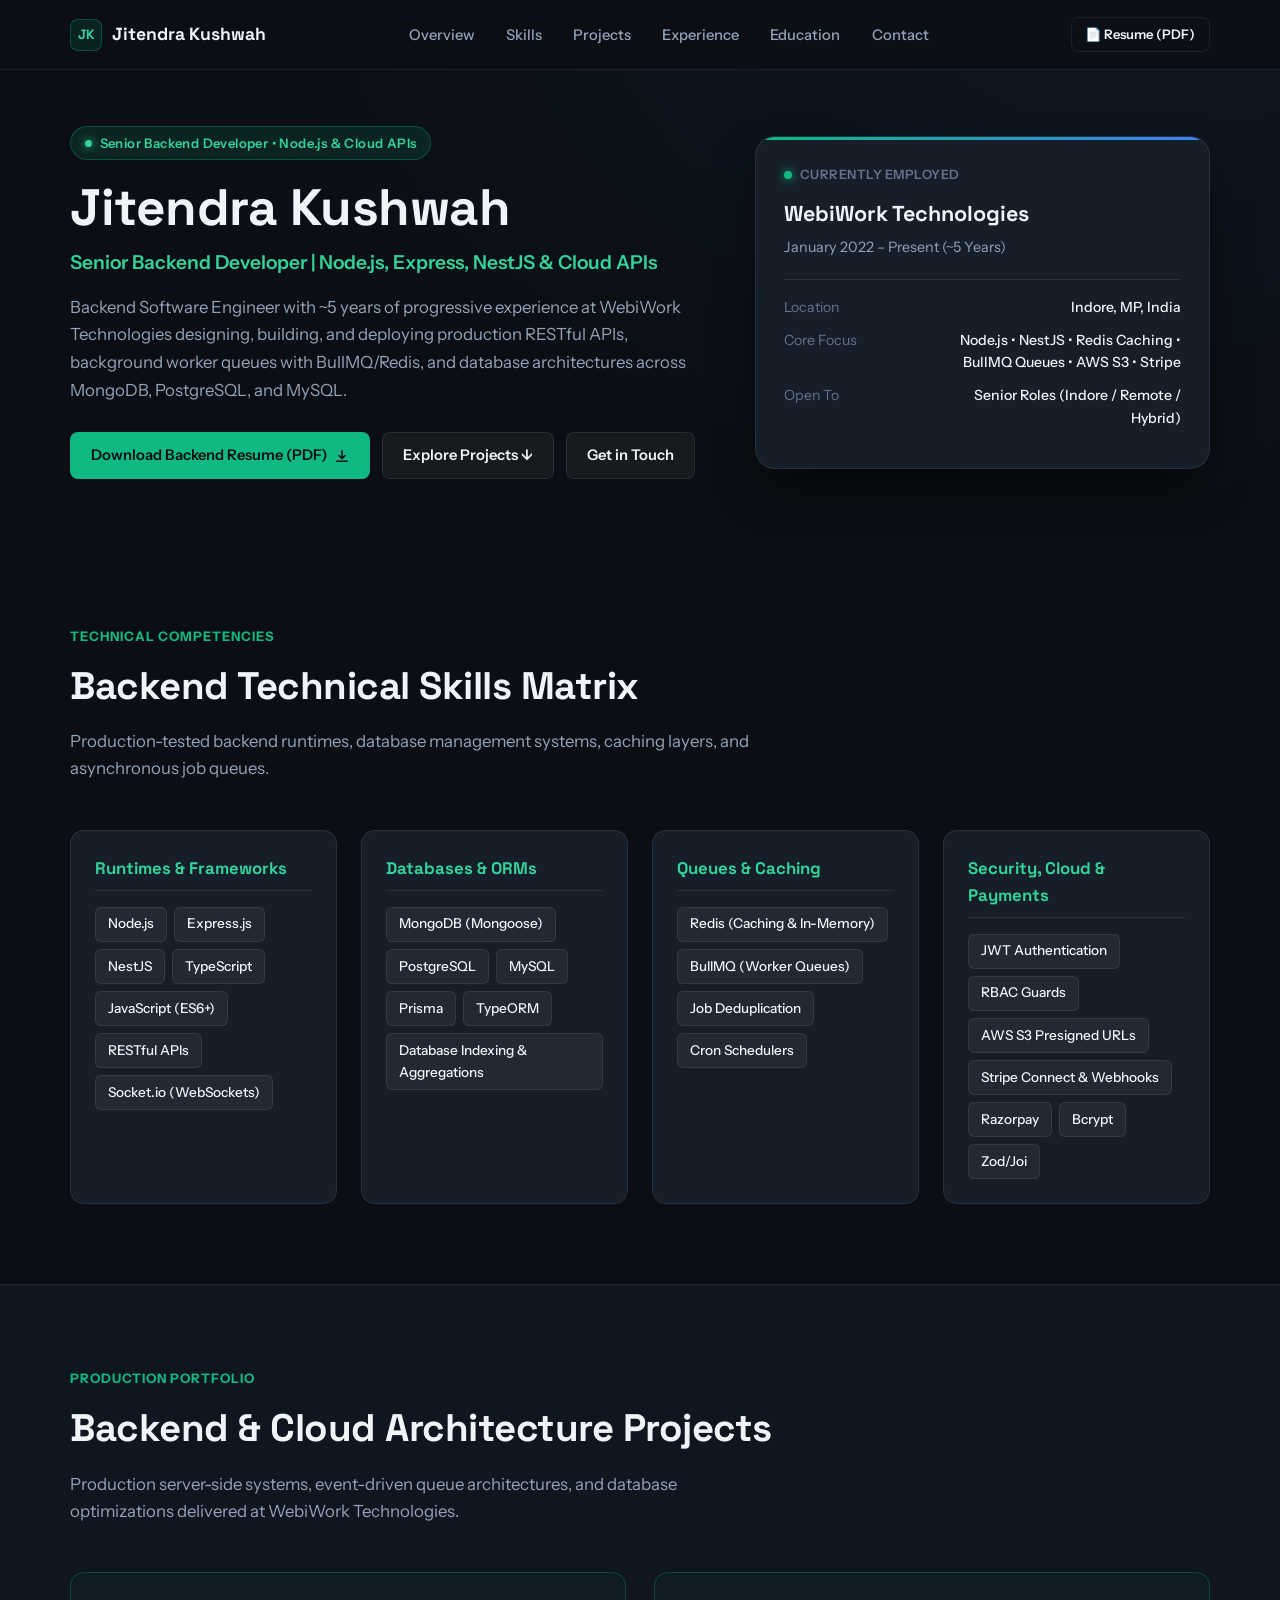
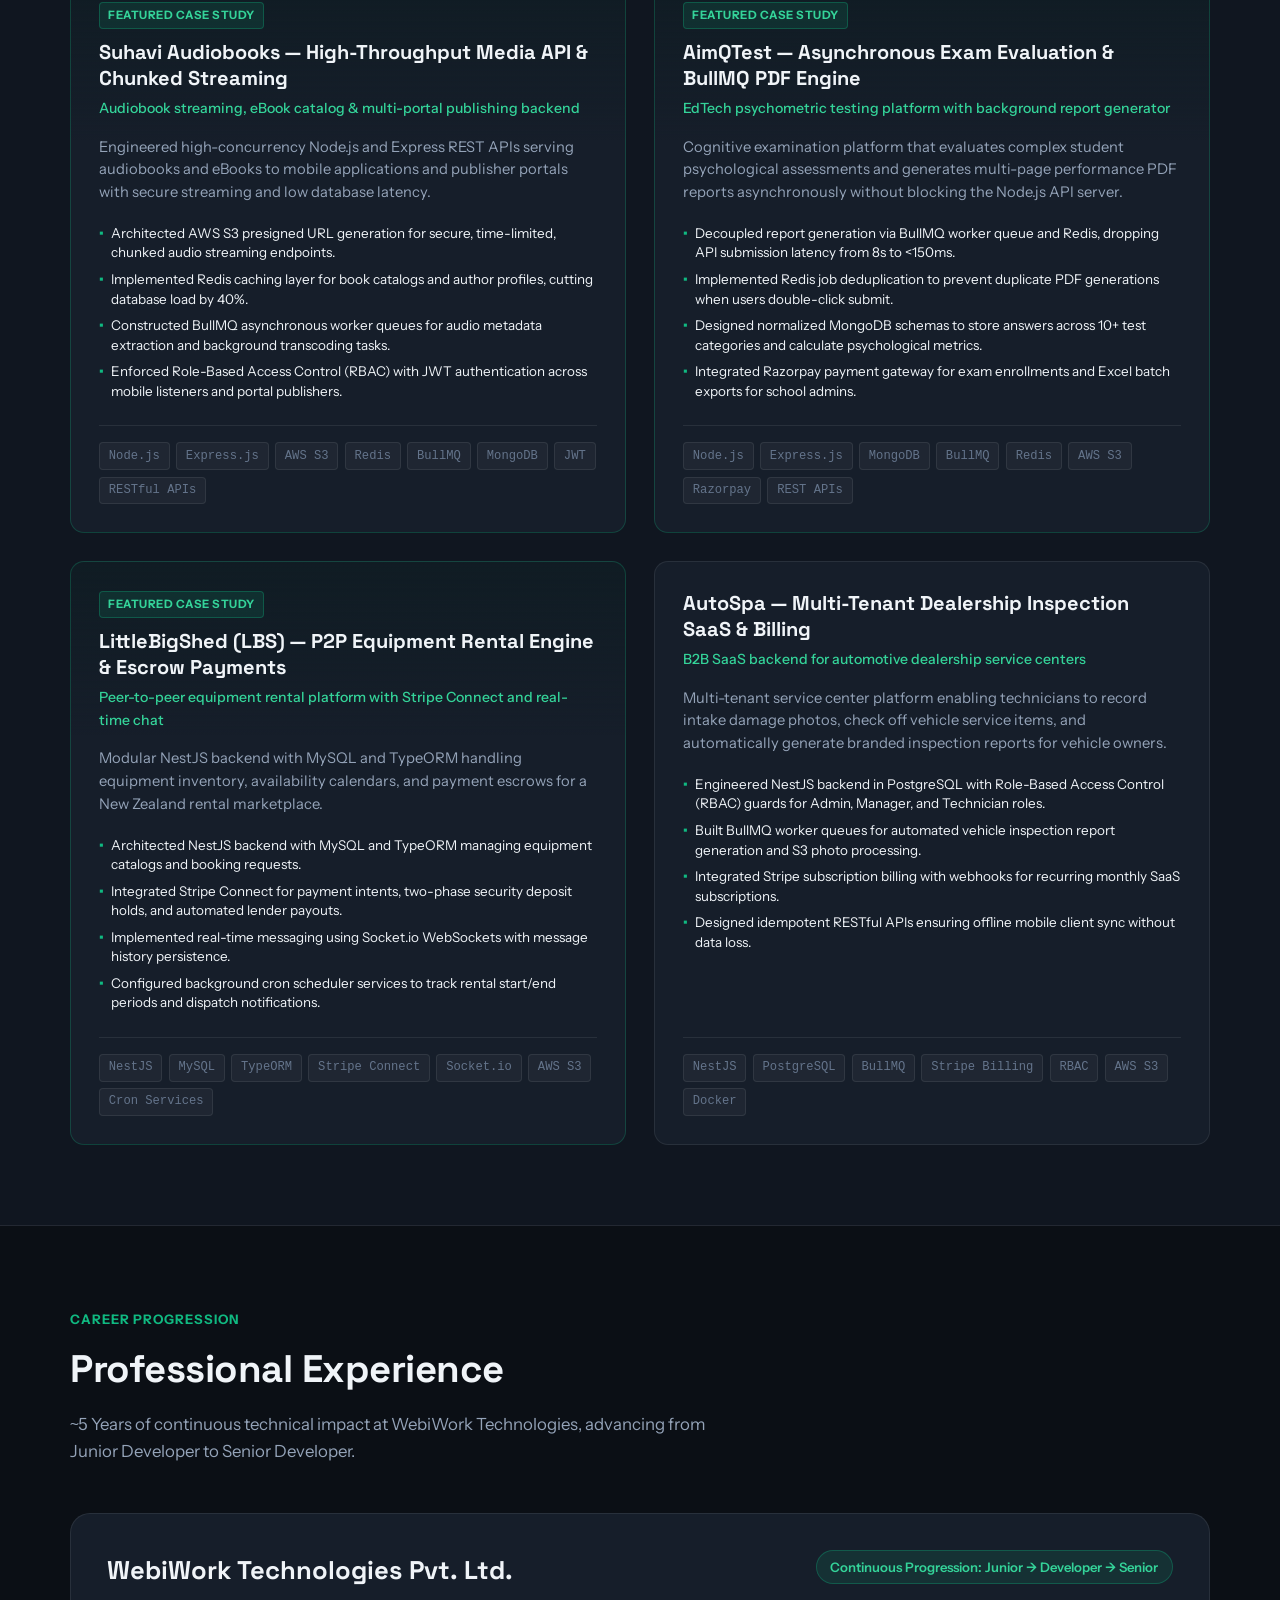
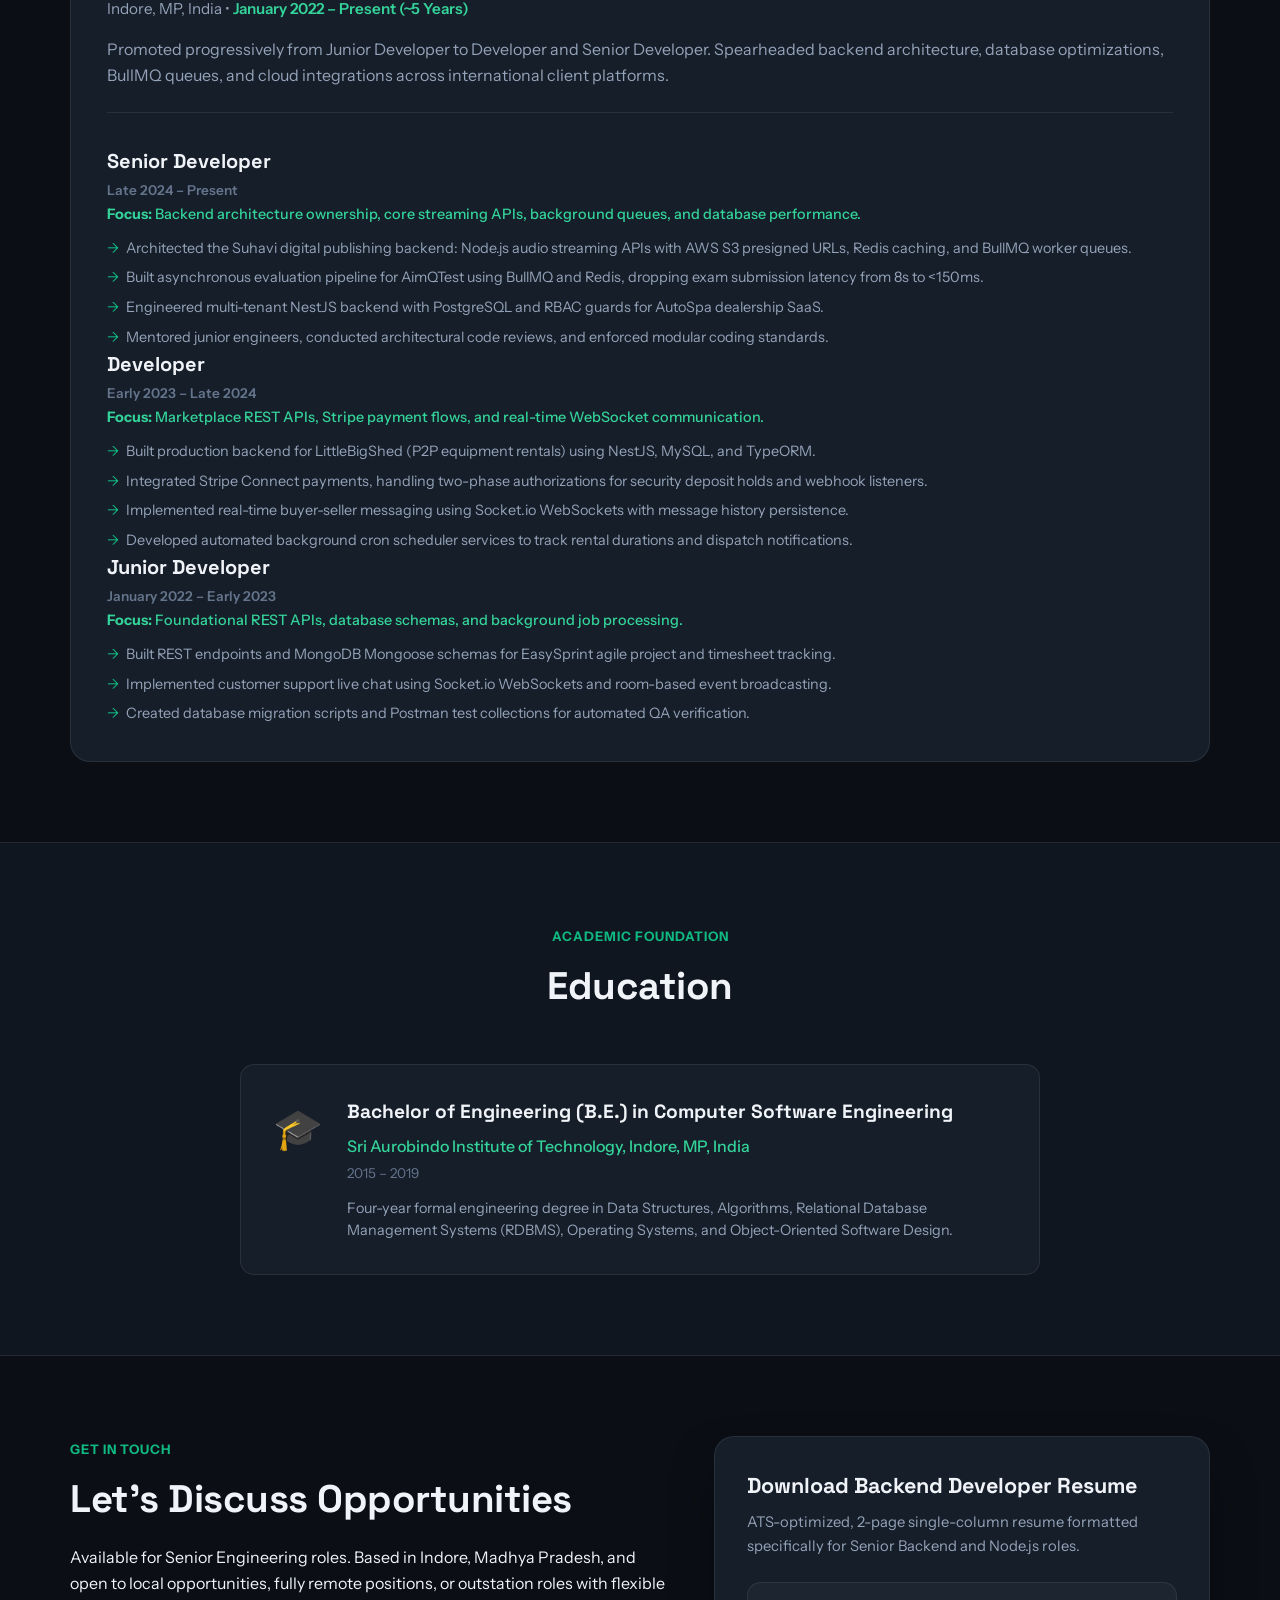
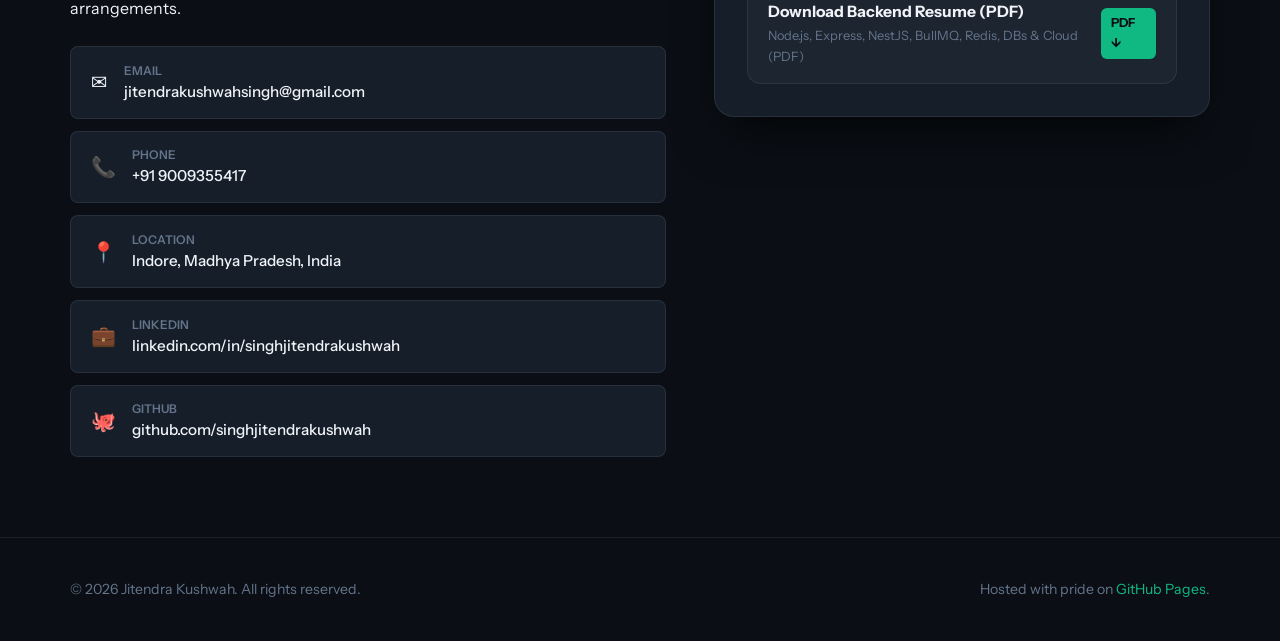
<file: backend.html>
<!DOCTYPE html>
<html lang="en">
  <head>
    <meta charset="UTF-8" />
    <meta name="viewport" content="width=device-width, initial-scale=1" />
    <meta name="description" content="Senior Backend Software Engineer with ~5 years of experience at WebiWork Technologies building production RESTful APIs, BullMQ worker queues, Redis caching, and robust database architectures across PostgreSQL and MongoDB." />
    <title>Jitendra Kushwah — Senior Backend Developer | Node.js, Express, NestJS & Cloud APIs</title>
    <link rel="preconnect" href="https://fonts.googleapis.com" />
    <link rel="preconnect" href="https://fonts.gstatic.com" crossorigin />
    <link
      href="https://fonts.googleapis.com/css2?family=Instrument+Sans:ital,wght@0,400;0,500;0,600;0,700;1,400&family=Space+Grotesk:wght@500;600;700&display=swap"
      rel="stylesheet"
    />
    <link rel="stylesheet" href="css/styles.css" />
  </head>
  <body>
    <a class="skip-link" href="#main">Skip to content</a>

    <header class="site-header">
      <div class="wrap header-inner">
        <a class="logo" href="#top">
          <span class="logo-mark">JK</span>
          <span class="logo-text">Jitendra Kushwah</span>
        </a>

        <button class="nav-toggle" type="button" aria-expanded="false" aria-controls="site-nav">
          <span class="sr-only">Toggle navigation</span>
          <span class="nav-toggle-bar"></span>
        </button>

        <nav id="site-nav" class="site-nav" aria-label="Primary">
          <ul class="nav-list">
            <li><a href="#top">Overview</a></li>
            <li><a href="#skills">Skills</a></li>
            <li><a href="#projects">Projects</a></li>
            <li><a href="#experience">Experience</a></li>
            <li><a href="#education">Education</a></li>
            <li><a href="#contact">Contact</a></li>
          </ul>
        </nav>

        <div class="header-cta-group">
          <a href="backend_developer_resume.pdf" target="_blank" class="btn btn-sm btn-outline">
            <span>📄 Resume (PDF)</span>
          </a>
        </div>
      </div>
    </header>

    <main id="main">
      <!-- HERO SECTION -->
      <section class="hero" id="top" aria-labelledby="hero-title">
        <div class="wrap">
          <div class="hero-grid">
            <div class="hero-copy">
              <div class="eyebrow-wrap">
                <span class="status-indicator"></span>
                <p class="eyebrow">Senior Backend Developer • Node.js & Cloud APIs</p>
              </div>
              <h1 id="hero-title" class="hero-name">Jitendra Kushwah</h1>
              <p class="hero-subtitle">Senior Backend Developer | Node.js, Express, NestJS & Cloud APIs</p>
              <p class="hero-tagline">Backend Software Engineer with ~5 years of progressive experience at WebiWork Technologies designing, building, and deploying production RESTful APIs, background worker queues with BullMQ/Redis, and database architectures across MongoDB, PostgreSQL, and MySQL.</p>
              
              <div class="hero-actions">
                <a class="btn btn-primary" href="backend_developer_resume.pdf" target="_blank">
                  <span>Download Backend Resume (PDF)</span>
                  <svg width="14" height="14" viewBox="0 0 16 16" fill="none">
                    <path d="M8 2V11M8 11L4.5 7.5M8 11L11.5 7.5M2 14H14" stroke="currentColor" stroke-width="1.8" stroke-linecap="round" stroke-linejoin="round"/>
                  </svg>
                </a>
                <a class="btn btn-ghost" href="#projects">Explore Projects ↓</a>
                <a class="btn btn-ghost" href="#contact">Get in Touch</a>
              </div>
            </div>

            <div class="hero-card" aria-hidden="true">
              <div class="hero-card-inner">
                <div class="hero-card-header">
                  <span class="pulse-dot"></span>
                  <p class="hero-card-status">Currently Employed</p>
                </div>
                <h3 class="hero-card-company">WebiWork Technologies</h3>
                <p class="hero-card-tenure">January 2022 – Present (~5 Years)</p>
                <div class="hero-card-divider"></div>
                <div class="hero-card-detail">
                  <span class="detail-label">Location</span>
                  <span class="detail-val">Indore, MP, India</span>
                </div>
                <div class="hero-card-detail">
                  <span class="detail-label">Core Focus</span>
                  <span class="detail-val">Node.js • NestJS • Redis Caching • BullMQ Queues • AWS S3 • Stripe</span>
                </div>
                <div class="hero-card-detail">
                  <span class="detail-label">Open To</span>
                  <span class="detail-val">Senior Roles (Indore / Remote / Hybrid)</span>
                </div>
              </div>
            </div>
          </div>
        </div>
      </section>

      <!-- SKILLS SECTION -->
      <section class="section" id="skills">
        <div class="wrap">
          <div class="section-header">
            <span class="section-eyebrow">Technical Competencies</span>
            <h2 class="section-title">Backend Technical Skills Matrix</h2>
            <p class="section-lead">Production-tested backend runtimes, database management systems, caching layers, and asynchronous job queues.</p>
          </div>

<div class="skills-category-grid">
  <div class="skill-category-card">
    <h3 class="skill-category-title">Runtimes & Frameworks</h3>
    <ul class="skill-tag-list">
      <li class="skill-tag">Node.js</li>
      <li class="skill-tag">Express.js</li>
      <li class="skill-tag">NestJS</li>
      <li class="skill-tag">TypeScript</li>
      <li class="skill-tag">JavaScript (ES6+)</li>
      <li class="skill-tag">RESTful APIs</li>
      <li class="skill-tag">Socket.io (WebSockets)</li>
    </ul>
  </div>
  <div class="skill-category-card">
    <h3 class="skill-category-title">Databases & ORMs</h3>
    <ul class="skill-tag-list">
      <li class="skill-tag">MongoDB (Mongoose)</li>
      <li class="skill-tag">PostgreSQL</li>
      <li class="skill-tag">MySQL</li>
      <li class="skill-tag">Prisma</li>
      <li class="skill-tag">TypeORM</li>
      <li class="skill-tag">Database Indexing & Aggregations</li>
    </ul>
  </div>
  <div class="skill-category-card">
    <h3 class="skill-category-title">Queues & Caching</h3>
    <ul class="skill-tag-list">
      <li class="skill-tag">Redis (Caching & In-Memory)</li>
      <li class="skill-tag">BullMQ (Worker Queues)</li>
      <li class="skill-tag">Job Deduplication</li>
      <li class="skill-tag">Cron Schedulers</li>
    </ul>
  </div>
  <div class="skill-category-card">
    <h3 class="skill-category-title">Security, Cloud & Payments</h3>
    <ul class="skill-tag-list">
      <li class="skill-tag">JWT Authentication</li>
      <li class="skill-tag">RBAC Guards</li>
      <li class="skill-tag">AWS S3 Presigned URLs</li>
      <li class="skill-tag">Stripe Connect & Webhooks</li>
      <li class="skill-tag">Razorpay</li>
      <li class="skill-tag">Bcrypt</li>
      <li class="skill-tag">Zod/Joi</li>
    </ul>
  </div>
</div>
        </div>
      </section>

      <!-- PROJECTS SECTION -->
      <section class="section section-alt" id="projects">
        <div class="wrap">
          <div class="section-header">
            <span class="section-eyebrow">Production Portfolio</span>
            <h2 class="section-title">Backend & Cloud Architecture Projects</h2>
            <p class="section-lead">Production server-side systems, event-driven queue architectures, and database optimizations delivered at WebiWork Technologies.</p>
          </div>

<div class="project-grid">
  <article class="project-card featured-card">
    <div class="project-card-header">
      <span class="featured-badge">Featured Case Study</span>
      <h3 class="project-title">Suhavi Audiobooks — High-Throughput Media API & Chunked Streaming</h3>
      <p class="project-tagline">Audiobook streaming, eBook catalog & multi-portal publishing backend</p>
    </div>
    <p class="project-desc">Engineered high-concurrency Node.js and Express REST APIs serving audiobooks and eBooks to mobile applications and publisher portals with secure streaming and low database latency.</p>
    <ul class="project-highlights">
      <li>Architected AWS S3 presigned URL generation for secure, time-limited, chunked audio streaming endpoints.</li>
      <li>Implemented Redis caching layer for book catalogs and author profiles, cutting database load by 40%.</li>
      <li>Constructed BullMQ asynchronous worker queues for audio metadata extraction and background transcoding tasks.</li>
      <li>Enforced Role-Based Access Control (RBAC) with JWT authentication across mobile listeners and portal publishers.</li>
    </ul>
    <div class="project-tags-wrap">
      <span class="proj-badge">Node.js</span>
      <span class="proj-badge">Express.js</span>
      <span class="proj-badge">AWS S3</span>
      <span class="proj-badge">Redis</span>
      <span class="proj-badge">BullMQ</span>
      <span class="proj-badge">MongoDB</span>
      <span class="proj-badge">JWT</span>
      <span class="proj-badge">RESTful APIs</span>
    </div>
  </article>
  <article class="project-card featured-card">
    <div class="project-card-header">
      <span class="featured-badge">Featured Case Study</span>
      <h3 class="project-title">AimQTest — Asynchronous Exam Evaluation & BullMQ PDF Engine</h3>
      <p class="project-tagline">EdTech psychometric testing platform with background report generator</p>
    </div>
    <p class="project-desc">Cognitive examination platform that evaluates complex student psychological assessments and generates multi-page performance PDF reports asynchronously without blocking the Node.js API server.</p>
    <ul class="project-highlights">
      <li>Decoupled report generation via BullMQ worker queue and Redis, dropping API submission latency from 8s to <150ms.</li>
      <li>Implemented Redis job deduplication to prevent duplicate PDF generations when users double-click submit.</li>
      <li>Designed normalized MongoDB schemas to store answers across 10+ test categories and calculate psychological metrics.</li>
      <li>Integrated Razorpay payment gateway for exam enrollments and Excel batch exports for school admins.</li>
    </ul>
    <div class="project-tags-wrap">
      <span class="proj-badge">Node.js</span>
      <span class="proj-badge">Express.js</span>
      <span class="proj-badge">MongoDB</span>
      <span class="proj-badge">BullMQ</span>
      <span class="proj-badge">Redis</span>
      <span class="proj-badge">AWS S3</span>
      <span class="proj-badge">Razorpay</span>
      <span class="proj-badge">REST APIs</span>
    </div>
  </article>
  <article class="project-card featured-card">
    <div class="project-card-header">
      <span class="featured-badge">Featured Case Study</span>
      <h3 class="project-title">LittleBigShed (LBS) — P2P Equipment Rental Engine & Escrow Payments</h3>
      <p class="project-tagline">Peer-to-peer equipment rental platform with Stripe Connect and real-time chat</p>
    </div>
    <p class="project-desc">Modular NestJS backend with MySQL and TypeORM handling equipment inventory, availability calendars, and payment escrows for a New Zealand rental marketplace.</p>
    <ul class="project-highlights">
      <li>Architected NestJS backend with MySQL and TypeORM managing equipment catalogs and booking requests.</li>
      <li>Integrated Stripe Connect for payment intents, two-phase security deposit holds, and automated lender payouts.</li>
      <li>Implemented real-time messaging using Socket.io WebSockets with message history persistence.</li>
      <li>Configured background cron scheduler services to track rental start/end periods and dispatch notifications.</li>
    </ul>
    <div class="project-tags-wrap">
      <span class="proj-badge">NestJS</span>
      <span class="proj-badge">MySQL</span>
      <span class="proj-badge">TypeORM</span>
      <span class="proj-badge">Stripe Connect</span>
      <span class="proj-badge">Socket.io</span>
      <span class="proj-badge">AWS S3</span>
      <span class="proj-badge">Cron Services</span>
    </div>
  </article>
  <article class="project-card">
    <div class="project-card-header">
      <h3 class="project-title">AutoSpa — Multi-Tenant Dealership Inspection SaaS & Billing</h3>
      <p class="project-tagline">B2B SaaS backend for automotive dealership service centers</p>
    </div>
    <p class="project-desc">Multi-tenant service center platform enabling technicians to record intake damage photos, check off vehicle service items, and automatically generate branded inspection reports for vehicle owners.</p>
    <ul class="project-highlights">
      <li>Engineered NestJS backend in PostgreSQL with Role-Based Access Control (RBAC) guards for Admin, Manager, and Technician roles.</li>
      <li>Built BullMQ worker queues for automated vehicle inspection report generation and S3 photo processing.</li>
      <li>Integrated Stripe subscription billing with webhooks for recurring monthly SaaS subscriptions.</li>
      <li>Designed idempotent RESTful APIs ensuring offline mobile client sync without data loss.</li>
    </ul>
    <div class="project-tags-wrap">
      <span class="proj-badge">NestJS</span>
      <span class="proj-badge">PostgreSQL</span>
      <span class="proj-badge">BullMQ</span>
      <span class="proj-badge">Stripe Billing</span>
      <span class="proj-badge">RBAC</span>
      <span class="proj-badge">AWS S3</span>
      <span class="proj-badge">Docker</span>
    </div>
  </article>
</div>
        </div>
      </section>

      <!-- EXPERIENCE SECTION -->
      <section class="section" id="experience">
        <div class="wrap">
          <div class="section-header">
            <span class="section-eyebrow">Career Progression</span>
            <h2 class="section-title">Professional Experience</h2>
            <p class="section-lead">
              ~5 Years of continuous technical impact at WebiWork Technologies, advancing from Junior Developer to Senior Developer.
            </p>
          </div>

          <div class="experience-timeline">
<div class="company-card">
  <div class="company-header">
    <div>
      <h3 class="company-name">WebiWork Technologies Pvt. Ltd.</h3>
      <p class="company-meta">Indore, MP, India • <span class="tenure-badge">January 2022 – Present (~5 Years)</span></p>
    </div>
    <span class="company-growth-tag">Continuous Progression: Junior → Developer → Senior</span>
  </div>
  <p class="company-overview">Promoted progressively from Junior Developer to Developer and Senior Developer. Spearheaded backend architecture, database optimizations, BullMQ queues, and cloud integrations across international client platforms.</p>
  <div class="role-stack">
    <div class="role-item">
      <div class="role-top">
        <h4 class="role-title">Senior Developer</h4>
        <span class="role-period">Late 2024 – Present</span>
      </div>
      <p class="role-focus"><strong>Focus:</strong> Backend architecture ownership, core streaming APIs, background queues, and database performance.</p>
      <ul class="role-bullets">
        <li>Architected the Suhavi digital publishing backend: Node.js audio streaming APIs with AWS S3 presigned URLs, Redis caching, and BullMQ worker queues.</li>
        <li>Built asynchronous evaluation pipeline for AimQTest using BullMQ and Redis, dropping exam submission latency from 8s to <150ms.</li>
        <li>Engineered multi-tenant NestJS backend with PostgreSQL and RBAC guards for AutoSpa dealership SaaS.</li>
        <li>Mentored junior engineers, conducted architectural code reviews, and enforced modular coding standards.</li>
      </ul>
    </div>
    <div class="role-item">
      <div class="role-top">
        <h4 class="role-title">Developer</h4>
        <span class="role-period">Early 2023 – Late 2024</span>
      </div>
      <p class="role-focus"><strong>Focus:</strong> Marketplace REST APIs, Stripe payment flows, and real-time WebSocket communication.</p>
      <ul class="role-bullets">
        <li>Built production backend for LittleBigShed (P2P equipment rentals) using NestJS, MySQL, and TypeORM.</li>
        <li>Integrated Stripe Connect payments, handling two-phase authorizations for security deposit holds and webhook listeners.</li>
        <li>Implemented real-time buyer-seller messaging using Socket.io WebSockets with message history persistence.</li>
        <li>Developed automated background cron scheduler services to track rental durations and dispatch notifications.</li>
      </ul>
    </div>
    <div class="role-item">
      <div class="role-top">
        <h4 class="role-title">Junior Developer</h4>
        <span class="role-period">January 2022 – Early 2023</span>
      </div>
      <p class="role-focus"><strong>Focus:</strong> Foundational REST APIs, database schemas, and background job processing.</p>
      <ul class="role-bullets">
        <li>Built REST endpoints and MongoDB Mongoose schemas for EasySprint agile project and timesheet tracking.</li>
        <li>Implemented customer support live chat using Socket.io WebSockets and room-based event broadcasting.</li>
        <li>Created database migration scripts and Postman test collections for automated QA verification.</li>
      </ul>
    </div>
  </div>
</div>
          </div>
        </div>
      </section>

      <!-- EDUCATION SECTION -->
      <section class="section section-alt" id="education">
        <div class="wrap narrow">
          <div class="section-header text-center">
            <span class="section-eyebrow">Academic Foundation</span>
            <h2 class="section-title">Education</h2>
          </div>

          <div class="education-card">
            <div class="education-icon">🎓</div>
            <div class="education-details">
              <h3>Bachelor of Engineering (B.E.) in Computer Software Engineering</h3>
              <p class="education-inst">Sri Aurobindo Institute of Technology, Indore, MP, India</p>
              <p class="education-years">2015 – 2019</p>
              <p class="education-notes">
                Four-year formal engineering degree in Data Structures, Algorithms, Relational Database Management Systems (RDBMS), Operating Systems, and Object-Oriented Software Design.
              </p>
            </div>
          </div>
        </div>
      </section>

      <!-- CONTACT & RESUME SECTION -->
      <section class="section cta-section" id="contact">
        <div class="wrap">
          <div class="contact-grid">
            <div class="contact-info">
              <span class="section-eyebrow">Get in Touch</span>
              <h2 class="section-title">Let's Discuss Opportunities</h2>
              <p class="cta-text">
                Available for Senior Engineering roles. Based in Indore, Madhya Pradesh, and open to local opportunities, fully remote positions, or outstation roles with flexible arrangements.
              </p>

              <div class="contact-links-list">
                <a href="mailto:jitendrakushwahsingh@gmail.com" class="contact-link-item">
                  <span class="link-icon">✉️</span>
                  <div>
                    <span class="link-label">Email</span>
                    <span class="link-value">jitendrakushwahsingh@gmail.com</span>
                  </div>
                </a>
                <a href="tel:+919009355417" class="contact-link-item">
                  <span class="link-icon">📞</span>
                  <div>
                    <span class="link-label">Phone</span>
                    <span class="link-value">+91 9009355417</span>
                  </div>
                </a>
                <div class="contact-link-item">
                  <span class="link-icon">📍</span>
                  <div>
                    <span class="link-label">Location</span>
                    <span class="link-value">Indore, Madhya Pradesh, India</span>
                  </div>
                </div>
                <a href="https://linkedin.com/in/singhjitendrakushwah" target="_blank" rel="noopener noreferrer" class="contact-link-item">
                  <span class="link-icon">💼</span>
                  <div>
                    <span class="link-label">LinkedIn</span>
                    <span class="link-value">linkedin.com/in/singhjitendrakushwah</span>
                  </div>
                </a>
                <a href="https://github.com/singhjitendrakushwah" target="_blank" rel="noopener noreferrer" class="contact-link-item">
                  <span class="link-icon">🐙</span>
                  <div>
                    <span class="link-label">GitHub</span>
                    <span class="link-value">github.com/singhjitendrakushwah</span>
                  </div>
                </a>
              </div>
            </div>

            <div class="resume-download-card">
              <h3>Download Backend Developer Resume</h3>
              <p>ATS-optimized, 2-page single-column resume formatted specifically for Senior Backend and Node.js roles.</p>

              <div class="resume-button-stack">
                <a href="backend_developer_resume.pdf" target="_blank" class="resume-btn-item">
                  <div class="btn-item-text">
                    <strong>Download Backend Resume (PDF)</strong>
                    <span>Node.js, Express, NestJS, BullMQ, Redis, DBs & Cloud (PDF)</span>
                  </div>
                  <span class="btn-download-icon">PDF ↓</span>
                </a>
              </div>
            </div>
          </div>
        </div>
      </section>
    </main>

    <footer class="site-footer">
      <div class="wrap footer-inner">
        <p>© 2026 Jitendra Kushwah. All rights reserved.</p>
        <p class="footer-note">Hosted with pride on <a href="https://pages.github.com/" target="_blank" rel="noopener noreferrer">GitHub Pages</a>.</p>
      </div>
    </footer>

    <script>
      // Lightweight Mobile Navigation
      (function() {
        var toggle = document.querySelector('.nav-toggle');
        var nav = document.getElementById('site-nav');
        if (toggle && nav) {
          toggle.addEventListener('click', function() {
            var isOpen = nav.classList.toggle('is-open');
            toggle.setAttribute('aria-expanded', String(isOpen));
          });
          nav.querySelectorAll('a').forEach(function(link) {
            link.addEventListener('click', function() {
              nav.classList.remove('is-open');
              toggle.setAttribute('aria-expanded', 'false');
            });
          });
        }
      })();
    </script>
  </body>
</html>
</file>
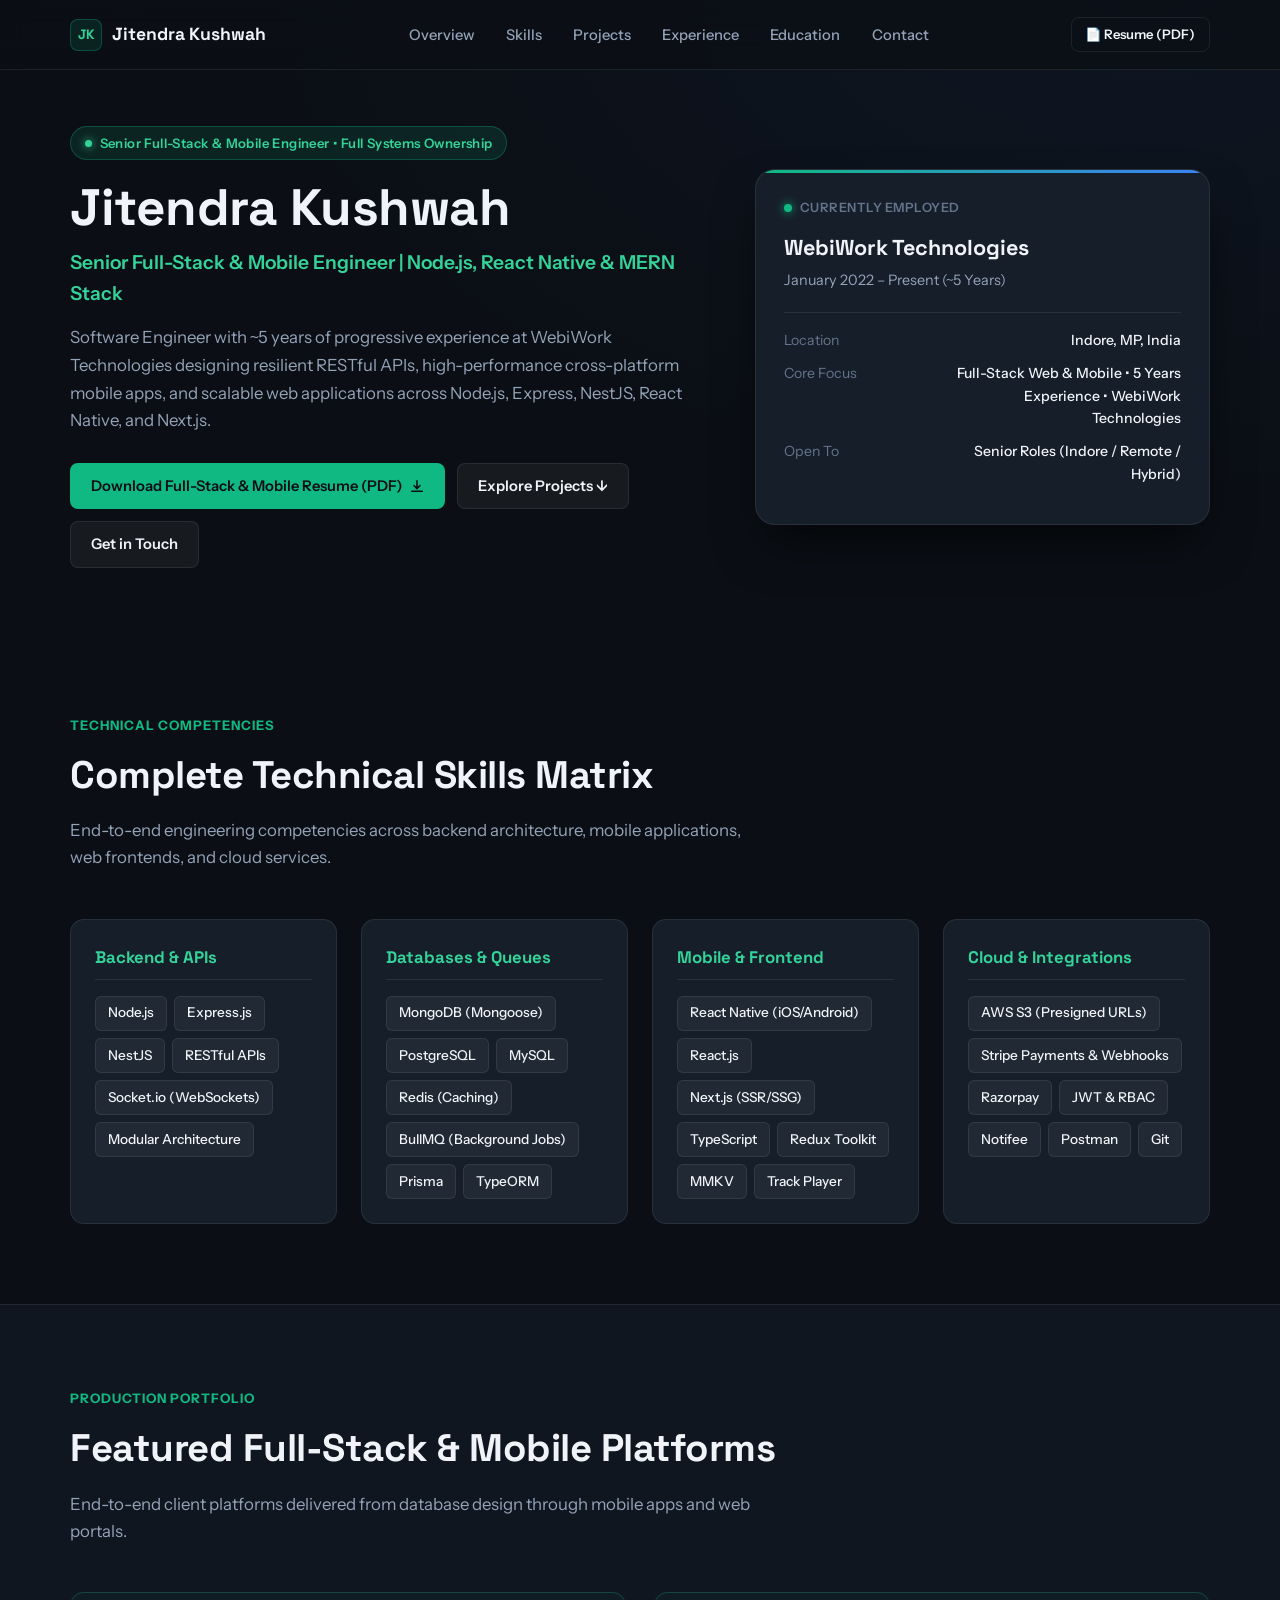
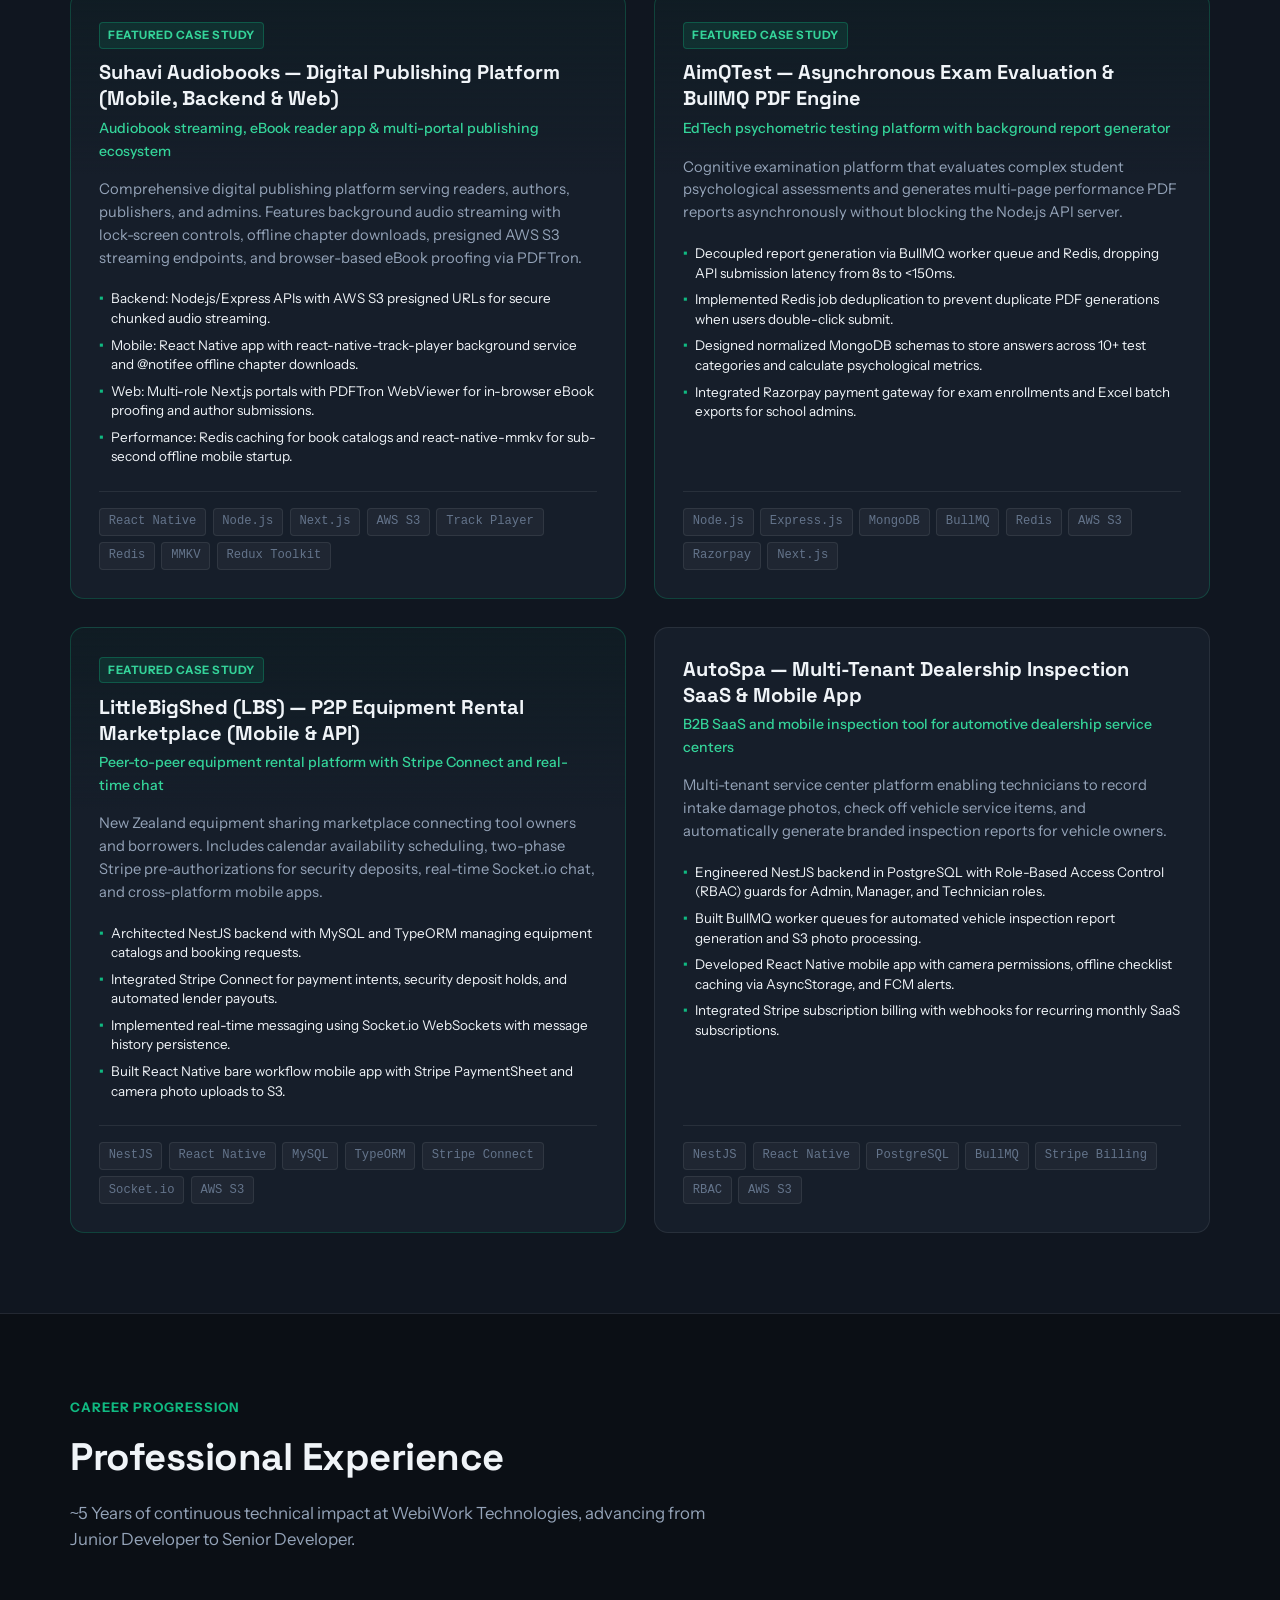
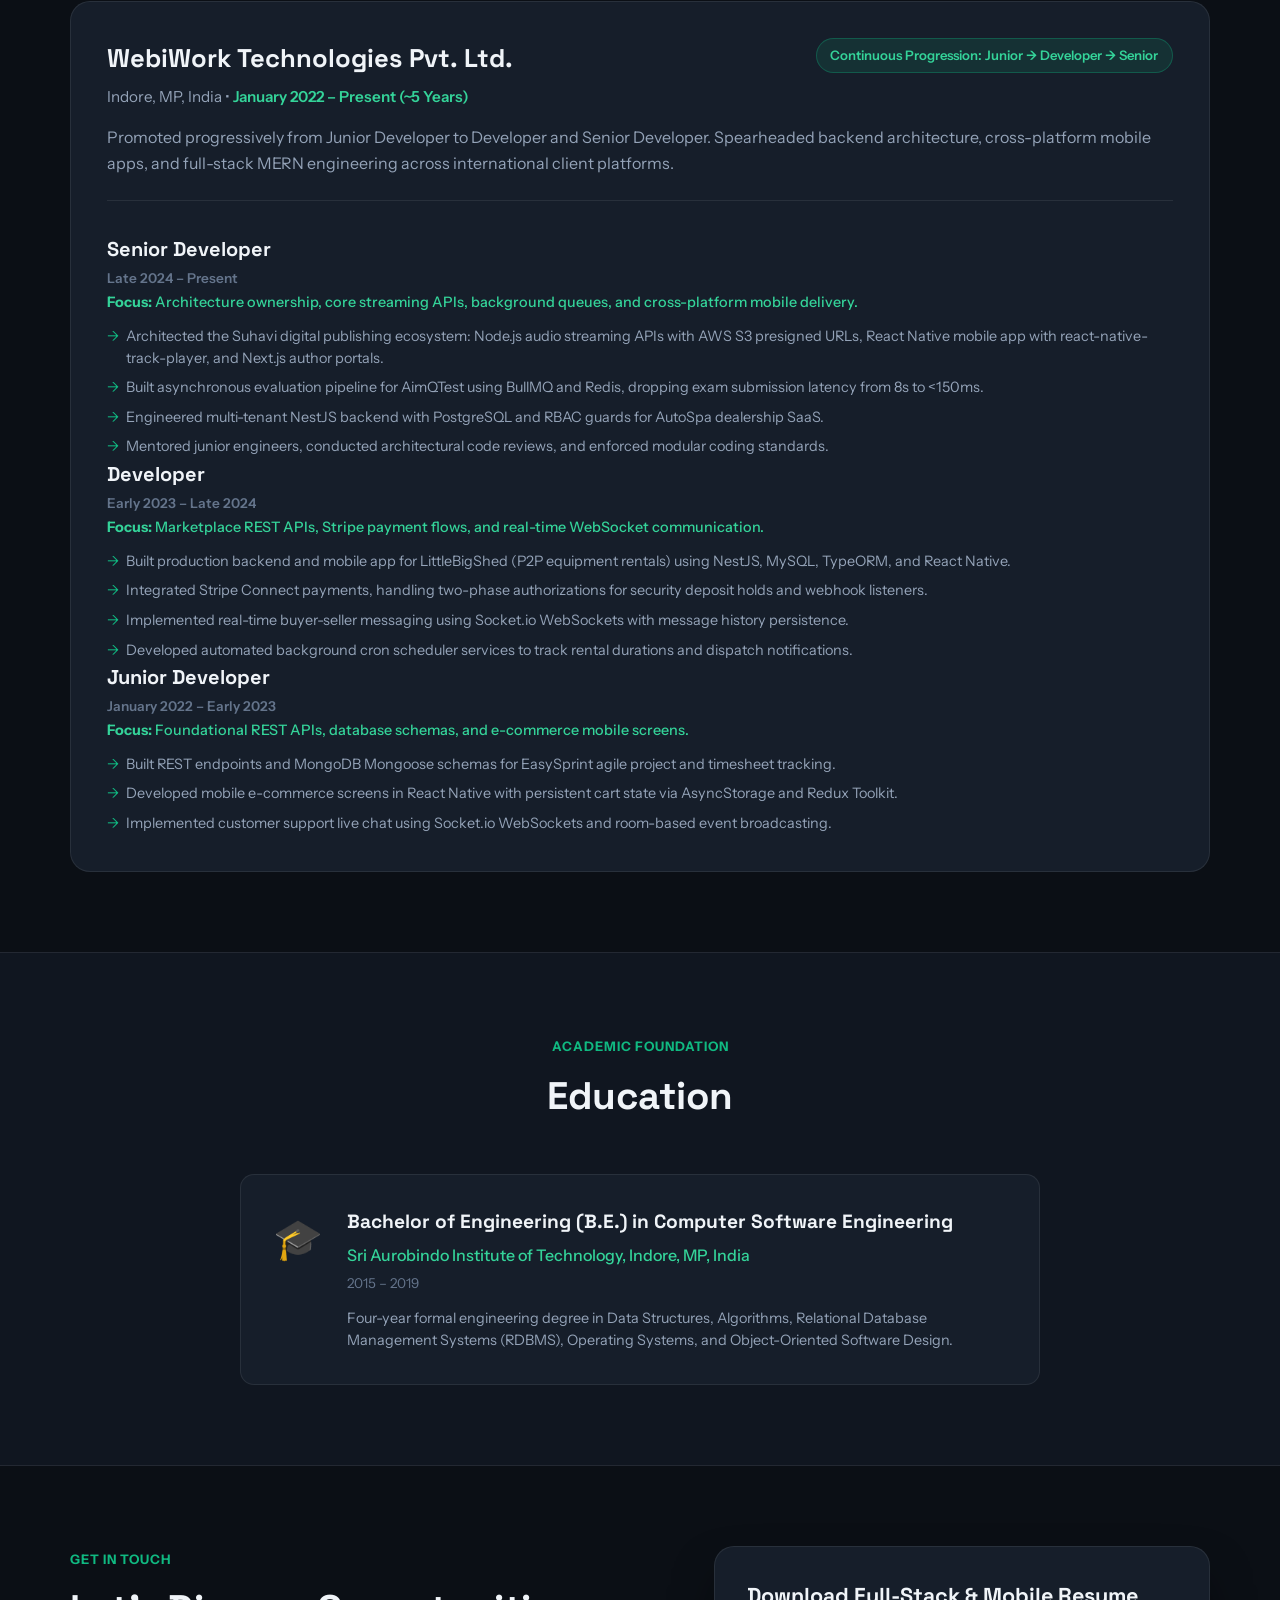
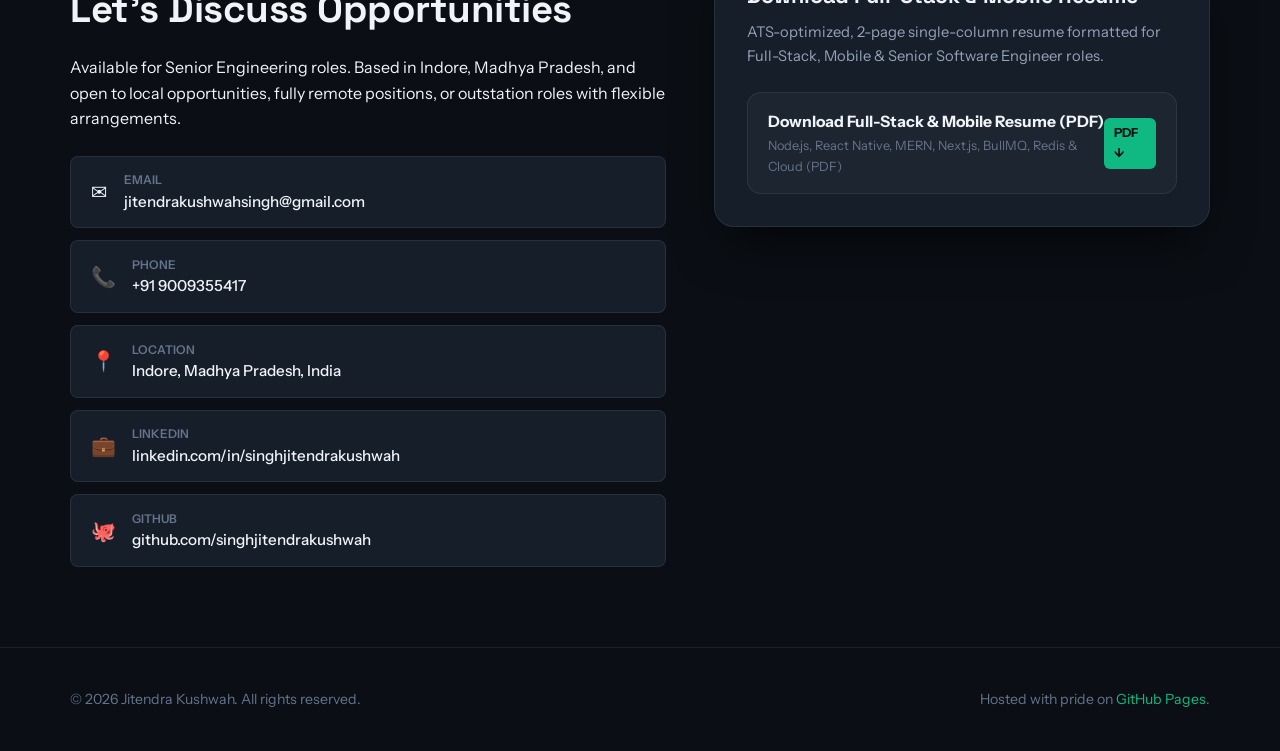
<file: fullstack.html>
<!DOCTYPE html>
<html lang="en">
  <head>
    <meta charset="UTF-8" />
    <meta name="viewport" content="width=device-width, initial-scale=1" />
    <meta name="description" content="Senior Software Engineer with ~5 years of experience at WebiWork Technologies building resilient Node.js/NestJS APIs, React Native cross-platform mobile apps, and scalable Next.js/MERN web platforms." />
    <title>Jitendra Kushwah — Senior Full-Stack & Mobile Engineer | Node.js, React Native & MERN Stack</title>
    <link rel="preconnect" href="https://fonts.googleapis.com" />
    <link rel="preconnect" href="https://fonts.gstatic.com" crossorigin />
    <link
      href="https://fonts.googleapis.com/css2?family=Instrument+Sans:ital,wght@0,400;0,500;0,600;0,700;1,400&family=Space+Grotesk:wght@500;600;700&display=swap"
      rel="stylesheet"
    />
    <link rel="stylesheet" href="css/styles.css" />
  </head>
  <body>
    <a class="skip-link" href="#main">Skip to content</a>

    <header class="site-header">
      <div class="wrap header-inner">
        <a class="logo" href="#top">
          <span class="logo-mark">JK</span>
          <span class="logo-text">Jitendra Kushwah</span>
        </a>

        <button class="nav-toggle" type="button" aria-expanded="false" aria-controls="site-nav">
          <span class="sr-only">Toggle navigation</span>
          <span class="nav-toggle-bar"></span>
        </button>

        <nav id="site-nav" class="site-nav" aria-label="Primary">
          <ul class="nav-list">
            <li><a href="#top">Overview</a></li>
            <li><a href="#skills">Skills</a></li>
            <li><a href="#projects">Projects</a></li>
            <li><a href="#experience">Experience</a></li>
            <li><a href="#education">Education</a></li>
            <li><a href="#contact">Contact</a></li>
          </ul>
        </nav>

        <div class="header-cta-group">
          <a href="fullstack_mobile_developer_resume.pdf" target="_blank" class="btn btn-sm btn-outline">
            <span>📄 Resume (PDF)</span>
          </a>
        </div>
      </div>
    </header>

    <main id="main">
      <!-- HERO SECTION -->
      <section class="hero" id="top" aria-labelledby="hero-title">
        <div class="wrap">
          <div class="hero-grid">
            <div class="hero-copy">
              <div class="eyebrow-wrap">
                <span class="status-indicator"></span>
                <p class="eyebrow">Senior Full-Stack & Mobile Engineer • Full Systems Ownership</p>
              </div>
              <h1 id="hero-title" class="hero-name">Jitendra Kushwah</h1>
              <p class="hero-subtitle">Senior Full-Stack & Mobile Engineer | Node.js, React Native & MERN Stack</p>
              <p class="hero-tagline">Software Engineer with ~5 years of progressive experience at WebiWork Technologies designing resilient RESTful APIs, high-performance cross-platform mobile apps, and scalable web applications across Node.js, Express, NestJS, React Native, and Next.js.</p>
              
              <div class="hero-actions">
                <a class="btn btn-primary" href="fullstack_mobile_developer_resume.pdf" target="_blank">
                  <span>Download Full-Stack & Mobile Resume (PDF)</span>
                  <svg width="14" height="14" viewBox="0 0 16 16" fill="none">
                    <path d="M8 2V11M8 11L4.5 7.5M8 11L11.5 7.5M2 14H14" stroke="currentColor" stroke-width="1.8" stroke-linecap="round" stroke-linejoin="round"/>
                  </svg>
                </a>
                <a class="btn btn-ghost" href="#projects">Explore Projects ↓</a>
                <a class="btn btn-ghost" href="#contact">Get in Touch</a>
              </div>
            </div>

            <div class="hero-card" aria-hidden="true">
              <div class="hero-card-inner">
                <div class="hero-card-header">
                  <span class="pulse-dot"></span>
                  <p class="hero-card-status">Currently Employed</p>
                </div>
                <h3 class="hero-card-company">WebiWork Technologies</h3>
                <p class="hero-card-tenure">January 2022 – Present (~5 Years)</p>
                <div class="hero-card-divider"></div>
                <div class="hero-card-detail">
                  <span class="detail-label">Location</span>
                  <span class="detail-val">Indore, MP, India</span>
                </div>
                <div class="hero-card-detail">
                  <span class="detail-label">Core Focus</span>
                  <span class="detail-val">Full-Stack Web & Mobile • 5 Years Experience • WebiWork Technologies</span>
                </div>
                <div class="hero-card-detail">
                  <span class="detail-label">Open To</span>
                  <span class="detail-val">Senior Roles (Indore / Remote / Hybrid)</span>
                </div>
              </div>
            </div>
          </div>
        </div>
      </section>

      <!-- SKILLS SECTION -->
      <section class="section" id="skills">
        <div class="wrap">
          <div class="section-header">
            <span class="section-eyebrow">Technical Competencies</span>
            <h2 class="section-title">Complete Technical Skills Matrix</h2>
            <p class="section-lead">End-to-end engineering competencies across backend architecture, mobile applications, web frontends, and cloud services.</p>
          </div>

<div class="skills-category-grid">
  <div class="skill-category-card">
    <h3 class="skill-category-title">Backend & APIs</h3>
    <ul class="skill-tag-list">
      <li class="skill-tag">Node.js</li>
      <li class="skill-tag">Express.js</li>
      <li class="skill-tag">NestJS</li>
      <li class="skill-tag">RESTful APIs</li>
      <li class="skill-tag">Socket.io (WebSockets)</li>
      <li class="skill-tag">Modular Architecture</li>
    </ul>
  </div>
  <div class="skill-category-card">
    <h3 class="skill-category-title">Databases & Queues</h3>
    <ul class="skill-tag-list">
      <li class="skill-tag">MongoDB (Mongoose)</li>
      <li class="skill-tag">PostgreSQL</li>
      <li class="skill-tag">MySQL</li>
      <li class="skill-tag">Redis (Caching)</li>
      <li class="skill-tag">BullMQ (Background Jobs)</li>
      <li class="skill-tag">Prisma</li>
      <li class="skill-tag">TypeORM</li>
    </ul>
  </div>
  <div class="skill-category-card">
    <h3 class="skill-category-title">Mobile & Frontend</h3>
    <ul class="skill-tag-list">
      <li class="skill-tag">React Native (iOS/Android)</li>
      <li class="skill-tag">React.js</li>
      <li class="skill-tag">Next.js (SSR/SSG)</li>
      <li class="skill-tag">TypeScript</li>
      <li class="skill-tag">Redux Toolkit</li>
      <li class="skill-tag">MMKV</li>
      <li class="skill-tag">Track Player</li>
    </ul>
  </div>
  <div class="skill-category-card">
    <h3 class="skill-category-title">Cloud & Integrations</h3>
    <ul class="skill-tag-list">
      <li class="skill-tag">AWS S3 (Presigned URLs)</li>
      <li class="skill-tag">Stripe Payments & Webhooks</li>
      <li class="skill-tag">Razorpay</li>
      <li class="skill-tag">JWT & RBAC</li>
      <li class="skill-tag">Notifee</li>
      <li class="skill-tag">Postman</li>
      <li class="skill-tag">Git</li>
    </ul>
  </div>
</div>
        </div>
      </section>

      <!-- PROJECTS SECTION -->
      <section class="section section-alt" id="projects">
        <div class="wrap">
          <div class="section-header">
            <span class="section-eyebrow">Production Portfolio</span>
            <h2 class="section-title">Featured Full-Stack & Mobile Platforms</h2>
            <p class="section-lead">End-to-end client platforms delivered from database design through mobile apps and web portals.</p>
          </div>

<div class="project-grid">
  <article class="project-card featured-card">
    <div class="project-card-header">
      <span class="featured-badge">Featured Case Study</span>
      <h3 class="project-title">Suhavi Audiobooks — Digital Publishing Platform (Mobile, Backend & Web)</h3>
      <p class="project-tagline">Audiobook streaming, eBook reader app & multi-portal publishing ecosystem</p>
    </div>
    <p class="project-desc">Comprehensive digital publishing platform serving readers, authors, publishers, and admins. Features background audio streaming with lock-screen controls, offline chapter downloads, presigned AWS S3 streaming endpoints, and browser-based eBook proofing via PDFTron.</p>
    <ul class="project-highlights">
      <li>Backend: Node.js/Express APIs with AWS S3 presigned URLs for secure chunked audio streaming.</li>
      <li>Mobile: React Native app with react-native-track-player background service and @notifee offline chapter downloads.</li>
      <li>Web: Multi-role Next.js portals with PDFTron WebViewer for in-browser eBook proofing and author submissions.</li>
      <li>Performance: Redis caching for book catalogs and react-native-mmkv for sub-second offline mobile startup.</li>
    </ul>
    <div class="project-tags-wrap">
      <span class="proj-badge">React Native</span>
      <span class="proj-badge">Node.js</span>
      <span class="proj-badge">Next.js</span>
      <span class="proj-badge">AWS S3</span>
      <span class="proj-badge">Track Player</span>
      <span class="proj-badge">Redis</span>
      <span class="proj-badge">MMKV</span>
      <span class="proj-badge">Redux Toolkit</span>
    </div>
  </article>
  <article class="project-card featured-card">
    <div class="project-card-header">
      <span class="featured-badge">Featured Case Study</span>
      <h3 class="project-title">AimQTest — Asynchronous Exam Evaluation & BullMQ PDF Engine</h3>
      <p class="project-tagline">EdTech psychometric testing platform with background report generator</p>
    </div>
    <p class="project-desc">Cognitive examination platform that evaluates complex student psychological assessments and generates multi-page performance PDF reports asynchronously without blocking the Node.js API server.</p>
    <ul class="project-highlights">
      <li>Decoupled report generation via BullMQ worker queue and Redis, dropping API submission latency from 8s to <150ms.</li>
      <li>Implemented Redis job deduplication to prevent duplicate PDF generations when users double-click submit.</li>
      <li>Designed normalized MongoDB schemas to store answers across 10+ test categories and calculate psychological metrics.</li>
      <li>Integrated Razorpay payment gateway for exam enrollments and Excel batch exports for school admins.</li>
    </ul>
    <div class="project-tags-wrap">
      <span class="proj-badge">Node.js</span>
      <span class="proj-badge">Express.js</span>
      <span class="proj-badge">MongoDB</span>
      <span class="proj-badge">BullMQ</span>
      <span class="proj-badge">Redis</span>
      <span class="proj-badge">AWS S3</span>
      <span class="proj-badge">Razorpay</span>
      <span class="proj-badge">Next.js</span>
    </div>
  </article>
  <article class="project-card featured-card">
    <div class="project-card-header">
      <span class="featured-badge">Featured Case Study</span>
      <h3 class="project-title">LittleBigShed (LBS) — P2P Equipment Rental Marketplace (Mobile & API)</h3>
      <p class="project-tagline">Peer-to-peer equipment rental platform with Stripe Connect and real-time chat</p>
    </div>
    <p class="project-desc">New Zealand equipment sharing marketplace connecting tool owners and borrowers. Includes calendar availability scheduling, two-phase Stripe pre-authorizations for security deposits, real-time Socket.io chat, and cross-platform mobile apps.</p>
    <ul class="project-highlights">
      <li>Architected NestJS backend with MySQL and TypeORM managing equipment catalogs and booking requests.</li>
      <li>Integrated Stripe Connect for payment intents, security deposit holds, and automated lender payouts.</li>
      <li>Implemented real-time messaging using Socket.io WebSockets with message history persistence.</li>
      <li>Built React Native bare workflow mobile app with Stripe PaymentSheet and camera photo uploads to S3.</li>
    </ul>
    <div class="project-tags-wrap">
      <span class="proj-badge">NestJS</span>
      <span class="proj-badge">React Native</span>
      <span class="proj-badge">MySQL</span>
      <span class="proj-badge">TypeORM</span>
      <span class="proj-badge">Stripe Connect</span>
      <span class="proj-badge">Socket.io</span>
      <span class="proj-badge">AWS S3</span>
    </div>
  </article>
  <article class="project-card">
    <div class="project-card-header">
      <h3 class="project-title">AutoSpa — Multi-Tenant Dealership Inspection SaaS & Mobile App</h3>
      <p class="project-tagline">B2B SaaS and mobile inspection tool for automotive dealership service centers</p>
    </div>
    <p class="project-desc">Multi-tenant service center platform enabling technicians to record intake damage photos, check off vehicle service items, and automatically generate branded inspection reports for vehicle owners.</p>
    <ul class="project-highlights">
      <li>Engineered NestJS backend in PostgreSQL with Role-Based Access Control (RBAC) guards for Admin, Manager, and Technician roles.</li>
      <li>Built BullMQ worker queues for automated vehicle inspection report generation and S3 photo processing.</li>
      <li>Developed React Native mobile app with camera permissions, offline checklist caching via AsyncStorage, and FCM alerts.</li>
      <li>Integrated Stripe subscription billing with webhooks for recurring monthly SaaS subscriptions.</li>
    </ul>
    <div class="project-tags-wrap">
      <span class="proj-badge">NestJS</span>
      <span class="proj-badge">React Native</span>
      <span class="proj-badge">PostgreSQL</span>
      <span class="proj-badge">BullMQ</span>
      <span class="proj-badge">Stripe Billing</span>
      <span class="proj-badge">RBAC</span>
      <span class="proj-badge">AWS S3</span>
    </div>
  </article>
</div>
        </div>
      </section>

      <!-- EXPERIENCE SECTION -->
      <section class="section" id="experience">
        <div class="wrap">
          <div class="section-header">
            <span class="section-eyebrow">Career Progression</span>
            <h2 class="section-title">Professional Experience</h2>
            <p class="section-lead">
              ~5 Years of continuous technical impact at WebiWork Technologies, advancing from Junior Developer to Senior Developer.
            </p>
          </div>

          <div class="experience-timeline">
<div class="company-card">
  <div class="company-header">
    <div>
      <h3 class="company-name">WebiWork Technologies Pvt. Ltd.</h3>
      <p class="company-meta">Indore, MP, India • <span class="tenure-badge">January 2022 – Present (~5 Years)</span></p>
    </div>
    <span class="company-growth-tag">Continuous Progression: Junior → Developer → Senior</span>
  </div>
  <p class="company-overview">Promoted progressively from Junior Developer to Developer and Senior Developer. Spearheaded backend architecture, cross-platform mobile apps, and full-stack MERN engineering across international client platforms.</p>
  <div class="role-stack">
    <div class="role-item">
      <div class="role-top">
        <h4 class="role-title">Senior Developer</h4>
        <span class="role-period">Late 2024 – Present</span>
      </div>
      <p class="role-focus"><strong>Focus:</strong> Architecture ownership, core streaming APIs, background queues, and cross-platform mobile delivery.</p>
      <ul class="role-bullets">
        <li>Architected the Suhavi digital publishing ecosystem: Node.js audio streaming APIs with AWS S3 presigned URLs, React Native mobile app with react-native-track-player, and Next.js author portals.</li>
        <li>Built asynchronous evaluation pipeline for AimQTest using BullMQ and Redis, dropping exam submission latency from 8s to <150ms.</li>
        <li>Engineered multi-tenant NestJS backend with PostgreSQL and RBAC guards for AutoSpa dealership SaaS.</li>
        <li>Mentored junior engineers, conducted architectural code reviews, and enforced modular coding standards.</li>
      </ul>
    </div>
    <div class="role-item">
      <div class="role-top">
        <h4 class="role-title">Developer</h4>
        <span class="role-period">Early 2023 – Late 2024</span>
      </div>
      <p class="role-focus"><strong>Focus:</strong> Marketplace REST APIs, Stripe payment flows, and real-time WebSocket communication.</p>
      <ul class="role-bullets">
        <li>Built production backend and mobile app for LittleBigShed (P2P equipment rentals) using NestJS, MySQL, TypeORM, and React Native.</li>
        <li>Integrated Stripe Connect payments, handling two-phase authorizations for security deposit holds and webhook listeners.</li>
        <li>Implemented real-time buyer-seller messaging using Socket.io WebSockets with message history persistence.</li>
        <li>Developed automated background cron scheduler services to track rental durations and dispatch notifications.</li>
      </ul>
    </div>
    <div class="role-item">
      <div class="role-top">
        <h4 class="role-title">Junior Developer</h4>
        <span class="role-period">January 2022 – Early 2023</span>
      </div>
      <p class="role-focus"><strong>Focus:</strong> Foundational REST APIs, database schemas, and e-commerce mobile screens.</p>
      <ul class="role-bullets">
        <li>Built REST endpoints and MongoDB Mongoose schemas for EasySprint agile project and timesheet tracking.</li>
        <li>Developed mobile e-commerce screens in React Native with persistent cart state via AsyncStorage and Redux Toolkit.</li>
        <li>Implemented customer support live chat using Socket.io WebSockets and room-based event broadcasting.</li>
      </ul>
    </div>
  </div>
</div>
          </div>
        </div>
      </section>

      <!-- EDUCATION SECTION -->
      <section class="section section-alt" id="education">
        <div class="wrap narrow">
          <div class="section-header text-center">
            <span class="section-eyebrow">Academic Foundation</span>
            <h2 class="section-title">Education</h2>
          </div>

          <div class="education-card">
            <div class="education-icon">🎓</div>
            <div class="education-details">
              <h3>Bachelor of Engineering (B.E.) in Computer Software Engineering</h3>
              <p class="education-inst">Sri Aurobindo Institute of Technology, Indore, MP, India</p>
              <p class="education-years">2015 – 2019</p>
              <p class="education-notes">
                Four-year formal engineering degree in Data Structures, Algorithms, Relational Database Management Systems (RDBMS), Operating Systems, and Object-Oriented Software Design.
              </p>
            </div>
          </div>
        </div>
      </section>

      <!-- CONTACT & RESUME SECTION -->
      <section class="section cta-section" id="contact">
        <div class="wrap">
          <div class="contact-grid">
            <div class="contact-info">
              <span class="section-eyebrow">Get in Touch</span>
              <h2 class="section-title">Let's Discuss Opportunities</h2>
              <p class="cta-text">
                Available for Senior Engineering roles. Based in Indore, Madhya Pradesh, and open to local opportunities, fully remote positions, or outstation roles with flexible arrangements.
              </p>

              <div class="contact-links-list">
                <a href="mailto:jitendrakushwahsingh@gmail.com" class="contact-link-item">
                  <span class="link-icon">✉️</span>
                  <div>
                    <span class="link-label">Email</span>
                    <span class="link-value">jitendrakushwahsingh@gmail.com</span>
                  </div>
                </a>
                <a href="tel:+919009355417" class="contact-link-item">
                  <span class="link-icon">📞</span>
                  <div>
                    <span class="link-label">Phone</span>
                    <span class="link-value">+91 9009355417</span>
                  </div>
                </a>
                <div class="contact-link-item">
                  <span class="link-icon">📍</span>
                  <div>
                    <span class="link-label">Location</span>
                    <span class="link-value">Indore, Madhya Pradesh, India</span>
                  </div>
                </div>
                <a href="https://linkedin.com/in/singhjitendrakushwah" target="_blank" rel="noopener noreferrer" class="contact-link-item">
                  <span class="link-icon">💼</span>
                  <div>
                    <span class="link-label">LinkedIn</span>
                    <span class="link-value">linkedin.com/in/singhjitendrakushwah</span>
                  </div>
                </a>
                <a href="https://github.com/singhjitendrakushwah" target="_blank" rel="noopener noreferrer" class="contact-link-item">
                  <span class="link-icon">🐙</span>
                  <div>
                    <span class="link-label">GitHub</span>
                    <span class="link-value">github.com/singhjitendrakushwah</span>
                  </div>
                </a>
              </div>
            </div>

            <div class="resume-download-card">
              <h3>Download Full-Stack & Mobile Resume</h3>
              <p>ATS-optimized, 2-page single-column resume formatted for Full-Stack, Mobile & Senior Software Engineer roles.</p>

              <div class="resume-button-stack">
                <a href="fullstack_mobile_developer_resume.pdf" target="_blank" class="resume-btn-item">
                  <div class="btn-item-text">
                    <strong>Download Full-Stack & Mobile Resume (PDF)</strong>
                    <span>Node.js, React Native, MERN, Next.js, BullMQ, Redis & Cloud (PDF)</span>
                  </div>
                  <span class="btn-download-icon">PDF ↓</span>
                </a>
              </div>
            </div>
          </div>
        </div>
      </section>
    </main>

    <footer class="site-footer">
      <div class="wrap footer-inner">
        <p>© 2026 Jitendra Kushwah. All rights reserved.</p>
        <p class="footer-note">Hosted with pride on <a href="https://pages.github.com/" target="_blank" rel="noopener noreferrer">GitHub Pages</a>.</p>
      </div>
    </footer>

    <script>
      // Lightweight Mobile Navigation
      (function() {
        var toggle = document.querySelector('.nav-toggle');
        var nav = document.getElementById('site-nav');
        if (toggle && nav) {
          toggle.addEventListener('click', function() {
            var isOpen = nav.classList.toggle('is-open');
            toggle.setAttribute('aria-expanded', String(isOpen));
          });
          nav.querySelectorAll('a').forEach(function(link) {
            link.addEventListener('click', function() {
              nav.classList.remove('is-open');
              toggle.setAttribute('aria-expanded', 'false');
            });
          });
        }
      })();
    </script>
  </body>
</html>
</file>
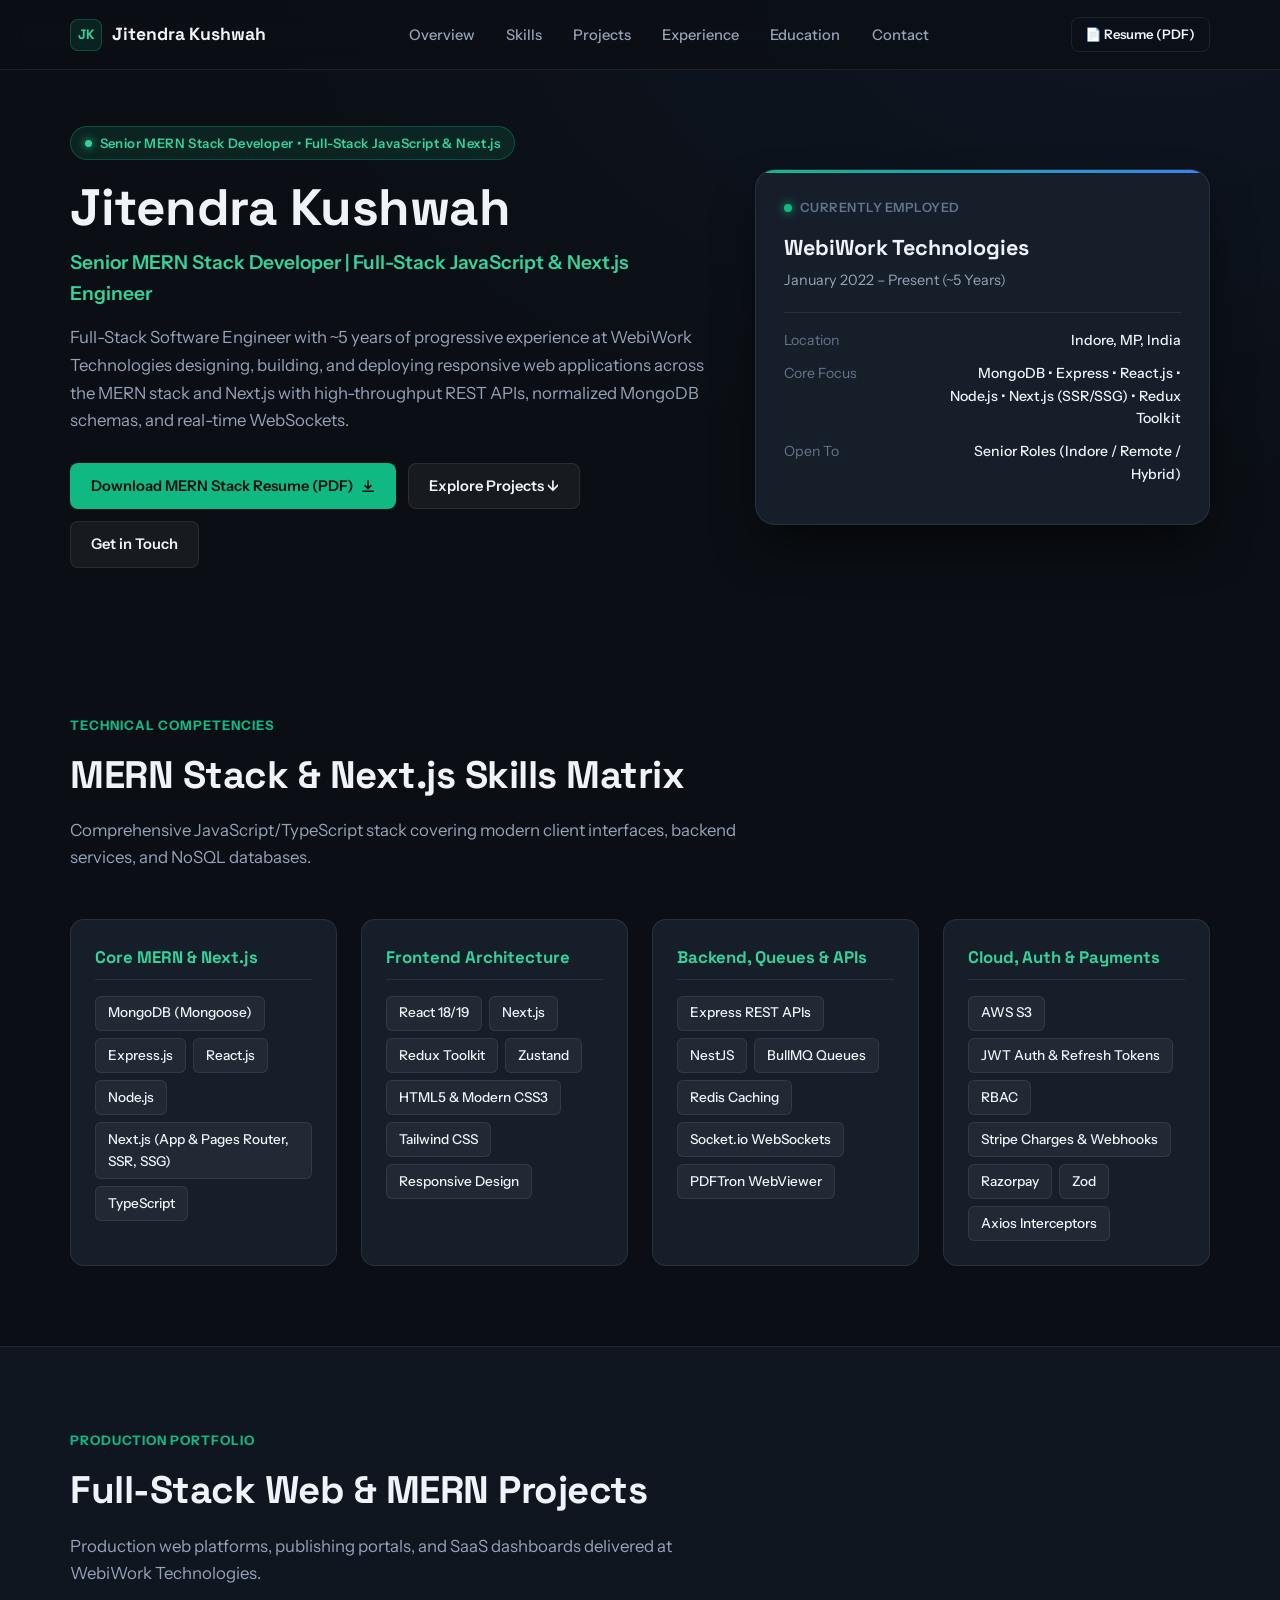
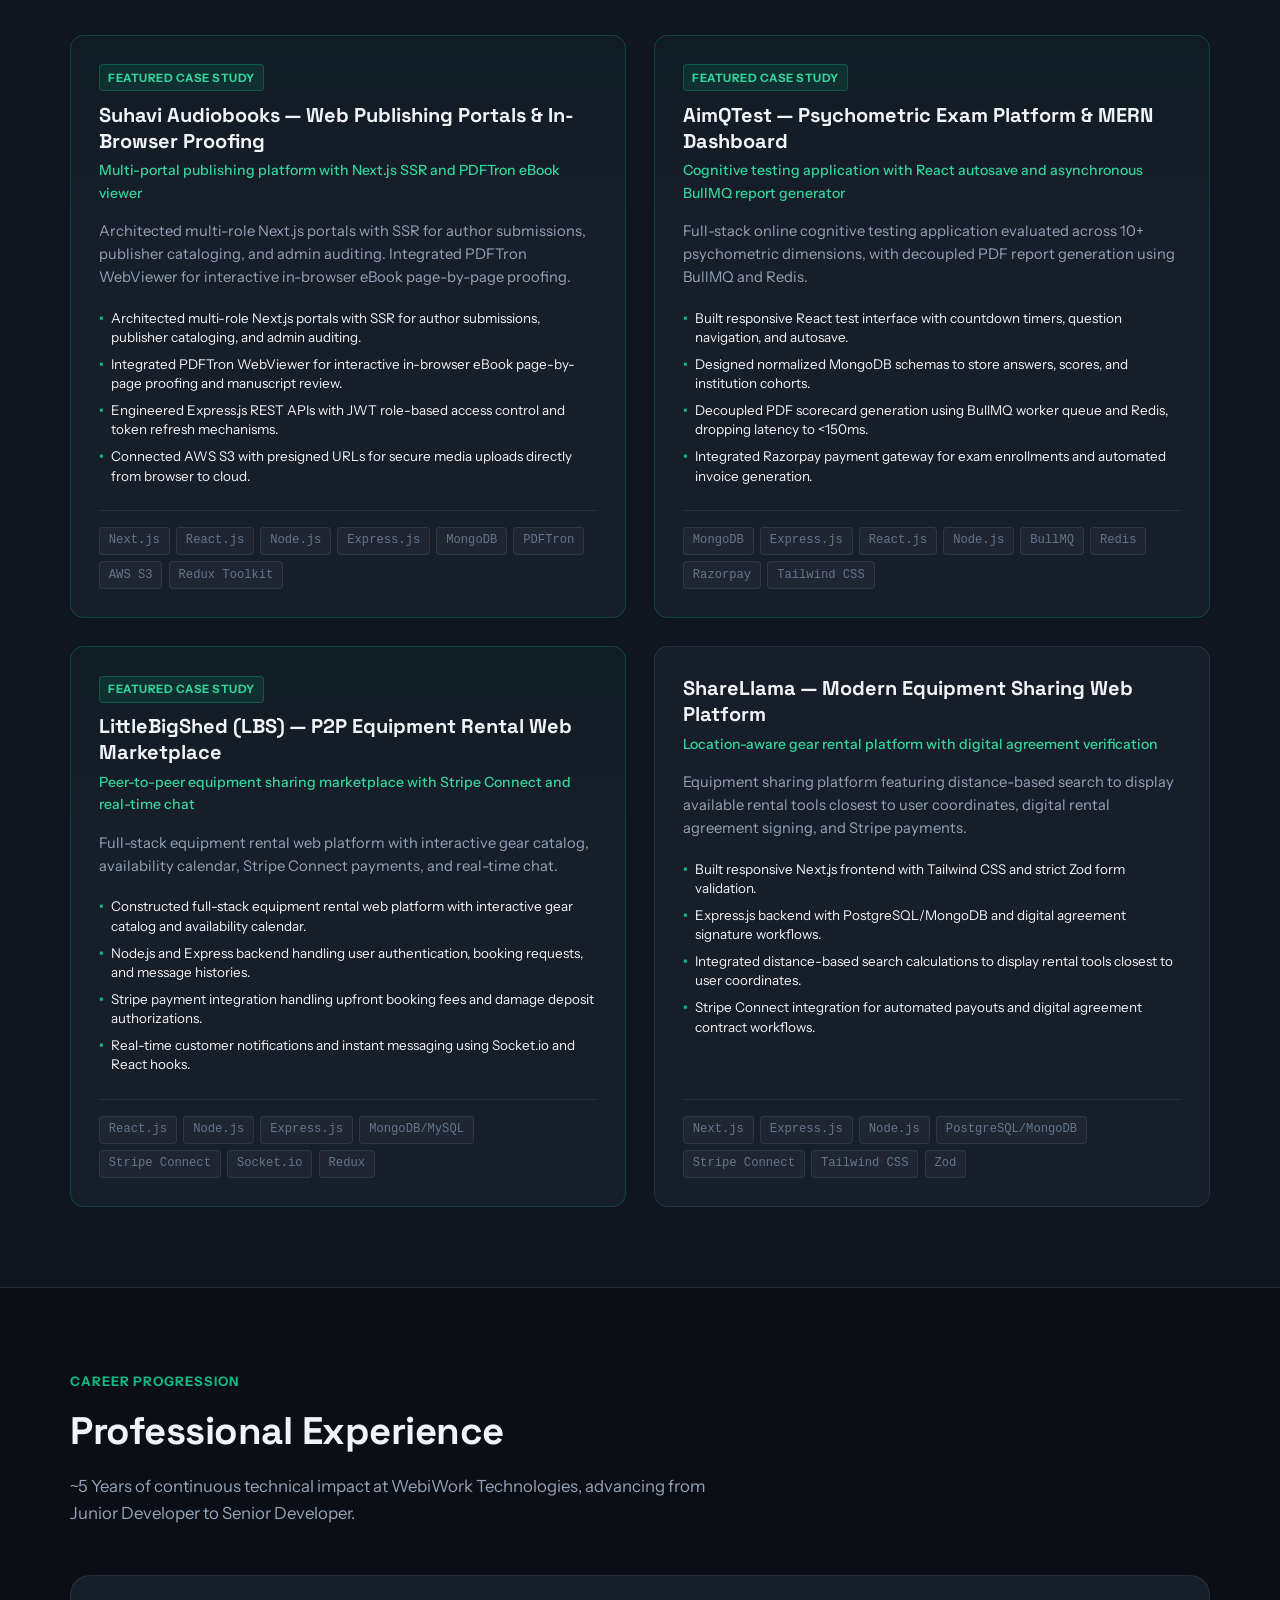
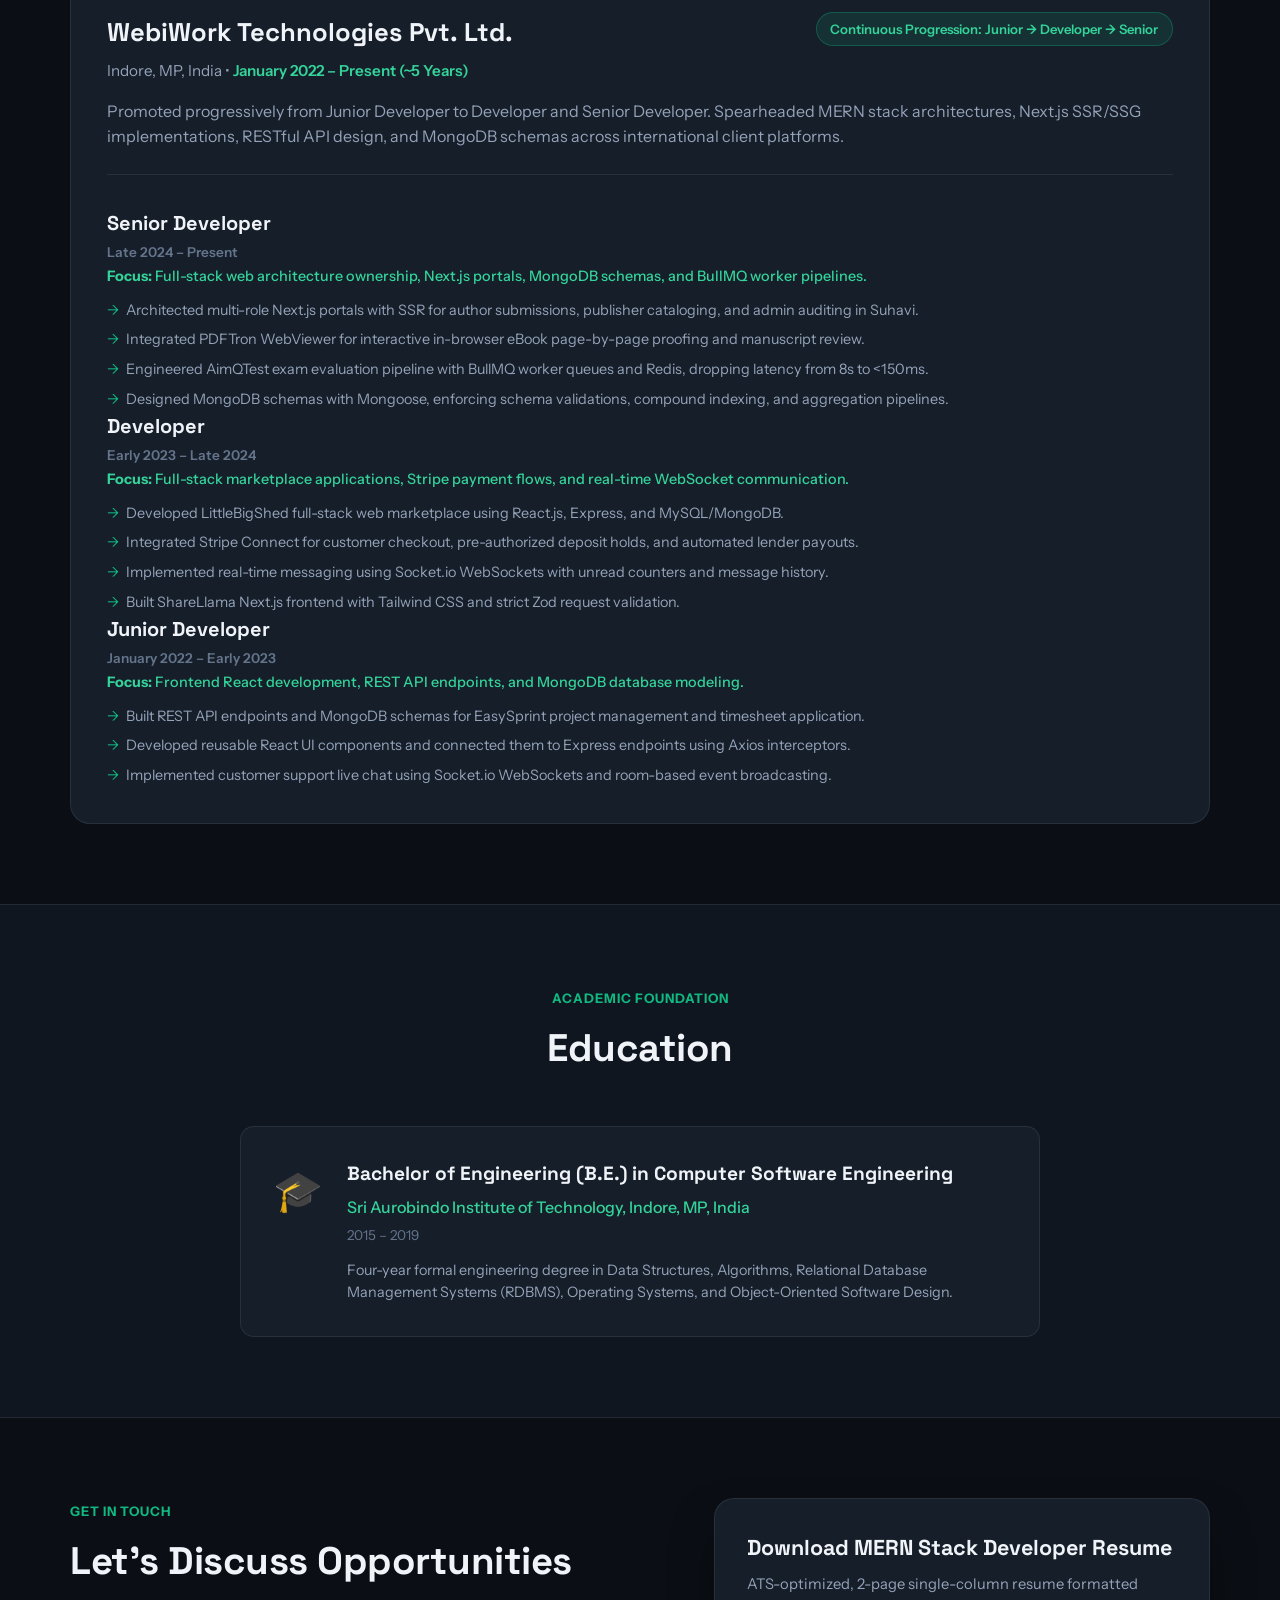
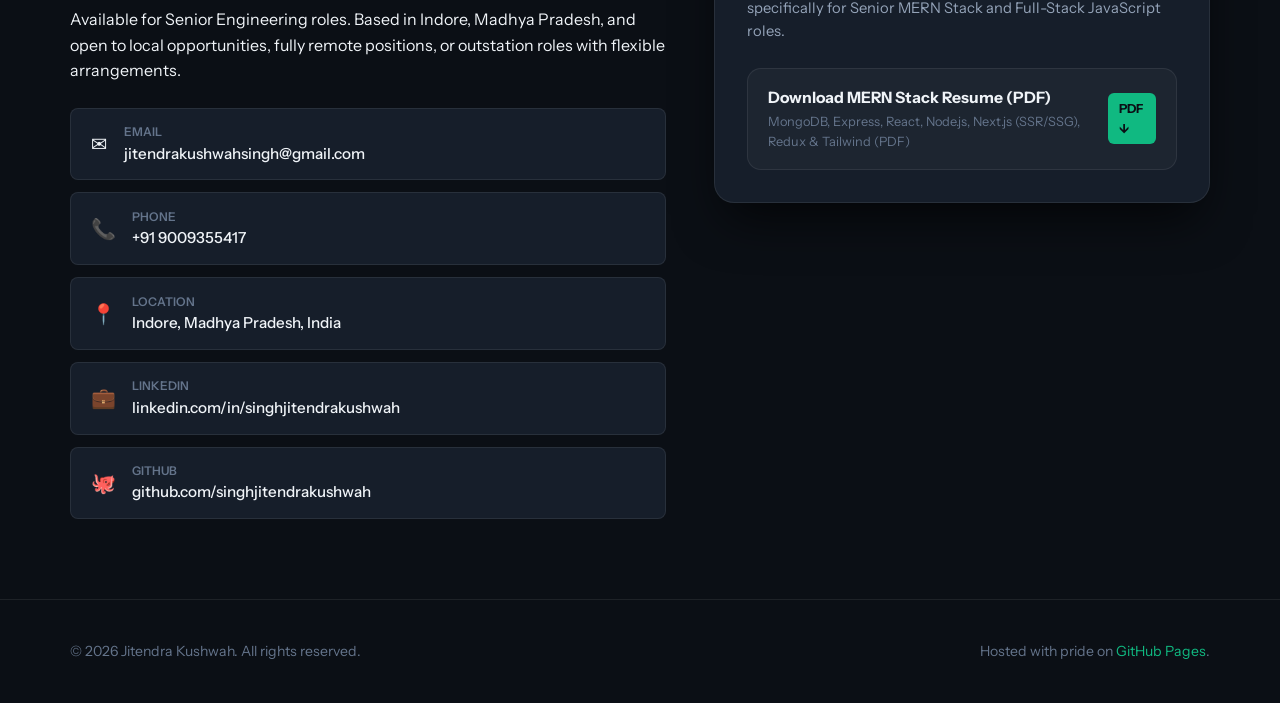
<file: mern.html>
<!DOCTYPE html>
<html lang="en">
  <head>
    <meta charset="UTF-8" />
    <meta name="viewport" content="width=device-width, initial-scale=1" />
    <meta name="description" content="Senior MERN Stack Software Engineer with ~5 years of experience at WebiWork Technologies building high-performance Next.js and React web apps, normalized MongoDB schemas, Express/NestJS APIs, and BullMQ worker queues." />
    <title>Jitendra Kushwah — Senior MERN Stack Developer | Full-Stack JavaScript & Next.js Engineer</title>
    <link rel="preconnect" href="https://fonts.googleapis.com" />
    <link rel="preconnect" href="https://fonts.gstatic.com" crossorigin />
    <link
      href="https://fonts.googleapis.com/css2?family=Instrument+Sans:ital,wght@0,400;0,500;0,600;0,700;1,400&family=Space+Grotesk:wght@500;600;700&display=swap"
      rel="stylesheet"
    />
    <link rel="stylesheet" href="css/styles.css" />
  </head>
  <body>
    <a class="skip-link" href="#main">Skip to content</a>

    <header class="site-header">
      <div class="wrap header-inner">
        <a class="logo" href="#top">
          <span class="logo-mark">JK</span>
          <span class="logo-text">Jitendra Kushwah</span>
        </a>

        <button class="nav-toggle" type="button" aria-expanded="false" aria-controls="site-nav">
          <span class="sr-only">Toggle navigation</span>
          <span class="nav-toggle-bar"></span>
        </button>

        <nav id="site-nav" class="site-nav" aria-label="Primary">
          <ul class="nav-list">
            <li><a href="#top">Overview</a></li>
            <li><a href="#skills">Skills</a></li>
            <li><a href="#projects">Projects</a></li>
            <li><a href="#experience">Experience</a></li>
            <li><a href="#education">Education</a></li>
            <li><a href="#contact">Contact</a></li>
          </ul>
        </nav>

        <div class="header-cta-group">
          <a href="mern_stack_developer_resume.pdf" target="_blank" class="btn btn-sm btn-outline">
            <span>📄 Resume (PDF)</span>
          </a>
        </div>
      </div>
    </header>

    <main id="main">
      <!-- HERO SECTION -->
      <section class="hero" id="top" aria-labelledby="hero-title">
        <div class="wrap">
          <div class="hero-grid">
            <div class="hero-copy">
              <div class="eyebrow-wrap">
                <span class="status-indicator"></span>
                <p class="eyebrow">Senior MERN Stack Developer • Full-Stack JavaScript & Next.js</p>
              </div>
              <h1 id="hero-title" class="hero-name">Jitendra Kushwah</h1>
              <p class="hero-subtitle">Senior MERN Stack Developer | Full-Stack JavaScript & Next.js Engineer</p>
              <p class="hero-tagline">Full-Stack Software Engineer with ~5 years of progressive experience at WebiWork Technologies designing, building, and deploying responsive web applications across the MERN stack and Next.js with high-throughput REST APIs, normalized MongoDB schemas, and real-time WebSockets.</p>
              
              <div class="hero-actions">
                <a class="btn btn-primary" href="mern_stack_developer_resume.pdf" target="_blank">
                  <span>Download MERN Stack Resume (PDF)</span>
                  <svg width="14" height="14" viewBox="0 0 16 16" fill="none">
                    <path d="M8 2V11M8 11L4.5 7.5M8 11L11.5 7.5M2 14H14" stroke="currentColor" stroke-width="1.8" stroke-linecap="round" stroke-linejoin="round"/>
                  </svg>
                </a>
                <a class="btn btn-ghost" href="#projects">Explore Projects ↓</a>
                <a class="btn btn-ghost" href="#contact">Get in Touch</a>
              </div>
            </div>

            <div class="hero-card" aria-hidden="true">
              <div class="hero-card-inner">
                <div class="hero-card-header">
                  <span class="pulse-dot"></span>
                  <p class="hero-card-status">Currently Employed</p>
                </div>
                <h3 class="hero-card-company">WebiWork Technologies</h3>
                <p class="hero-card-tenure">January 2022 – Present (~5 Years)</p>
                <div class="hero-card-divider"></div>
                <div class="hero-card-detail">
                  <span class="detail-label">Location</span>
                  <span class="detail-val">Indore, MP, India</span>
                </div>
                <div class="hero-card-detail">
                  <span class="detail-label">Core Focus</span>
                  <span class="detail-val">MongoDB • Express • React.js • Node.js • Next.js (SSR/SSG) • Redux Toolkit</span>
                </div>
                <div class="hero-card-detail">
                  <span class="detail-label">Open To</span>
                  <span class="detail-val">Senior Roles (Indore / Remote / Hybrid)</span>
                </div>
              </div>
            </div>
          </div>
        </div>
      </section>

      <!-- SKILLS SECTION -->
      <section class="section" id="skills">
        <div class="wrap">
          <div class="section-header">
            <span class="section-eyebrow">Technical Competencies</span>
            <h2 class="section-title">MERN Stack & Next.js Skills Matrix</h2>
            <p class="section-lead">Comprehensive JavaScript/TypeScript stack covering modern client interfaces, backend services, and NoSQL databases.</p>
          </div>

<div class="skills-category-grid">
  <div class="skill-category-card">
    <h3 class="skill-category-title">Core MERN & Next.js</h3>
    <ul class="skill-tag-list">
      <li class="skill-tag">MongoDB (Mongoose)</li>
      <li class="skill-tag">Express.js</li>
      <li class="skill-tag">React.js</li>
      <li class="skill-tag">Node.js</li>
      <li class="skill-tag">Next.js (App & Pages Router, SSR, SSG)</li>
      <li class="skill-tag">TypeScript</li>
    </ul>
  </div>
  <div class="skill-category-card">
    <h3 class="skill-category-title">Frontend Architecture</h3>
    <ul class="skill-tag-list">
      <li class="skill-tag">React 18/19</li>
      <li class="skill-tag">Next.js</li>
      <li class="skill-tag">Redux Toolkit</li>
      <li class="skill-tag">Zustand</li>
      <li class="skill-tag">HTML5 & Modern CSS3</li>
      <li class="skill-tag">Tailwind CSS</li>
      <li class="skill-tag">Responsive Design</li>
    </ul>
  </div>
  <div class="skill-category-card">
    <h3 class="skill-category-title">Backend, Queues & APIs</h3>
    <ul class="skill-tag-list">
      <li class="skill-tag">Express REST APIs</li>
      <li class="skill-tag">NestJS</li>
      <li class="skill-tag">BullMQ Queues</li>
      <li class="skill-tag">Redis Caching</li>
      <li class="skill-tag">Socket.io WebSockets</li>
      <li class="skill-tag">PDFTron WebViewer</li>
    </ul>
  </div>
  <div class="skill-category-card">
    <h3 class="skill-category-title">Cloud, Auth & Payments</h3>
    <ul class="skill-tag-list">
      <li class="skill-tag">AWS S3</li>
      <li class="skill-tag">JWT Auth & Refresh Tokens</li>
      <li class="skill-tag">RBAC</li>
      <li class="skill-tag">Stripe Charges & Webhooks</li>
      <li class="skill-tag">Razorpay</li>
      <li class="skill-tag">Zod</li>
      <li class="skill-tag">Axios Interceptors</li>
    </ul>
  </div>
</div>
        </div>
      </section>

      <!-- PROJECTS SECTION -->
      <section class="section section-alt" id="projects">
        <div class="wrap">
          <div class="section-header">
            <span class="section-eyebrow">Production Portfolio</span>
            <h2 class="section-title">Full-Stack Web & MERN Projects</h2>
            <p class="section-lead">Production web platforms, publishing portals, and SaaS dashboards delivered at WebiWork Technologies.</p>
          </div>

<div class="project-grid">
  <article class="project-card featured-card">
    <div class="project-card-header">
      <span class="featured-badge">Featured Case Study</span>
      <h3 class="project-title">Suhavi Audiobooks — Web Publishing Portals & In-Browser Proofing</h3>
      <p class="project-tagline">Multi-portal publishing platform with Next.js SSR and PDFTron eBook viewer</p>
    </div>
    <p class="project-desc">Architected multi-role Next.js portals with SSR for author submissions, publisher cataloging, and admin auditing. Integrated PDFTron WebViewer for interactive in-browser eBook page-by-page proofing.</p>
    <ul class="project-highlights">
      <li>Architected multi-role Next.js portals with SSR for author submissions, publisher cataloging, and admin auditing.</li>
      <li>Integrated PDFTron WebViewer for interactive in-browser eBook page-by-page proofing and manuscript review.</li>
      <li>Engineered Express.js REST APIs with JWT role-based access control and token refresh mechanisms.</li>
      <li>Connected AWS S3 with presigned URLs for secure media uploads directly from browser to cloud.</li>
    </ul>
    <div class="project-tags-wrap">
      <span class="proj-badge">Next.js</span>
      <span class="proj-badge">React.js</span>
      <span class="proj-badge">Node.js</span>
      <span class="proj-badge">Express.js</span>
      <span class="proj-badge">MongoDB</span>
      <span class="proj-badge">PDFTron</span>
      <span class="proj-badge">AWS S3</span>
      <span class="proj-badge">Redux Toolkit</span>
    </div>
  </article>
  <article class="project-card featured-card">
    <div class="project-card-header">
      <span class="featured-badge">Featured Case Study</span>
      <h3 class="project-title">AimQTest — Psychometric Exam Platform & MERN Dashboard</h3>
      <p class="project-tagline">Cognitive testing application with React autosave and asynchronous BullMQ report generator</p>
    </div>
    <p class="project-desc">Full-stack online cognitive testing application evaluated across 10+ psychometric dimensions, with decoupled PDF report generation using BullMQ and Redis.</p>
    <ul class="project-highlights">
      <li>Built responsive React test interface with countdown timers, question navigation, and autosave.</li>
      <li>Designed normalized MongoDB schemas to store answers, scores, and institution cohorts.</li>
      <li>Decoupled PDF scorecard generation using BullMQ worker queue and Redis, dropping latency to <150ms.</li>
      <li>Integrated Razorpay payment gateway for exam enrollments and automated invoice generation.</li>
    </ul>
    <div class="project-tags-wrap">
      <span class="proj-badge">MongoDB</span>
      <span class="proj-badge">Express.js</span>
      <span class="proj-badge">React.js</span>
      <span class="proj-badge">Node.js</span>
      <span class="proj-badge">BullMQ</span>
      <span class="proj-badge">Redis</span>
      <span class="proj-badge">Razorpay</span>
      <span class="proj-badge">Tailwind CSS</span>
    </div>
  </article>
  <article class="project-card featured-card">
    <div class="project-card-header">
      <span class="featured-badge">Featured Case Study</span>
      <h3 class="project-title">LittleBigShed (LBS) — P2P Equipment Rental Web Marketplace</h3>
      <p class="project-tagline">Peer-to-peer equipment sharing marketplace with Stripe Connect and real-time chat</p>
    </div>
    <p class="project-desc">Full-stack equipment rental web platform with interactive gear catalog, availability calendar, Stripe Connect payments, and real-time chat.</p>
    <ul class="project-highlights">
      <li>Constructed full-stack equipment rental web platform with interactive gear catalog and availability calendar.</li>
      <li>Node.js and Express backend handling user authentication, booking requests, and message histories.</li>
      <li>Stripe payment integration handling upfront booking fees and damage deposit authorizations.</li>
      <li>Real-time customer notifications and instant messaging using Socket.io and React hooks.</li>
    </ul>
    <div class="project-tags-wrap">
      <span class="proj-badge">React.js</span>
      <span class="proj-badge">Node.js</span>
      <span class="proj-badge">Express.js</span>
      <span class="proj-badge">MongoDB/MySQL</span>
      <span class="proj-badge">Stripe Connect</span>
      <span class="proj-badge">Socket.io</span>
      <span class="proj-badge">Redux</span>
    </div>
  </article>
  <article class="project-card">
    <div class="project-card-header">
      <h3 class="project-title">ShareLlama — Modern Equipment Sharing Web Platform</h3>
      <p class="project-tagline">Location-aware gear rental platform with digital agreement verification</p>
    </div>
    <p class="project-desc">Equipment sharing platform featuring distance-based search to display available rental tools closest to user coordinates, digital rental agreement signing, and Stripe payments.</p>
    <ul class="project-highlights">
      <li>Built responsive Next.js frontend with Tailwind CSS and strict Zod form validation.</li>
      <li>Express.js backend with PostgreSQL/MongoDB and digital agreement signature workflows.</li>
      <li>Integrated distance-based search calculations to display rental tools closest to user coordinates.</li>
      <li>Stripe Connect integration for automated payouts and digital agreement contract workflows.</li>
    </ul>
    <div class="project-tags-wrap">
      <span class="proj-badge">Next.js</span>
      <span class="proj-badge">Express.js</span>
      <span class="proj-badge">Node.js</span>
      <span class="proj-badge">PostgreSQL/MongoDB</span>
      <span class="proj-badge">Stripe Connect</span>
      <span class="proj-badge">Tailwind CSS</span>
      <span class="proj-badge">Zod</span>
    </div>
  </article>
</div>
        </div>
      </section>

      <!-- EXPERIENCE SECTION -->
      <section class="section" id="experience">
        <div class="wrap">
          <div class="section-header">
            <span class="section-eyebrow">Career Progression</span>
            <h2 class="section-title">Professional Experience</h2>
            <p class="section-lead">
              ~5 Years of continuous technical impact at WebiWork Technologies, advancing from Junior Developer to Senior Developer.
            </p>
          </div>

          <div class="experience-timeline">
<div class="company-card">
  <div class="company-header">
    <div>
      <h3 class="company-name">WebiWork Technologies Pvt. Ltd.</h3>
      <p class="company-meta">Indore, MP, India • <span class="tenure-badge">January 2022 – Present (~5 Years)</span></p>
    </div>
    <span class="company-growth-tag">Continuous Progression: Junior → Developer → Senior</span>
  </div>
  <p class="company-overview">Promoted progressively from Junior Developer to Developer and Senior Developer. Spearheaded MERN stack architectures, Next.js SSR/SSG implementations, RESTful API design, and MongoDB schemas across international client platforms.</p>
  <div class="role-stack">
    <div class="role-item">
      <div class="role-top">
        <h4 class="role-title">Senior Developer</h4>
        <span class="role-period">Late 2024 – Present</span>
      </div>
      <p class="role-focus"><strong>Focus:</strong> Full-stack web architecture ownership, Next.js portals, MongoDB schemas, and BullMQ worker pipelines.</p>
      <ul class="role-bullets">
        <li>Architected multi-role Next.js portals with SSR for author submissions, publisher cataloging, and admin auditing in Suhavi.</li>
        <li>Integrated PDFTron WebViewer for interactive in-browser eBook page-by-page proofing and manuscript review.</li>
        <li>Engineered AimQTest exam evaluation pipeline with BullMQ worker queues and Redis, dropping latency from 8s to <150ms.</li>
        <li>Designed MongoDB schemas with Mongoose, enforcing schema validations, compound indexing, and aggregation pipelines.</li>
      </ul>
    </div>
    <div class="role-item">
      <div class="role-top">
        <h4 class="role-title">Developer</h4>
        <span class="role-period">Early 2023 – Late 2024</span>
      </div>
      <p class="role-focus"><strong>Focus:</strong> Full-stack marketplace applications, Stripe payment flows, and real-time WebSocket communication.</p>
      <ul class="role-bullets">
        <li>Developed LittleBigShed full-stack web marketplace using React.js, Express, and MySQL/MongoDB.</li>
        <li>Integrated Stripe Connect for customer checkout, pre-authorized deposit holds, and automated lender payouts.</li>
        <li>Implemented real-time messaging using Socket.io WebSockets with unread counters and message history.</li>
        <li>Built ShareLlama Next.js frontend with Tailwind CSS and strict Zod request validation.</li>
      </ul>
    </div>
    <div class="role-item">
      <div class="role-top">
        <h4 class="role-title">Junior Developer</h4>
        <span class="role-period">January 2022 – Early 2023</span>
      </div>
      <p class="role-focus"><strong>Focus:</strong> Frontend React development, REST API endpoints, and MongoDB database modeling.</p>
      <ul class="role-bullets">
        <li>Built REST API endpoints and MongoDB schemas for EasySprint project management and timesheet application.</li>
        <li>Developed reusable React UI components and connected them to Express endpoints using Axios interceptors.</li>
        <li>Implemented customer support live chat using Socket.io WebSockets and room-based event broadcasting.</li>
      </ul>
    </div>
  </div>
</div>
          </div>
        </div>
      </section>

      <!-- EDUCATION SECTION -->
      <section class="section section-alt" id="education">
        <div class="wrap narrow">
          <div class="section-header text-center">
            <span class="section-eyebrow">Academic Foundation</span>
            <h2 class="section-title">Education</h2>
          </div>

          <div class="education-card">
            <div class="education-icon">🎓</div>
            <div class="education-details">
              <h3>Bachelor of Engineering (B.E.) in Computer Software Engineering</h3>
              <p class="education-inst">Sri Aurobindo Institute of Technology, Indore, MP, India</p>
              <p class="education-years">2015 – 2019</p>
              <p class="education-notes">
                Four-year formal engineering degree in Data Structures, Algorithms, Relational Database Management Systems (RDBMS), Operating Systems, and Object-Oriented Software Design.
              </p>
            </div>
          </div>
        </div>
      </section>

      <!-- CONTACT & RESUME SECTION -->
      <section class="section cta-section" id="contact">
        <div class="wrap">
          <div class="contact-grid">
            <div class="contact-info">
              <span class="section-eyebrow">Get in Touch</span>
              <h2 class="section-title">Let's Discuss Opportunities</h2>
              <p class="cta-text">
                Available for Senior Engineering roles. Based in Indore, Madhya Pradesh, and open to local opportunities, fully remote positions, or outstation roles with flexible arrangements.
              </p>

              <div class="contact-links-list">
                <a href="mailto:jitendrakushwahsingh@gmail.com" class="contact-link-item">
                  <span class="link-icon">✉️</span>
                  <div>
                    <span class="link-label">Email</span>
                    <span class="link-value">jitendrakushwahsingh@gmail.com</span>
                  </div>
                </a>
                <a href="tel:+919009355417" class="contact-link-item">
                  <span class="link-icon">📞</span>
                  <div>
                    <span class="link-label">Phone</span>
                    <span class="link-value">+91 9009355417</span>
                  </div>
                </a>
                <div class="contact-link-item">
                  <span class="link-icon">📍</span>
                  <div>
                    <span class="link-label">Location</span>
                    <span class="link-value">Indore, Madhya Pradesh, India</span>
                  </div>
                </div>
                <a href="https://linkedin.com/in/singhjitendrakushwah" target="_blank" rel="noopener noreferrer" class="contact-link-item">
                  <span class="link-icon">💼</span>
                  <div>
                    <span class="link-label">LinkedIn</span>
                    <span class="link-value">linkedin.com/in/singhjitendrakushwah</span>
                  </div>
                </a>
                <a href="https://github.com/singhjitendrakushwah" target="_blank" rel="noopener noreferrer" class="contact-link-item">
                  <span class="link-icon">🐙</span>
                  <div>
                    <span class="link-label">GitHub</span>
                    <span class="link-value">github.com/singhjitendrakushwah</span>
                  </div>
                </a>
              </div>
            </div>

            <div class="resume-download-card">
              <h3>Download MERN Stack Developer Resume</h3>
              <p>ATS-optimized, 2-page single-column resume formatted specifically for Senior MERN Stack and Full-Stack JavaScript roles.</p>

              <div class="resume-button-stack">
                <a href="mern_stack_developer_resume.pdf" target="_blank" class="resume-btn-item">
                  <div class="btn-item-text">
                    <strong>Download MERN Stack Resume (PDF)</strong>
                    <span>MongoDB, Express, React, Node.js, Next.js (SSR/SSG), Redux & Tailwind (PDF)</span>
                  </div>
                  <span class="btn-download-icon">PDF ↓</span>
                </a>
              </div>
            </div>
          </div>
        </div>
      </section>
    </main>

    <footer class="site-footer">
      <div class="wrap footer-inner">
        <p>© 2026 Jitendra Kushwah. All rights reserved.</p>
        <p class="footer-note">Hosted with pride on <a href="https://pages.github.com/" target="_blank" rel="noopener noreferrer">GitHub Pages</a>.</p>
      </div>
    </footer>

    <script>
      // Lightweight Mobile Navigation
      (function() {
        var toggle = document.querySelector('.nav-toggle');
        var nav = document.getElementById('site-nav');
        if (toggle && nav) {
          toggle.addEventListener('click', function() {
            var isOpen = nav.classList.toggle('is-open');
            toggle.setAttribute('aria-expanded', String(isOpen));
          });
          nav.querySelectorAll('a').forEach(function(link) {
            link.addEventListener('click', function() {
              nav.classList.remove('is-open');
              toggle.setAttribute('aria-expanded', 'false');
            });
          });
        }
      })();
    </script>
  </body>
</html>
</file>
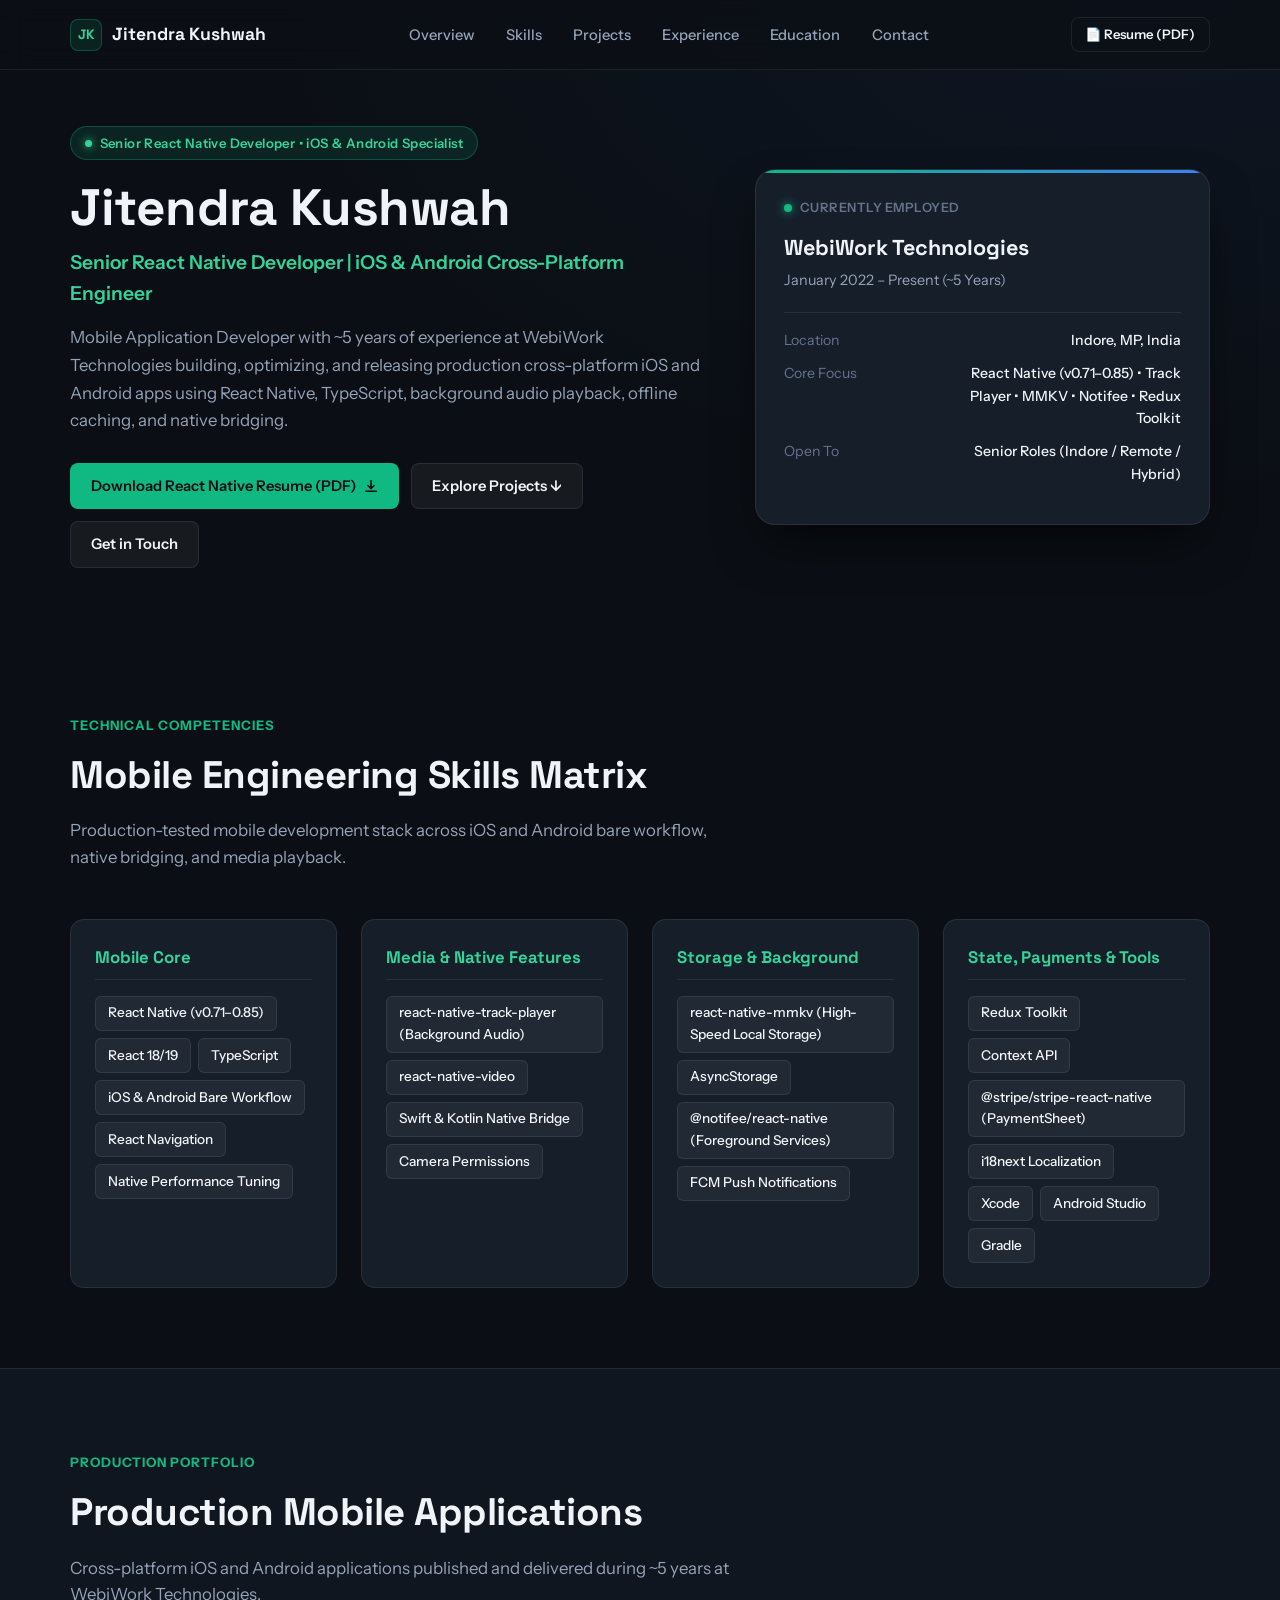
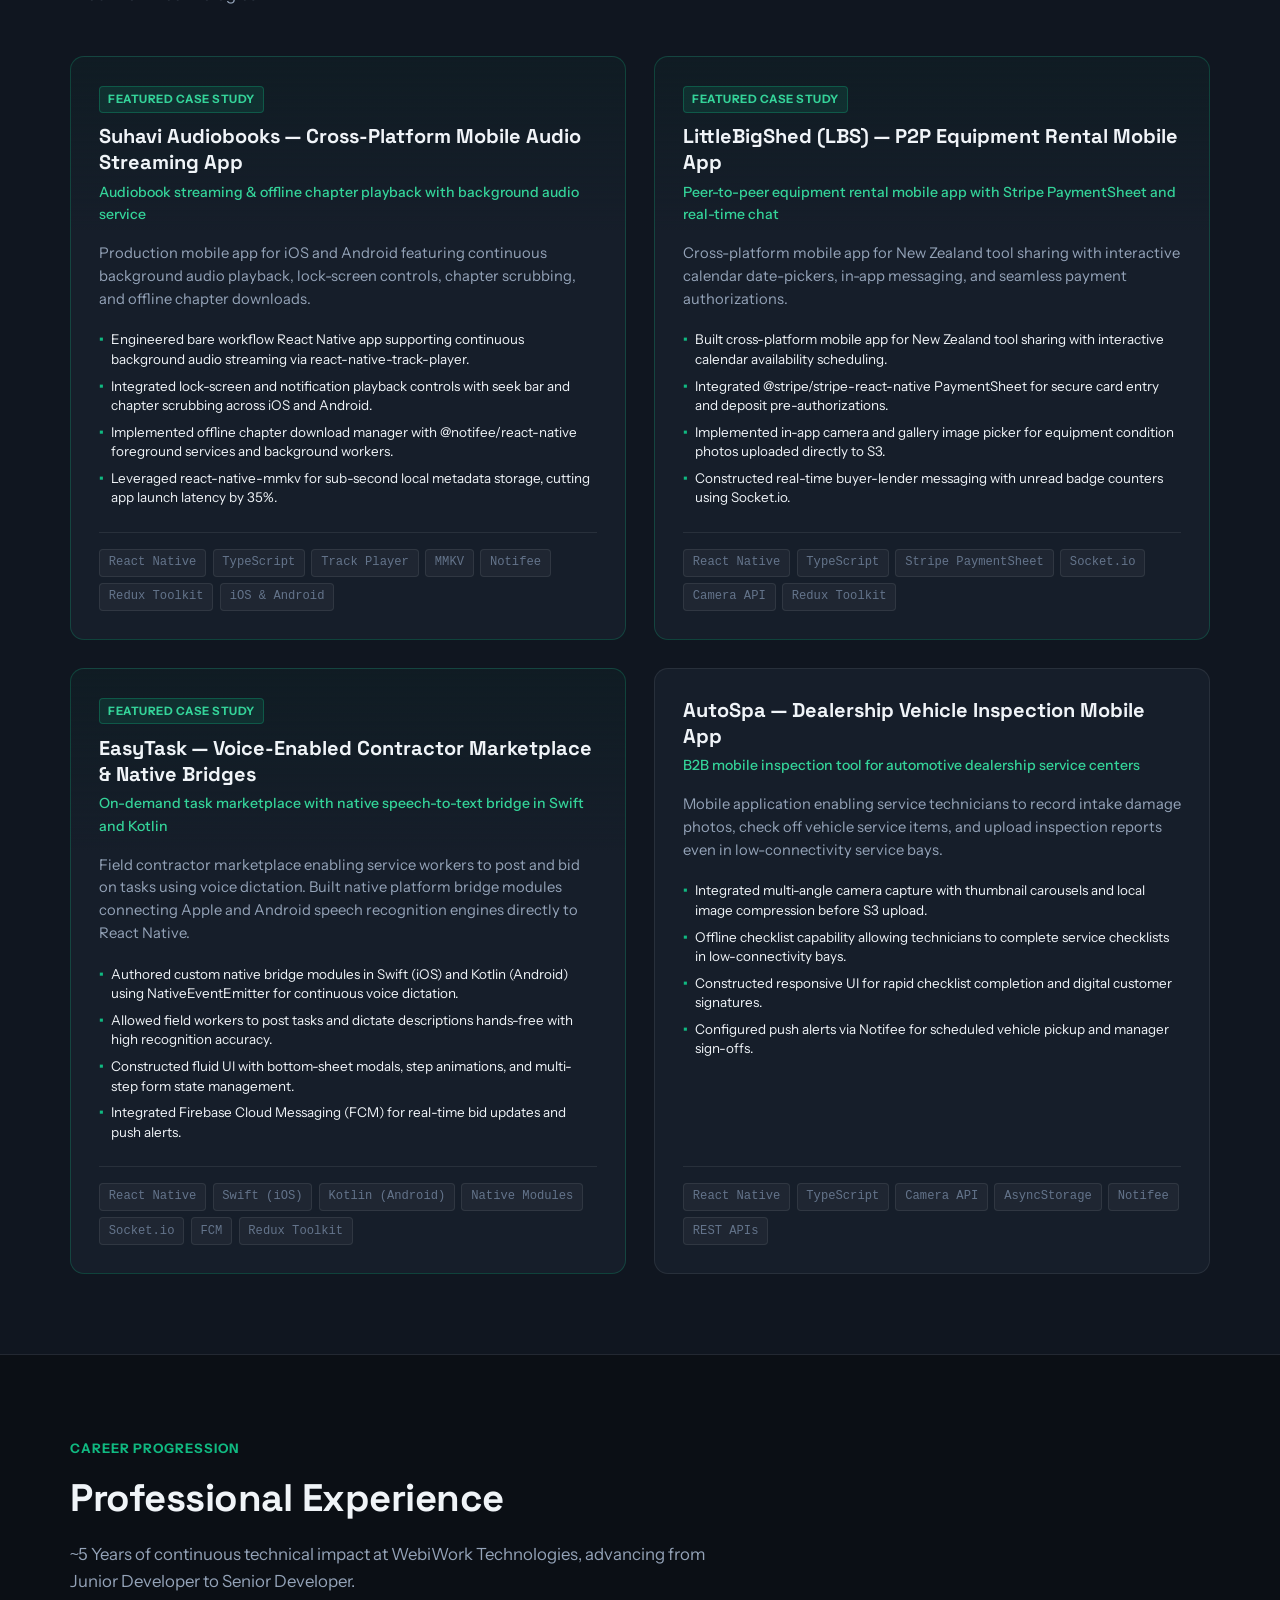
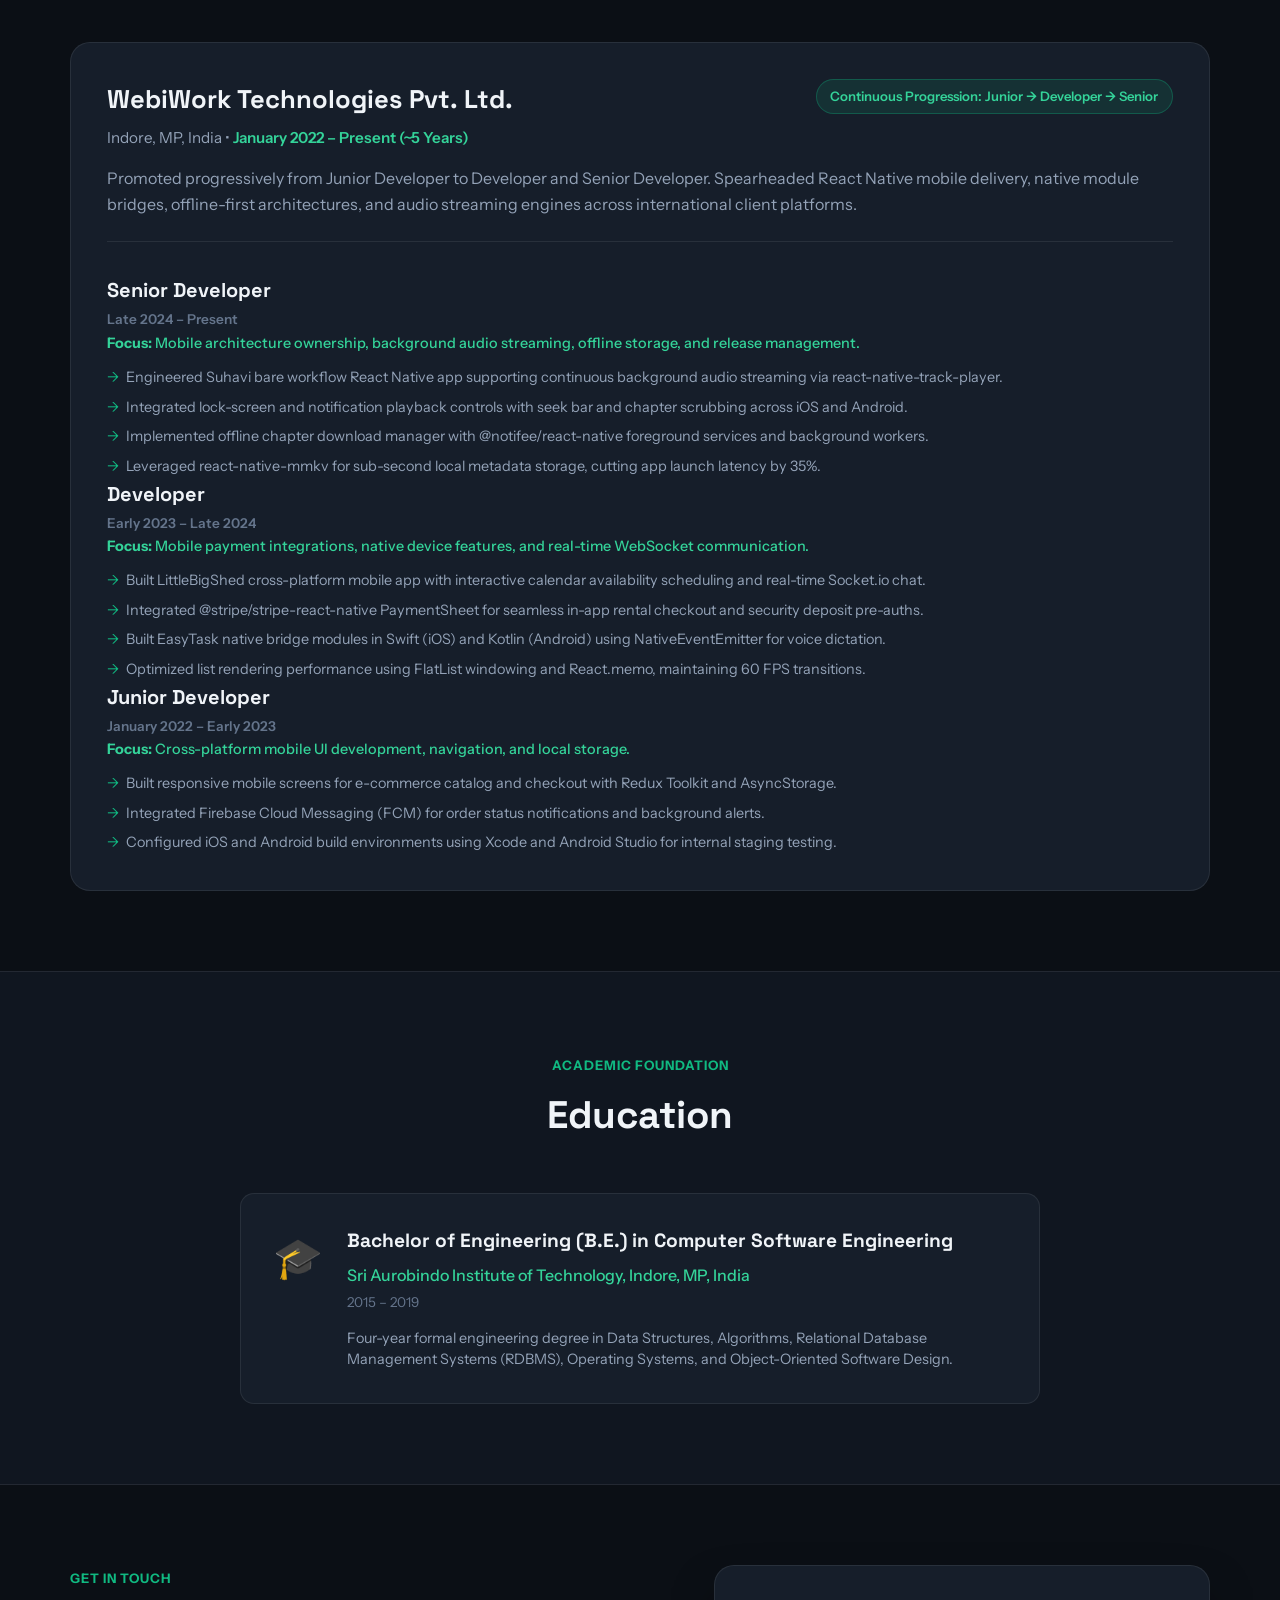
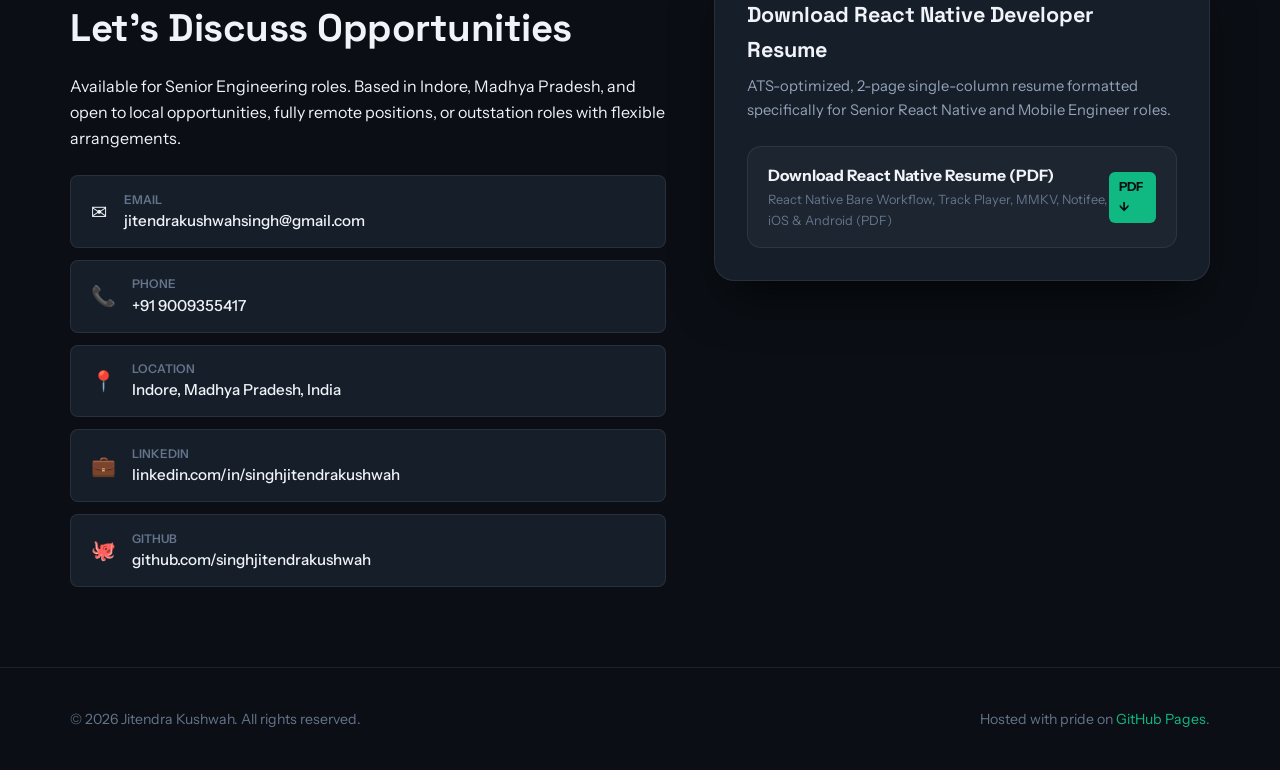
<file: mobile.html>
<!DOCTYPE html>
<html lang="en">
  <head>
    <meta charset="UTF-8" />
    <meta name="viewport" content="width=device-width, initial-scale=1" />
    <meta name="description" content="Senior React Native Mobile Developer with ~5 years of experience at WebiWork Technologies building high-performance cross-platform iOS and Android apps, background audio streaming, offline MMKV storage, and native modules." />
    <title>Jitendra Kushwah — Senior React Native Developer | iOS & Android Cross-Platform Engineer</title>
    <link rel="preconnect" href="https://fonts.googleapis.com" />
    <link rel="preconnect" href="https://fonts.gstatic.com" crossorigin />
    <link
      href="https://fonts.googleapis.com/css2?family=Instrument+Sans:ital,wght@0,400;0,500;0,600;0,700;1,400&family=Space+Grotesk:wght@500;600;700&display=swap"
      rel="stylesheet"
    />
    <link rel="stylesheet" href="css/styles.css" />
  </head>
  <body>
    <a class="skip-link" href="#main">Skip to content</a>

    <header class="site-header">
      <div class="wrap header-inner">
        <a class="logo" href="#top">
          <span class="logo-mark">JK</span>
          <span class="logo-text">Jitendra Kushwah</span>
        </a>

        <button class="nav-toggle" type="button" aria-expanded="false" aria-controls="site-nav">
          <span class="sr-only">Toggle navigation</span>
          <span class="nav-toggle-bar"></span>
        </button>

        <nav id="site-nav" class="site-nav" aria-label="Primary">
          <ul class="nav-list">
            <li><a href="#top">Overview</a></li>
            <li><a href="#skills">Skills</a></li>
            <li><a href="#projects">Projects</a></li>
            <li><a href="#experience">Experience</a></li>
            <li><a href="#education">Education</a></li>
            <li><a href="#contact">Contact</a></li>
          </ul>
        </nav>

        <div class="header-cta-group">
          <a href="react_native_developer_resume.pdf" target="_blank" class="btn btn-sm btn-outline">
            <span>📄 Resume (PDF)</span>
          </a>
        </div>
      </div>
    </header>

    <main id="main">
      <!-- HERO SECTION -->
      <section class="hero" id="top" aria-labelledby="hero-title">
        <div class="wrap">
          <div class="hero-grid">
            <div class="hero-copy">
              <div class="eyebrow-wrap">
                <span class="status-indicator"></span>
                <p class="eyebrow">Senior React Native Developer • iOS & Android Specialist</p>
              </div>
              <h1 id="hero-title" class="hero-name">Jitendra Kushwah</h1>
              <p class="hero-subtitle">Senior React Native Developer | iOS & Android Cross-Platform Engineer</p>
              <p class="hero-tagline">Mobile Application Developer with ~5 years of experience at WebiWork Technologies building, optimizing, and releasing production cross-platform iOS and Android apps using React Native, TypeScript, background audio playback, offline caching, and native bridging.</p>
              
              <div class="hero-actions">
                <a class="btn btn-primary" href="react_native_developer_resume.pdf" target="_blank">
                  <span>Download React Native Resume (PDF)</span>
                  <svg width="14" height="14" viewBox="0 0 16 16" fill="none">
                    <path d="M8 2V11M8 11L4.5 7.5M8 11L11.5 7.5M2 14H14" stroke="currentColor" stroke-width="1.8" stroke-linecap="round" stroke-linejoin="round"/>
                  </svg>
                </a>
                <a class="btn btn-ghost" href="#projects">Explore Projects ↓</a>
                <a class="btn btn-ghost" href="#contact">Get in Touch</a>
              </div>
            </div>

            <div class="hero-card" aria-hidden="true">
              <div class="hero-card-inner">
                <div class="hero-card-header">
                  <span class="pulse-dot"></span>
                  <p class="hero-card-status">Currently Employed</p>
                </div>
                <h3 class="hero-card-company">WebiWork Technologies</h3>
                <p class="hero-card-tenure">January 2022 – Present (~5 Years)</p>
                <div class="hero-card-divider"></div>
                <div class="hero-card-detail">
                  <span class="detail-label">Location</span>
                  <span class="detail-val">Indore, MP, India</span>
                </div>
                <div class="hero-card-detail">
                  <span class="detail-label">Core Focus</span>
                  <span class="detail-val">React Native (v0.71–0.85) • Track Player • MMKV • Notifee • Redux Toolkit</span>
                </div>
                <div class="hero-card-detail">
                  <span class="detail-label">Open To</span>
                  <span class="detail-val">Senior Roles (Indore / Remote / Hybrid)</span>
                </div>
              </div>
            </div>
          </div>
        </div>
      </section>

      <!-- SKILLS SECTION -->
      <section class="section" id="skills">
        <div class="wrap">
          <div class="section-header">
            <span class="section-eyebrow">Technical Competencies</span>
            <h2 class="section-title">Mobile Engineering Skills Matrix</h2>
            <p class="section-lead">Production-tested mobile development stack across iOS and Android bare workflow, native bridging, and media playback.</p>
          </div>

<div class="skills-category-grid">
  <div class="skill-category-card">
    <h3 class="skill-category-title">Mobile Core</h3>
    <ul class="skill-tag-list">
      <li class="skill-tag">React Native (v0.71–0.85)</li>
      <li class="skill-tag">React 18/19</li>
      <li class="skill-tag">TypeScript</li>
      <li class="skill-tag">iOS & Android Bare Workflow</li>
      <li class="skill-tag">React Navigation</li>
      <li class="skill-tag">Native Performance Tuning</li>
    </ul>
  </div>
  <div class="skill-category-card">
    <h3 class="skill-category-title">Media & Native Features</h3>
    <ul class="skill-tag-list">
      <li class="skill-tag">react-native-track-player (Background Audio)</li>
      <li class="skill-tag">react-native-video</li>
      <li class="skill-tag">Swift & Kotlin Native Bridge</li>
      <li class="skill-tag">Camera Permissions</li>
    </ul>
  </div>
  <div class="skill-category-card">
    <h3 class="skill-category-title">Storage & Background</h3>
    <ul class="skill-tag-list">
      <li class="skill-tag">react-native-mmkv (High-Speed Local Storage)</li>
      <li class="skill-tag">AsyncStorage</li>
      <li class="skill-tag">@notifee/react-native (Foreground Services)</li>
      <li class="skill-tag">FCM Push Notifications</li>
    </ul>
  </div>
  <div class="skill-category-card">
    <h3 class="skill-category-title">State, Payments & Tools</h3>
    <ul class="skill-tag-list">
      <li class="skill-tag">Redux Toolkit</li>
      <li class="skill-tag">Context API</li>
      <li class="skill-tag">@stripe/stripe-react-native (PaymentSheet)</li>
      <li class="skill-tag">i18next Localization</li>
      <li class="skill-tag">Xcode</li>
      <li class="skill-tag">Android Studio</li>
      <li class="skill-tag">Gradle</li>
    </ul>
  </div>
</div>
        </div>
      </section>

      <!-- PROJECTS SECTION -->
      <section class="section section-alt" id="projects">
        <div class="wrap">
          <div class="section-header">
            <span class="section-eyebrow">Production Portfolio</span>
            <h2 class="section-title">Production Mobile Applications</h2>
            <p class="section-lead">Cross-platform iOS and Android applications published and delivered during ~5 years at WebiWork Technologies.</p>
          </div>

<div class="project-grid">
  <article class="project-card featured-card">
    <div class="project-card-header">
      <span class="featured-badge">Featured Case Study</span>
      <h3 class="project-title">Suhavi Audiobooks — Cross-Platform Mobile Audio Streaming App</h3>
      <p class="project-tagline">Audiobook streaming & offline chapter playback with background audio service</p>
    </div>
    <p class="project-desc">Production mobile app for iOS and Android featuring continuous background audio playback, lock-screen controls, chapter scrubbing, and offline chapter downloads.</p>
    <ul class="project-highlights">
      <li>Engineered bare workflow React Native app supporting continuous background audio streaming via react-native-track-player.</li>
      <li>Integrated lock-screen and notification playback controls with seek bar and chapter scrubbing across iOS and Android.</li>
      <li>Implemented offline chapter download manager with @notifee/react-native foreground services and background workers.</li>
      <li>Leveraged react-native-mmkv for sub-second local metadata storage, cutting app launch latency by 35%.</li>
    </ul>
    <div class="project-tags-wrap">
      <span class="proj-badge">React Native</span>
      <span class="proj-badge">TypeScript</span>
      <span class="proj-badge">Track Player</span>
      <span class="proj-badge">MMKV</span>
      <span class="proj-badge">Notifee</span>
      <span class="proj-badge">Redux Toolkit</span>
      <span class="proj-badge">iOS & Android</span>
    </div>
  </article>
  <article class="project-card featured-card">
    <div class="project-card-header">
      <span class="featured-badge">Featured Case Study</span>
      <h3 class="project-title">LittleBigShed (LBS) — P2P Equipment Rental Mobile App</h3>
      <p class="project-tagline">Peer-to-peer equipment rental mobile app with Stripe PaymentSheet and real-time chat</p>
    </div>
    <p class="project-desc">Cross-platform mobile app for New Zealand tool sharing with interactive calendar date-pickers, in-app messaging, and seamless payment authorizations.</p>
    <ul class="project-highlights">
      <li>Built cross-platform mobile app for New Zealand tool sharing with interactive calendar availability scheduling.</li>
      <li>Integrated @stripe/stripe-react-native PaymentSheet for secure card entry and deposit pre-authorizations.</li>
      <li>Implemented in-app camera and gallery image picker for equipment condition photos uploaded directly to S3.</li>
      <li>Constructed real-time buyer-lender messaging with unread badge counters using Socket.io.</li>
    </ul>
    <div class="project-tags-wrap">
      <span class="proj-badge">React Native</span>
      <span class="proj-badge">TypeScript</span>
      <span class="proj-badge">Stripe PaymentSheet</span>
      <span class="proj-badge">Socket.io</span>
      <span class="proj-badge">Camera API</span>
      <span class="proj-badge">Redux Toolkit</span>
    </div>
  </article>
  <article class="project-card featured-card">
    <div class="project-card-header">
      <span class="featured-badge">Featured Case Study</span>
      <h3 class="project-title">EasyTask — Voice-Enabled Contractor Marketplace & Native Bridges</h3>
      <p class="project-tagline">On-demand task marketplace with native speech-to-text bridge in Swift and Kotlin</p>
    </div>
    <p class="project-desc">Field contractor marketplace enabling service workers to post and bid on tasks using voice dictation. Built native platform bridge modules connecting Apple and Android speech recognition engines directly to React Native.</p>
    <ul class="project-highlights">
      <li>Authored custom native bridge modules in Swift (iOS) and Kotlin (Android) using NativeEventEmitter for continuous voice dictation.</li>
      <li>Allowed field workers to post tasks and dictate descriptions hands-free with high recognition accuracy.</li>
      <li>Constructed fluid UI with bottom-sheet modals, step animations, and multi-step form state management.</li>
      <li>Integrated Firebase Cloud Messaging (FCM) for real-time bid updates and push alerts.</li>
    </ul>
    <div class="project-tags-wrap">
      <span class="proj-badge">React Native</span>
      <span class="proj-badge">Swift (iOS)</span>
      <span class="proj-badge">Kotlin (Android)</span>
      <span class="proj-badge">Native Modules</span>
      <span class="proj-badge">Socket.io</span>
      <span class="proj-badge">FCM</span>
      <span class="proj-badge">Redux Toolkit</span>
    </div>
  </article>
  <article class="project-card">
    <div class="project-card-header">
      <h3 class="project-title">AutoSpa — Dealership Vehicle Inspection Mobile App</h3>
      <p class="project-tagline">B2B mobile inspection tool for automotive dealership service centers</p>
    </div>
    <p class="project-desc">Mobile application enabling service technicians to record intake damage photos, check off vehicle service items, and upload inspection reports even in low-connectivity service bays.</p>
    <ul class="project-highlights">
      <li>Integrated multi-angle camera capture with thumbnail carousels and local image compression before S3 upload.</li>
      <li>Offline checklist capability allowing technicians to complete service checklists in low-connectivity bays.</li>
      <li>Constructed responsive UI for rapid checklist completion and digital customer signatures.</li>
      <li>Configured push alerts via Notifee for scheduled vehicle pickup and manager sign-offs.</li>
    </ul>
    <div class="project-tags-wrap">
      <span class="proj-badge">React Native</span>
      <span class="proj-badge">TypeScript</span>
      <span class="proj-badge">Camera API</span>
      <span class="proj-badge">AsyncStorage</span>
      <span class="proj-badge">Notifee</span>
      <span class="proj-badge">REST APIs</span>
    </div>
  </article>
</div>
        </div>
      </section>

      <!-- EXPERIENCE SECTION -->
      <section class="section" id="experience">
        <div class="wrap">
          <div class="section-header">
            <span class="section-eyebrow">Career Progression</span>
            <h2 class="section-title">Professional Experience</h2>
            <p class="section-lead">
              ~5 Years of continuous technical impact at WebiWork Technologies, advancing from Junior Developer to Senior Developer.
            </p>
          </div>

          <div class="experience-timeline">
<div class="company-card">
  <div class="company-header">
    <div>
      <h3 class="company-name">WebiWork Technologies Pvt. Ltd.</h3>
      <p class="company-meta">Indore, MP, India • <span class="tenure-badge">January 2022 – Present (~5 Years)</span></p>
    </div>
    <span class="company-growth-tag">Continuous Progression: Junior → Developer → Senior</span>
  </div>
  <p class="company-overview">Promoted progressively from Junior Developer to Developer and Senior Developer. Spearheaded React Native mobile delivery, native module bridges, offline-first architectures, and audio streaming engines across international client platforms.</p>
  <div class="role-stack">
    <div class="role-item">
      <div class="role-top">
        <h4 class="role-title">Senior Developer</h4>
        <span class="role-period">Late 2024 – Present</span>
      </div>
      <p class="role-focus"><strong>Focus:</strong> Mobile architecture ownership, background audio streaming, offline storage, and release management.</p>
      <ul class="role-bullets">
        <li>Engineered Suhavi bare workflow React Native app supporting continuous background audio streaming via react-native-track-player.</li>
        <li>Integrated lock-screen and notification playback controls with seek bar and chapter scrubbing across iOS and Android.</li>
        <li>Implemented offline chapter download manager with @notifee/react-native foreground services and background workers.</li>
        <li>Leveraged react-native-mmkv for sub-second local metadata storage, cutting app launch latency by 35%.</li>
      </ul>
    </div>
    <div class="role-item">
      <div class="role-top">
        <h4 class="role-title">Developer</h4>
        <span class="role-period">Early 2023 – Late 2024</span>
      </div>
      <p class="role-focus"><strong>Focus:</strong> Mobile payment integrations, native device features, and real-time WebSocket communication.</p>
      <ul class="role-bullets">
        <li>Built LittleBigShed cross-platform mobile app with interactive calendar availability scheduling and real-time Socket.io chat.</li>
        <li>Integrated @stripe/stripe-react-native PaymentSheet for seamless in-app rental checkout and security deposit pre-auths.</li>
        <li>Built EasyTask native bridge modules in Swift (iOS) and Kotlin (Android) using NativeEventEmitter for voice dictation.</li>
        <li>Optimized list rendering performance using FlatList windowing and React.memo, maintaining 60 FPS transitions.</li>
      </ul>
    </div>
    <div class="role-item">
      <div class="role-top">
        <h4 class="role-title">Junior Developer</h4>
        <span class="role-period">January 2022 – Early 2023</span>
      </div>
      <p class="role-focus"><strong>Focus:</strong> Cross-platform mobile UI development, navigation, and local storage.</p>
      <ul class="role-bullets">
        <li>Built responsive mobile screens for e-commerce catalog and checkout with Redux Toolkit and AsyncStorage.</li>
        <li>Integrated Firebase Cloud Messaging (FCM) for order status notifications and background alerts.</li>
        <li>Configured iOS and Android build environments using Xcode and Android Studio for internal staging testing.</li>
      </ul>
    </div>
  </div>
</div>
          </div>
        </div>
      </section>

      <!-- EDUCATION SECTION -->
      <section class="section section-alt" id="education">
        <div class="wrap narrow">
          <div class="section-header text-center">
            <span class="section-eyebrow">Academic Foundation</span>
            <h2 class="section-title">Education</h2>
          </div>

          <div class="education-card">
            <div class="education-icon">🎓</div>
            <div class="education-details">
              <h3>Bachelor of Engineering (B.E.) in Computer Software Engineering</h3>
              <p class="education-inst">Sri Aurobindo Institute of Technology, Indore, MP, India</p>
              <p class="education-years">2015 – 2019</p>
              <p class="education-notes">
                Four-year formal engineering degree in Data Structures, Algorithms, Relational Database Management Systems (RDBMS), Operating Systems, and Object-Oriented Software Design.
              </p>
            </div>
          </div>
        </div>
      </section>

      <!-- CONTACT & RESUME SECTION -->
      <section class="section cta-section" id="contact">
        <div class="wrap">
          <div class="contact-grid">
            <div class="contact-info">
              <span class="section-eyebrow">Get in Touch</span>
              <h2 class="section-title">Let's Discuss Opportunities</h2>
              <p class="cta-text">
                Available for Senior Engineering roles. Based in Indore, Madhya Pradesh, and open to local opportunities, fully remote positions, or outstation roles with flexible arrangements.
              </p>

              <div class="contact-links-list">
                <a href="mailto:jitendrakushwahsingh@gmail.com" class="contact-link-item">
                  <span class="link-icon">✉️</span>
                  <div>
                    <span class="link-label">Email</span>
                    <span class="link-value">jitendrakushwahsingh@gmail.com</span>
                  </div>
                </a>
                <a href="tel:+919009355417" class="contact-link-item">
                  <span class="link-icon">📞</span>
                  <div>
                    <span class="link-label">Phone</span>
                    <span class="link-value">+91 9009355417</span>
                  </div>
                </a>
                <div class="contact-link-item">
                  <span class="link-icon">📍</span>
                  <div>
                    <span class="link-label">Location</span>
                    <span class="link-value">Indore, Madhya Pradesh, India</span>
                  </div>
                </div>
                <a href="https://linkedin.com/in/singhjitendrakushwah" target="_blank" rel="noopener noreferrer" class="contact-link-item">
                  <span class="link-icon">💼</span>
                  <div>
                    <span class="link-label">LinkedIn</span>
                    <span class="link-value">linkedin.com/in/singhjitendrakushwah</span>
                  </div>
                </a>
                <a href="https://github.com/singhjitendrakushwah" target="_blank" rel="noopener noreferrer" class="contact-link-item">
                  <span class="link-icon">🐙</span>
                  <div>
                    <span class="link-label">GitHub</span>
                    <span class="link-value">github.com/singhjitendrakushwah</span>
                  </div>
                </a>
              </div>
            </div>

            <div class="resume-download-card">
              <h3>Download React Native Developer Resume</h3>
              <p>ATS-optimized, 2-page single-column resume formatted specifically for Senior React Native and Mobile Engineer roles.</p>

              <div class="resume-button-stack">
                <a href="react_native_developer_resume.pdf" target="_blank" class="resume-btn-item">
                  <div class="btn-item-text">
                    <strong>Download React Native Resume (PDF)</strong>
                    <span>React Native Bare Workflow, Track Player, MMKV, Notifee, iOS & Android (PDF)</span>
                  </div>
                  <span class="btn-download-icon">PDF ↓</span>
                </a>
              </div>
            </div>
          </div>
        </div>
      </section>
    </main>

    <footer class="site-footer">
      <div class="wrap footer-inner">
        <p>© 2026 Jitendra Kushwah. All rights reserved.</p>
        <p class="footer-note">Hosted with pride on <a href="https://pages.github.com/" target="_blank" rel="noopener noreferrer">GitHub Pages</a>.</p>
      </div>
    </footer>

    <script>
      // Lightweight Mobile Navigation
      (function() {
        var toggle = document.querySelector('.nav-toggle');
        var nav = document.getElementById('site-nav');
        if (toggle && nav) {
          toggle.addEventListener('click', function() {
            var isOpen = nav.classList.toggle('is-open');
            toggle.setAttribute('aria-expanded', String(isOpen));
          });
          nav.querySelectorAll('a').forEach(function(link) {
            link.addEventListener('click', function() {
              nav.classList.remove('is-open');
              toggle.setAttribute('aria-expanded', 'false');
            });
          });
        }
      })();
    </script>
  </body>
</html>
</file>
<file: css/styles.css>
:root {
  --bg: #0b0f15;
  --bg-alt: #101620;
  --surface: #161e2a;
  --surface-hover: #1e2837;
  --text: #f0f4f8;
  --text-muted: #94a3b8;
  --text-dim: #64748b;
  --accent: #10b981;
  --accent-light: #34d399;
  --accent-dim: rgba(16, 185, 129, 0.12);
  --accent-border: rgba(16, 185, 129, 0.3);
  --border: rgba(255, 255, 255, 0.08);
  --border-focus: rgba(255, 255, 255, 0.2);
  --shadow: 0 20px 40px -15px rgba(0, 0, 0, 0.6);
  --shadow-lg: 0 25px 50px -12px rgba(0, 0, 0, 0.7);
  --radius-sm: 8px;
  --radius-md: 14px;
  --radius-lg: 20px;
  --font-sans: "Instrument Sans", system-ui, -apple-system, sans-serif;
  --font-mono: ui-monospace, SFMono-Regular, Menlo, Monaco, Consolas, monospace;
  --font-display: "Space Grotesk", sans-serif;
}

*,
*::before,
*::after {
  box-sizing: border-box;
}

html {
  scroll-behavior: smooth;
  scroll-padding-top: 80px;
}

body {
  margin: 0;
  font-family: var(--font-sans);
  font-size: 1rem;
  line-height: 1.6;
  color: var(--text);
  background: radial-gradient(1200px 600px at 10% -10%, rgba(16, 185, 129, 0.08), transparent),
    radial-gradient(900px 500px at 90% 0%, rgba(59, 130, 246, 0.06), transparent), var(--bg);
  min-height: 100vh;
  -webkit-font-smoothing: antialiased;
}

a {
  color: var(--accent);
  text-decoration: none;
  transition: color 0.2s ease;
}

a:hover {
  color: var(--accent-light);
}

.sr-only {
  position: absolute;
  width: 1px;
  height: 1px;
  padding: 0;
  margin: -1px;
  overflow: hidden;
  clip: rect(0, 0, 0, 0);
  white-space: nowrap;
  border: 0;
}

.skip-link {
  position: absolute;
  left: -999px;
  top: 0.5rem;
  padding: 0.5rem 1rem;
  background: var(--accent);
  color: #0b0f15;
  font-weight: 600;
  border-radius: var(--radius-sm);
  z-index: 100;
}

.skip-link:focus {
  left: 1rem;
}

.wrap {
  width: min(1140px, 100% - 2.5rem);
  margin-inline: auto;
}

.narrow {
  width: min(800px, 100%);
}

.text-center {
  text-align: center;
}

/* =========================================================
   HEADER & NAVIGATION
   ========================================================= */
.site-header {
  position: sticky;
  top: 0;
  z-index: 60;
  backdrop-filter: blur(14px);
  background: rgba(11, 15, 21, 0.82);
  border-bottom: 1px solid var(--border);
  height: 70px;
  display: flex;
  align-items: center;
}

.header-inner {
  display: flex;
  align-items: center;
  justify-content: space-between;
  gap: 1.5rem;
}

.logo {
  display: flex;
  align-items: center;
  gap: 0.65rem;
  color: var(--text);
  font-weight: 700;
  font-size: 1.1rem;
  font-family: var(--font-display);
}

.logo-mark {
  display: inline-flex;
  align-items: center;
  justify-content: center;
  width: 32px;
  height: 32px;
  background: var(--accent-dim);
  border: 1px solid var(--accent-border);
  color: var(--accent-light);
  border-radius: 8px;
  font-size: 0.85rem;
  font-weight: 700;
}

.site-nav {
  display: flex;
  align-items: center;
}

.nav-list {
  display: flex;
  align-items: center;
  list-style: none;
  margin: 0;
  padding: 0;
  gap: 0.25rem;
}

.nav-list a {
  padding: 0.45rem 0.85rem;
  border-radius: var(--radius-sm);
  color: var(--text-muted);
  font-size: 0.92rem;
  font-weight: 500;
  transition: all 0.15s ease;
}

.nav-list a:hover,
.nav-list a[aria-current="page"] {
  color: var(--text);
  background: rgba(255, 255, 255, 0.05);
}

.nav-list a[aria-current="page"] {
  color: var(--accent-light);
}

.header-cta-group {
  display: flex;
  align-items: center;
  gap: 0.75rem;
}

.nav-toggle {
  display: none;
  background: transparent;
  border: 1px solid var(--border);
  border-radius: var(--radius-sm);
  width: 38px;
  height: 38px;
  color: var(--text);
  cursor: pointer;
}

/* =========================================================
   DROPDOWN MENU
   ========================================================= */
.resume-dropdown {
  position: relative;
}

.dropdown-toggle {
  display: inline-flex;
  align-items: center;
  gap: 0.4rem;
}

.dropdown-menu {
  position: absolute;
  right: 0;
  top: calc(100% + 8px);
  background: var(--surface);
  border: 1px solid var(--border-focus);
  border-radius: var(--radius-md);
  padding: 0.5rem;
  min-width: 250px;
  box-shadow: var(--shadow-lg);
  display: none;
  flex-direction: column;
  gap: 0.25rem;
  z-index: 100;
}

.dropdown-menu.show {
  display: flex;
}

.dropdown-item {
  padding: 0.65rem 0.85rem;
  border-radius: var(--radius-sm);
  display: flex;
  flex-direction: column;
  transition: background 0.15s ease;
}

.dropdown-item:hover {
  background: var(--surface-hover);
}

.dropdown-item strong {
  color: var(--text);
  font-size: 0.9rem;
}

.dropdown-item span {
  color: var(--text-dim);
  font-size: 0.75rem;
  margin-top: 2px;
}

/* =========================================================
   BUTTONS
   ========================================================= */
.btn {
  display: inline-flex;
  align-items: center;
  justify-content: center;
  gap: 0.5rem;
  padding: 0.65rem 1.25rem;
  border-radius: var(--radius-sm);
  font-size: 0.92rem;
  font-weight: 600;
  cursor: pointer;
  border: 1px solid transparent;
  transition: all 0.18s ease;
}

.btn-primary {
  background: var(--accent);
  color: #0b0f15;
}

.btn-primary:hover {
  background: var(--accent-light);
  color: #0b0f15;
  transform: translateY(-1px);
  box-shadow: 0 4px 14px rgba(16, 185, 129, 0.35);
}

.btn-ghost {
  background: rgba(255, 255, 255, 0.05);
  color: var(--text);
  border-color: var(--border);
}

.btn-ghost:hover {
  background: rgba(255, 255, 255, 0.1);
  color: var(--text);
  border-color: var(--border-focus);
}

.btn-outline {
  background: transparent;
  border-color: var(--border);
  color: var(--text);
}

.btn-outline:hover {
  border-color: var(--border-focus);
  background: rgba(255, 255, 255, 0.04);
}

.btn-sm {
  padding: 0.4rem 0.85rem;
  font-size: 0.82rem;
}

/* =========================================================
   HERO SECTION & TRACK SWITCHER
   ========================================================= */
.hero {
  padding: 3.5rem 0 4rem;
}

.track-switcher-container {
  background: var(--surface);
  border: 1px solid var(--border);
  border-radius: var(--radius-md);
  padding: 0.75rem 1rem;
  display: flex;
  align-items: center;
  justify-content: space-between;
  gap: 1rem;
  margin-bottom: 2.5rem;
  box-shadow: var(--shadow);
}

.track-switcher-label {
  font-size: 0.85rem;
  font-weight: 600;
  color: var(--text-muted);
  text-transform: uppercase;
  letter-spacing: 0.5px;
  white-space: nowrap;
}

.track-pills {
  display: flex;
  align-items: center;
  gap: 0.4rem;
  flex-wrap: wrap;
}

.track-pill {
  background: transparent;
  border: 1px solid transparent;
  color: var(--text-muted);
  padding: 0.45rem 0.95rem;
  border-radius: var(--radius-sm);
  font-size: 0.86rem;
  font-weight: 600;
  cursor: pointer;
  display: inline-flex;
  align-items: center;
  gap: 0.4rem;
  transition: all 0.18s ease;
}

.track-pill:hover {
  color: var(--text);
  background: rgba(255, 255, 255, 0.04);
}

.track-pill.active {
  background: var(--accent-dim);
  border-color: var(--accent-border);
  color: var(--accent-light);
  box-shadow: 0 0 12px rgba(16, 185, 129, 0.2);
}

.hero-grid {
  display: grid;
  grid-template-columns: 1.4fr 1fr;
  gap: 3rem;
  align-items: center;
}

.eyebrow-wrap {
  display: inline-flex;
  align-items: center;
  gap: 0.5rem;
  background: var(--accent-dim);
  border: 1px solid var(--accent-border);
  padding: 0.35rem 0.85rem;
  border-radius: 999px;
  margin-bottom: 1.25rem;
}

.status-indicator {
  width: 7px;
  height: 7px;
  background: var(--accent-light);
  border-radius: 50%;
  box-shadow: 0 0 8px var(--accent-light);
}

.eyebrow {
  margin: 0;
  color: var(--accent-light);
  font-size: 0.82rem;
  font-weight: 600;
  letter-spacing: 0.4px;
}

.hero-name {
  font-family: var(--font-display);
  font-size: clamp(2.4rem, 4vw, 3.6rem);
  font-weight: 700;
  line-height: 1.1;
  margin: 0 0 0.65rem 0;
  letter-spacing: -0.5px;
}

.hero-subtitle {
  font-size: 1.2rem;
  font-weight: 600;
  color: var(--accent-light);
  margin: 0 0 1rem 0;
}

.hero-tagline {
  font-size: 1.05rem;
  color: var(--text-muted);
  line-height: 1.65;
  margin: 0 0 1.75rem 0;
}

.hero-actions {
  display: flex;
  align-items: center;
  gap: 0.75rem;
  flex-wrap: wrap;
}

.hero-card {
  background: var(--surface);
  border: 1px solid var(--border);
  border-radius: var(--radius-lg);
  padding: 1.75rem;
  box-shadow: var(--shadow-lg);
  position: relative;
  overflow: hidden;
}

.hero-card::before {
  content: "";
  position: absolute;
  top: 0;
  left: 0;
  right: 0;
  height: 3px;
  background: linear-gradient(90deg, var(--accent), #3b82f6);
}

.hero-card-header {
  display: flex;
  align-items: center;
  gap: 0.5rem;
  margin-bottom: 0.75rem;
}

.pulse-dot {
  width: 8px;
  height: 8px;
  background: #10b981;
  border-radius: 50%;
  box-shadow: 0 0 10px #10b981;
}

.hero-card-status {
  font-size: 0.8rem;
  text-transform: uppercase;
  letter-spacing: 0.5px;
  font-weight: 600;
  color: var(--text-dim);
  margin: 0;
}

.hero-card-company {
  font-family: var(--font-display);
  font-size: 1.35rem;
  margin: 0 0 0.25rem 0;
}

.hero-card-tenure {
  font-size: 0.9rem;
  color: var(--text-muted);
  margin: 0 0 1.25rem 0;
}

.hero-card-divider {
  height: 1px;
  background: var(--border);
  margin: 1rem 0;
}

.hero-card-detail {
  display: flex;
  justify-content: space-between;
  margin-bottom: 0.65rem;
  font-size: 0.88rem;
}

.detail-label {
  color: var(--text-dim);
}

.detail-val {
  color: var(--text);
  font-weight: 500;
  text-align: right;
  max-width: 60%;
}

/* =========================================================
   SECTIONS GENERAL
   ========================================================= */
.section {
  padding: 5rem 0;
}

.section-alt {
  background: var(--bg-alt);
  border-top: 1px solid var(--border);
  border-bottom: 1px solid var(--border);
}

.section-header {
  margin-bottom: 3rem;
}

.section-eyebrow {
  display: inline-block;
  font-size: 0.82rem;
  font-weight: 700;
  text-transform: uppercase;
  letter-spacing: 1px;
  color: var(--accent);
  margin-bottom: 0.5rem;
}

.section-title {
  font-family: var(--font-display);
  font-size: clamp(1.8rem, 3vw, 2.4rem);
  font-weight: 700;
  margin: 0 0 0.75rem 0;
  letter-spacing: -0.5px;
}

.section-lead {
  font-size: 1.05rem;
  color: var(--text-muted);
  max-width: 680px;
  margin: 0;
}

/* =========================================================
   SPECIALIZATIONS / 3 PILLARS SECTION
   ========================================================= */
.specialization-grid {
  display: grid;
  grid-template-columns: repeat(3, 1fr);
  gap: 1.5rem;
}

.spec-card {
  background: var(--surface);
  border: 1px solid var(--border);
  border-radius: var(--radius-md);
  padding: 1.75rem;
  display: flex;
  flex-direction: column;
  transition: all 0.2s ease;
  position: relative;
}

.spec-card:hover {
  transform: translateY(-3px);
  border-color: var(--border-focus);
  box-shadow: var(--shadow);
}

.spec-card.active-spec {
  border-color: var(--accent-border);
  background: linear-gradient(180deg, var(--accent-dim) 0%, var(--surface) 25%);
  box-shadow: 0 0 20px rgba(16, 185, 129, 0.15);
}

.spec-icon {
  font-size: 2rem;
  margin-bottom: 1rem;
}

.spec-card h3 {
  font-family: var(--font-display);
  font-size: 1.2rem;
  margin: 0 0 0.65rem 0;
}

.spec-card p {
  color: var(--text-muted);
  font-size: 0.92rem;
  margin: 0 0 1.25rem 0;
  line-height: 1.5;
}

.spec-bullets {
  list-style: none;
  padding: 0;
  margin: 0 0 1.5rem 0;
  display: flex;
  flex-direction: column;
  gap: 0.5rem;
}

.spec-bullets li {
  font-size: 0.86rem;
  color: var(--text);
  display: flex;
  align-items: flex-start;
  gap: 0.45rem;
}

.spec-bullets li::before {
  content: "✔";
  color: var(--accent);
  font-size: 0.78rem;
  margin-top: 2px;
}

.spec-switch-btn {
  margin-top: auto;
  background: transparent;
  border: 1px solid var(--border);
  color: var(--accent-light);
  padding: 0.55rem 0.85rem;
  border-radius: var(--radius-sm);
  font-size: 0.85rem;
  font-weight: 600;
  cursor: pointer;
  transition: all 0.15s ease;
}

.spec-switch-btn:hover {
  background: var(--accent-dim);
  border-color: var(--accent-border);
}

/* =========================================================
   SKILLS SECTION
   ========================================================= */
.skills-category-grid {
  display: grid;
  grid-template-columns: repeat(auto-fit, minmax(250px, 1fr));
  gap: 1.5rem;
}

.skill-category-card {
  background: var(--surface);
  border: 1px solid var(--border);
  border-radius: var(--radius-md);
  padding: 1.5rem;
}

.skill-category-title {
  font-family: var(--font-display);
  font-size: 1.05rem;
  color: var(--accent-light);
  margin: 0 0 1rem 0;
  padding-bottom: 0.5rem;
  border-bottom: 1px solid var(--border);
}

.skill-tag-list {
  list-style: none;
  padding: 0;
  margin: 0;
  display: flex;
  flex-wrap: wrap;
  gap: 0.45rem;
}

.skill-tag {
  background: rgba(255, 255, 255, 0.05);
  border: 1px solid var(--border);
  color: var(--text);
  padding: 0.35rem 0.75rem;
  border-radius: 6px;
  font-size: 0.85rem;
  font-weight: 500;
}

/* =========================================================
   PROJECTS SECTION & FILTER
   ========================================================= */
.project-filter-bar {
  display: flex;
  align-items: center;
  justify-content: space-between;
  gap: 1rem;
  margin-bottom: 2rem;
  flex-wrap: wrap;
}

.filter-label {
  font-size: 0.85rem;
  font-weight: 600;
  color: var(--text-dim);
  text-transform: uppercase;
}

.project-filter-pills {
  display: flex;
  gap: 0.4rem;
  flex-wrap: wrap;
}

.filter-pill {
  background: var(--surface);
  border: 1px solid var(--border);
  color: var(--text-muted);
  padding: 0.4rem 0.85rem;
  border-radius: var(--radius-sm);
  font-size: 0.85rem;
  font-weight: 600;
  cursor: pointer;
  transition: all 0.15s ease;
}

.filter-pill:hover {
  color: var(--text);
  border-color: var(--border-focus);
}

.filter-pill.active {
  background: var(--accent);
  color: #0b0f15;
  border-color: var(--accent);
}

.project-grid {
  display: grid;
  grid-template-columns: repeat(2, 1fr);
  gap: 1.75rem;
}

.project-card {
  background: var(--surface);
  border: 1px solid var(--border);
  border-radius: var(--radius-md);
  padding: 1.75rem;
  display: flex;
  flex-direction: column;
  transition: all 0.2s ease;
}

.project-card:hover {
  transform: translateY(-3px);
  border-color: var(--border-focus);
  box-shadow: var(--shadow);
}

.project-card.featured-card {
  border-color: rgba(16, 185, 129, 0.25);
  background: linear-gradient(180deg, rgba(16, 185, 129, 0.04) 0%, var(--surface) 30%);
}

.project-card-header {
  margin-bottom: 1rem;
}

.featured-badge {
  display: inline-block;
  background: var(--accent-dim);
  border: 1px solid var(--accent-border);
  color: var(--accent-light);
  font-size: 0.72rem;
  font-weight: 700;
  text-transform: uppercase;
  padding: 0.2rem 0.5rem;
  border-radius: 4px;
  margin-bottom: 0.65rem;
  letter-spacing: 0.5px;
}

.project-title {
  font-family: var(--font-display);
  font-size: 1.25rem;
  margin: 0 0 0.35rem 0;
  line-height: 1.3;
}

.project-tagline {
  font-size: 0.88rem;
  color: var(--accent-light);
  margin: 0;
  font-weight: 500;
}

.project-desc {
  color: var(--text-muted);
  font-size: 0.92rem;
  margin: 0 0 1.25rem 0;
  line-height: 1.55;
}

.project-highlights {
  list-style: none;
  padding: 0;
  margin: 0 0 1.5rem 0;
  display: flex;
  flex-direction: column;
  gap: 0.45rem;
}

.project-highlights li {
  font-size: 0.84rem;
  color: var(--text);
  line-height: 1.45;
  display: flex;
  align-items: flex-start;
  gap: 0.45rem;
}

.project-highlights li::before {
  content: "•";
  color: var(--accent);
  font-weight: bold;
}

.project-tags-wrap {
  margin-top: auto;
  display: flex;
  flex-wrap: wrap;
  gap: 0.4rem;
  padding-top: 1rem;
  border-top: 1px solid var(--border);
}

.proj-badge {
  background: rgba(255, 255, 255, 0.04);
  border: 1px solid var(--border);
  color: var(--text-dim);
  font-size: 0.76rem;
  padding: 0.2rem 0.55rem;
  border-radius: 4px;
  font-family: var(--font-mono);
}

/* =========================================================
   EXPERIENCE SECTION
   ========================================================= */
.company-card {
  background: var(--surface);
  border: 1px solid var(--border);
  border-radius: var(--radius-lg);
  padding: 2.25rem;
}

.company-header {
  display: flex;
  align-items: flex-start;
  justify-content: space-between;
  margin-bottom: 1rem;
  flex-wrap: wrap;
  gap: 1rem;
}

.company-name {
  font-family: var(--font-display);
  font-size: 1.6rem;
  margin: 0 0 0.35rem 0;
}

.company-meta {
  color: var(--text-muted);
  margin: 0;
  font-size: 0.95rem;
}

.tenure-badge {
  color: var(--accent-light);
  font-weight: 600;
}

.company-growth-tag {
  background: var(--accent-dim);
  border: 1px solid var(--accent-border);
  color: var(--accent-light);
  padding: 0.35rem 0.85rem;
  border-radius: 999px;
  font-size: 0.82rem;
  font-weight: 600;
}

.company-overview {
  color: var(--text-muted);
  font-size: 1rem;
  margin: 0 0 2rem 0;
  padding-bottom: 1.5rem;
  border-bottom: 1px solid var(--border);
}

.roles-flow {
  display: flex;
  flex-direction: column;
  position: relative;
  padding-left: 2rem;
}

.roles-flow::before {
  content: "";
  position: absolute;
  top: 12px;
  bottom: 20px;
  left: 7px;
  width: 2px;
  background: linear-gradient(180deg, var(--accent), var(--border));
}

.role-node {
  position: relative;
  margin-bottom: 2.25rem;
}

.role-node:last-child {
  margin-bottom: 0;
}

.role-marker {
  position: absolute;
  left: -2rem;
  top: 4px;
  width: 16px;
  height: 16px;
  border-radius: 50%;
  background: var(--bg);
  border: 3px solid var(--accent);
}

.role-header-line {
  display: flex;
  align-items: center;
  justify-content: space-between;
  margin-bottom: 0.35rem;
  flex-wrap: wrap;
  gap: 0.5rem;
}

.role-title {
  font-family: var(--font-display);
  font-size: 1.25rem;
  margin: 0;
}

.role-period {
  font-size: 0.85rem;
  color: var(--text-dim);
  font-weight: 600;
}

.role-focus {
  color: var(--accent-light);
  font-size: 0.9rem;
  margin: 0 0 0.75rem 0;
  font-weight: 500;
}

.role-bullets {
  list-style: none;
  padding: 0;
  margin: 0;
  display: flex;
  flex-direction: column;
  gap: 0.5rem;
}

.role-bullets li {
  font-size: 0.9rem;
  color: var(--text-muted);
  line-height: 1.5;
  display: flex;
  align-items: flex-start;
  gap: 0.45rem;
}

.role-bullets li::before {
  content: "→";
  color: var(--accent);
}

/* =========================================================
   EDUCATION SECTION
   ========================================================= */
.education-card {
  background: var(--surface);
  border: 1px solid var(--border);
  border-radius: var(--radius-md);
  padding: 2rem;
  display: flex;
  gap: 1.5rem;
  align-items: flex-start;
}

.education-icon {
  font-size: 2.5rem;
}

.education-details h3 {
  font-family: var(--font-display);
  font-size: 1.2rem;
  margin: 0 0 0.35rem 0;
}

.education-inst {
  color: var(--accent-light);
  font-weight: 500;
  margin: 0 0 0.25rem 0;
}

.education-years {
  font-size: 0.85rem;
  color: var(--text-dim);
  margin: 0 0 0.85rem 0;
}

.education-notes {
  color: var(--text-muted);
  font-size: 0.9rem;
  margin: 0;
  line-height: 1.5;
}

/* =========================================================
   CONTACT & RESUME SECTION
   ========================================================= */
.contact-grid {
  display: grid;
  grid-template-columns: 1.2fr 1fr;
  gap: 3rem;
  align-items: flex-start;
}

.contact-links-list {
  display: flex;
  flex-direction: column;
  gap: 0.75rem;
  margin-top: 1.5rem;
}

.contact-link-item {
  display: flex;
  align-items: center;
  gap: 1rem;
  background: var(--surface);
  border: 1px solid var(--border);
  padding: 0.85rem 1.25rem;
  border-radius: var(--radius-sm);
  color: var(--text);
  transition: all 0.18s ease;
}

.contact-link-item:hover {
  border-color: var(--border-focus);
  background: var(--surface-hover);
  color: var(--text);
  transform: translateX(3px);
}

.link-icon {
  font-size: 1.25rem;
}

.link-label {
  display: block;
  font-size: 0.75rem;
  color: var(--text-dim);
  text-transform: uppercase;
  font-weight: 600;
}

.link-value {
  display: block;
  font-size: 0.95rem;
  font-weight: 500;
}

.resume-download-card {
  background: var(--surface);
  border: 1px solid var(--border);
  border-radius: var(--radius-lg);
  padding: 2rem;
  box-shadow: var(--shadow-lg);
}

.resume-download-card h3 {
  font-family: var(--font-display);
  font-size: 1.35rem;
  margin: 0 0 0.5rem 0;
}

.resume-download-card p {
  color: var(--text-muted);
  font-size: 0.92rem;
  margin: 0 0 1.5rem 0;
}

.resume-button-stack {
  display: flex;
  flex-direction: column;
  gap: 0.85rem;
}

.resume-btn-item {
  display: flex;
  align-items: center;
  justify-content: space-between;
  background: rgba(255, 255, 255, 0.03);
  border: 1px solid var(--border);
  padding: 1rem 1.25rem;
  border-radius: var(--radius-md);
  color: var(--text);
  transition: all 0.18s ease;
}

.resume-btn-item:hover {
  background: var(--accent-dim);
  border-color: var(--accent-border);
  color: var(--text);
  transform: translateY(-2px);
  box-shadow: 0 4px 12px rgba(16, 185, 129, 0.15);
}

.btn-item-text {
  display: flex;
  flex-direction: column;
}

.btn-item-text strong {
  font-size: 0.98rem;
  color: var(--text);
}

.btn-item-text span {
  font-size: 0.8rem;
  color: var(--text-dim);
  margin-top: 2px;
}

.btn-download-icon {
  background: var(--accent);
  color: #0b0f15;
  padding: 0.35rem 0.65rem;
  border-radius: 6px;
  font-size: 0.78rem;
  font-weight: 700;
}

/* =========================================================
   FOOTER
   ========================================================= */
.site-footer {
  border-top: 1px solid var(--border);
  padding: 2.5rem 0;
  color: var(--text-dim);
  font-size: 0.88rem;
}

.footer-inner {
  display: flex;
  align-items: center;
  justify-content: space-between;
  flex-wrap: wrap;
  gap: 1rem;
}

.footer-inner p {
  margin: 0;
}

/* =========================================================
   RESPONSIVE DESIGN
   ========================================================= */
@media (max-width: 900px) {
  .hero-grid {
    grid-template-columns: 1fr;
    gap: 2rem;
  }

  .specialization-grid {
    grid-template-columns: 1fr;
  }

  .project-grid {
    grid-template-columns: 1fr;
  }

  .contact-grid {
    grid-template-columns: 1fr;
  }

  .track-switcher-container {
    flex-direction: column;
    align-items: flex-start;
  }
}

@media (max-width: 768px) {
  .site-nav {
    position: fixed;
    top: 70px;
    left: 0;
    right: 0;
    background: var(--surface);
    border-bottom: 1px solid var(--border);
    padding: 1.5rem;
    display: none;
  }

  .site-nav.is-open {
    display: block;
  }

  .nav-list {
    flex-direction: column;
    align-items: flex-start;
    gap: 0.75rem;
  }

  .nav-toggle {
    display: flex;
    align-items: center;
    justify-content: center;
  }

  .header-cta-group {
    display: none;
  }
}
</file>
